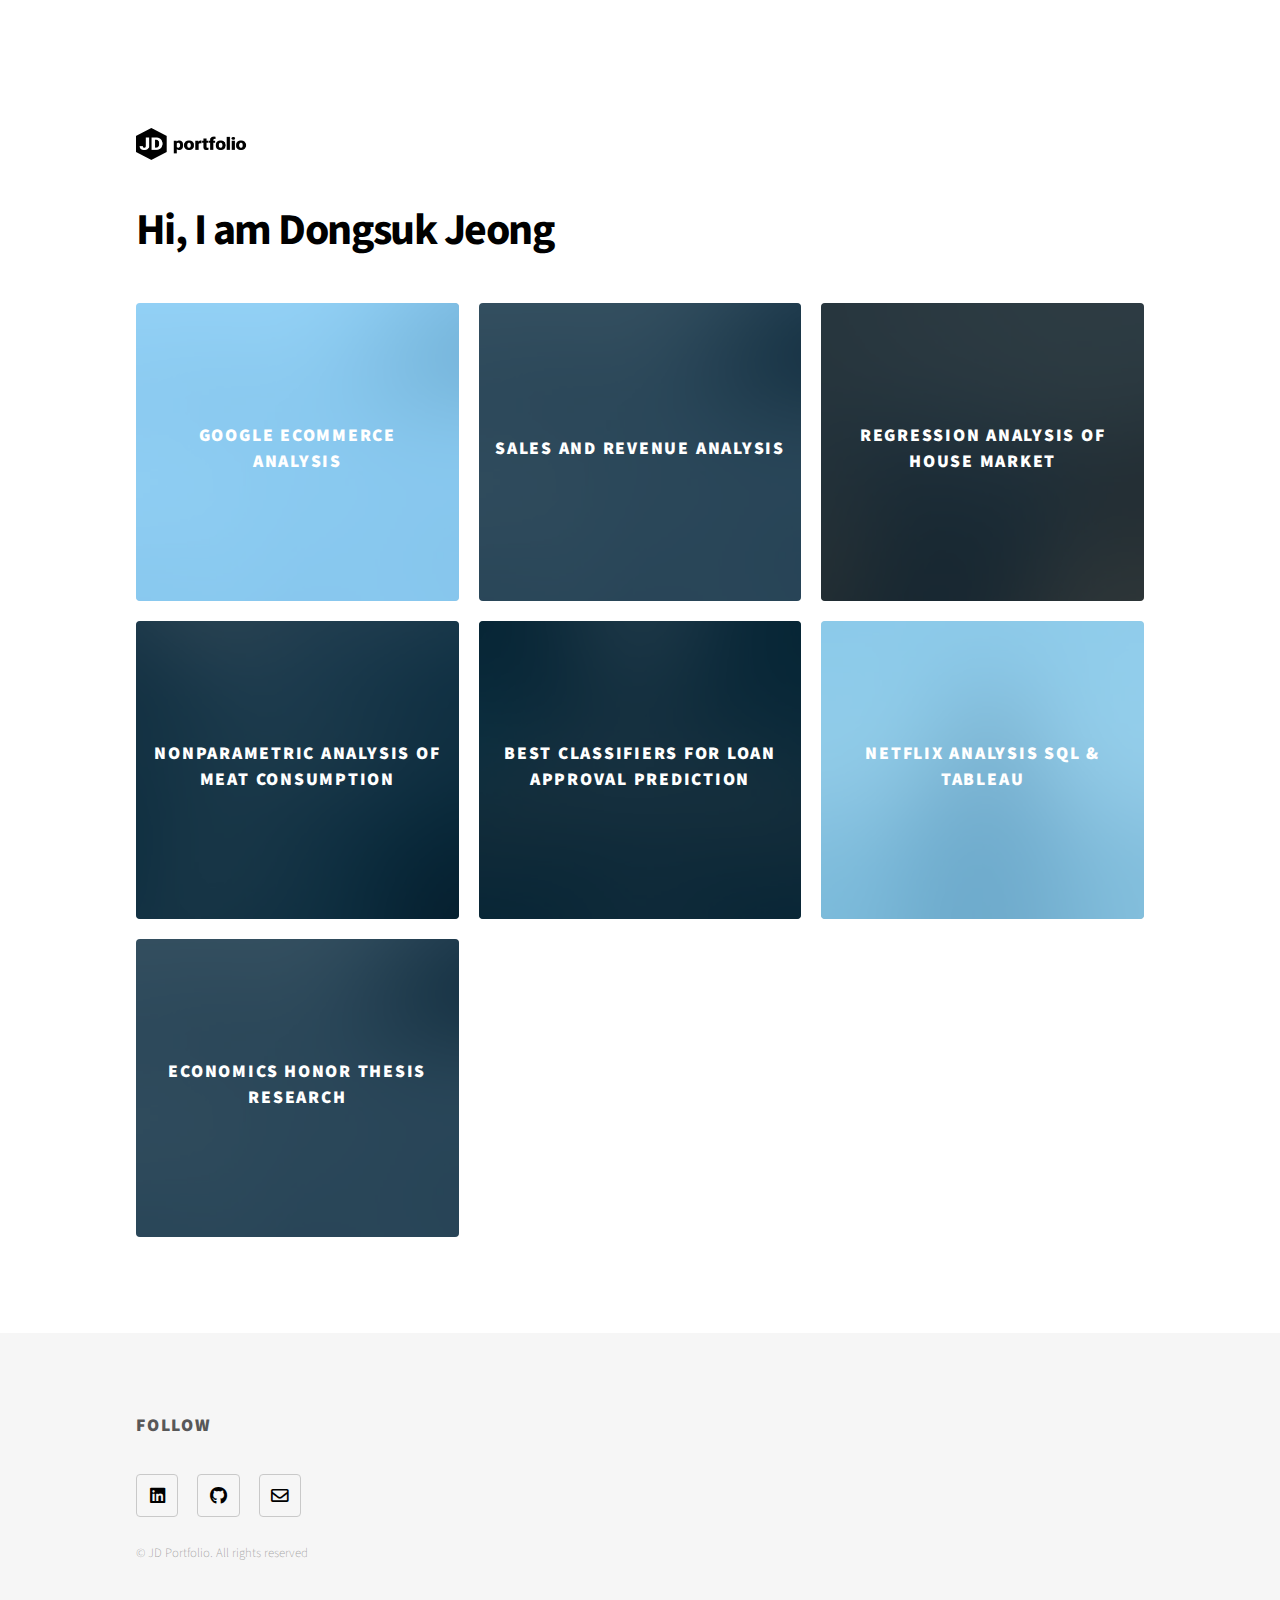
<file: index.html>
<!DOCTYPE HTML>

<html>
	<head>
		<title>JD's Portfolio</title>
		<meta charset="utf-8" />
		<meta name="viewport" content="width=device-width, initial-scale=1, user-scalable=no" />
		<link rel="stylesheet" href="assets/css/main.css" />
		<noscript><link rel="stylesheet" href="assets/css/noscript.css" /></noscript>			
	</head>
	<body class="is-preload">
		<!-- Wrapper -->
			<div id="wrapper">

				<!-- Header -->
					<header id="header">
						<div class="inner">
							<!-- Logo--> 
								<a href="index.html" class="logo">
									<span class="symbol"><img src="images/logo.png" alt="" /></span><span class="title"></span>
								</a>

							<!-- Nav -->
								<nav>
									<ul>
										<li><a href="#menu">Menu</a></li>
									</ul>
								</nav>
						</div>
					</header>

				<!-- Menu 
					<nav id="menu">
						<h2>Menu</h2>
						<ul>
							<li><a href="index.html">Home</a></li>
							<li><a href="generic.html">Ipsum veroeros</a></li>
							<li><a href="generic.html">Tempus etiam</a></li>
							<li><a href="generic.html">Consequat dolor</a></li>
							<li><a href="elements.html">Elements</a></li>
						</ul>
					</nav>-->

				<!-- Main -->
					<div id="main">
						<div class="inner">
							<header>
								<h1>Hi, I am Dongsuk Jeong</h1>															
							</header>
							
							<section class="tiles">
								<article class="style1">
									<span class="image">
										<img src="images/pic05.jpg" alt="" />
									</span>
									<a href="generic7.html">
										<h2>Google Ecommerce Analysis</h2>
										<div class="content">
											<p>September 2016 - May 2017</p>
										</div>
									</a>
								</article>
								<article class="style2">
									<span class="image">
										<img src="images/pic05.jpg" alt="" />
									</span>
									<a href="generic6.html">
										<h2>Sales and Revenue Analysis</h2>
										<div class="content">
											<p>September 2016 - May 2017</p>
										</div>
									</a>
								</article>	
								<article class="style3">
									<span class="image">
										<img src="images/pic01.jpg" alt="" />
									</span>
									<a href="generic5.html">
										<h2>Regression Analysis of House Market</h2>
										<div class="content">
											<p>February 2023 - May 2023</p>
										</div>
									</a>
								</article>
								<article class="style3">
									<span class="image">
										<img src="images/pic02.jpg" alt="" />
									</span>
									<a href="generic4.html">
										<h2>Nonparametric Analysis of Meat Consumption</h2>
										<div class="content">
											<p>March 2022 - May 2023</p>
										</div>
									</a>
								</article>
								<article class="style2">
									<span class="image">
										<img src="images/pic03.jpg" alt="" />
									</span>
									<a href="generic3.html">
										<h2>Best Classifiers for Loan Approval Prediction</h2>
										<div class="content">
											<p>April 2023</p>
										</div>
									</a>
								</article>
								<article class="style1">
									<span class="image">
										<img src="images/pic04.jpg" alt="" />
									</span>
									<a href="generic2.html">
										<h2>Netflix Analysis SQL & Tableau</h2>
										<div class="content">
											<p>November 2022</p>
										</div>
									</a>
								</article>
								<article class="style2">
									<span class="image">
										<img src="images/pic05.jpg" alt="" />
									</span>
									<a href="generic1.html">
										<h2>Economics Honor Thesis Research</h2>
										<div class="content">
											<p>September 2016 - May 2017</p>
										</div>
									</a>
								</article>														
							</section>
						</div>
					</div>

				<!-- Footer -->
					<footer id="footer">
						<div class="inner">
							<!--<section>
								<h2>Get in touch</h2>
								<div class="form">
									<div class="fields">
										<div class="field half">
											<input type="text" name="name" id="name" placeholder="Name" />
										</div>
										<div class="field half">
											<input type="email" name="email" id="email" placeholder="Email" />
										</div>
										<div class="field">
											<textarea name="message" id="message" placeholder="Message"></textarea>
										</div>
									</div>
									<ul class="actions">
										<button onclick="sendMail()" class="primary">send</button>
									</ul>
								</div>
							</section>-->
							<section>
								<h2>Follow</h2>
								<ul class="icons">
									<li><a href="https://www.linkedin.com/in/dj9678/" class="icon brands style2 fa-linkedin"><span class="label">Linkedin</span></a></li>
									<li><a href="https://github.com/dj9678" class="icon brands style2 fa-github"><span class="label">GitHub</span></a></li>
									<li><a href="mailto:dj9678@utexas.edu" class="icon style2 fa-solid fa-envelope"><span class="label">Email</span></a></li>
								</ul>
							</section>
							<ul class="copyright">
								<li>&copy; JD Portfolio. All rights reserved</li>
							</ul>
						</div>
					</footer>

			</div>

		<!-- Scripts -->
			<script src="assets/js/jquery.min.js"></script>
			<script src="assets/js/browser.min.js"></script>
			<script src="assets/js/breakpoints.min.js"></script>
			<script src="assets/js/util.js"></script>
			<script src="assets/js/main.js"></script>
	</body>
</html>
</file>
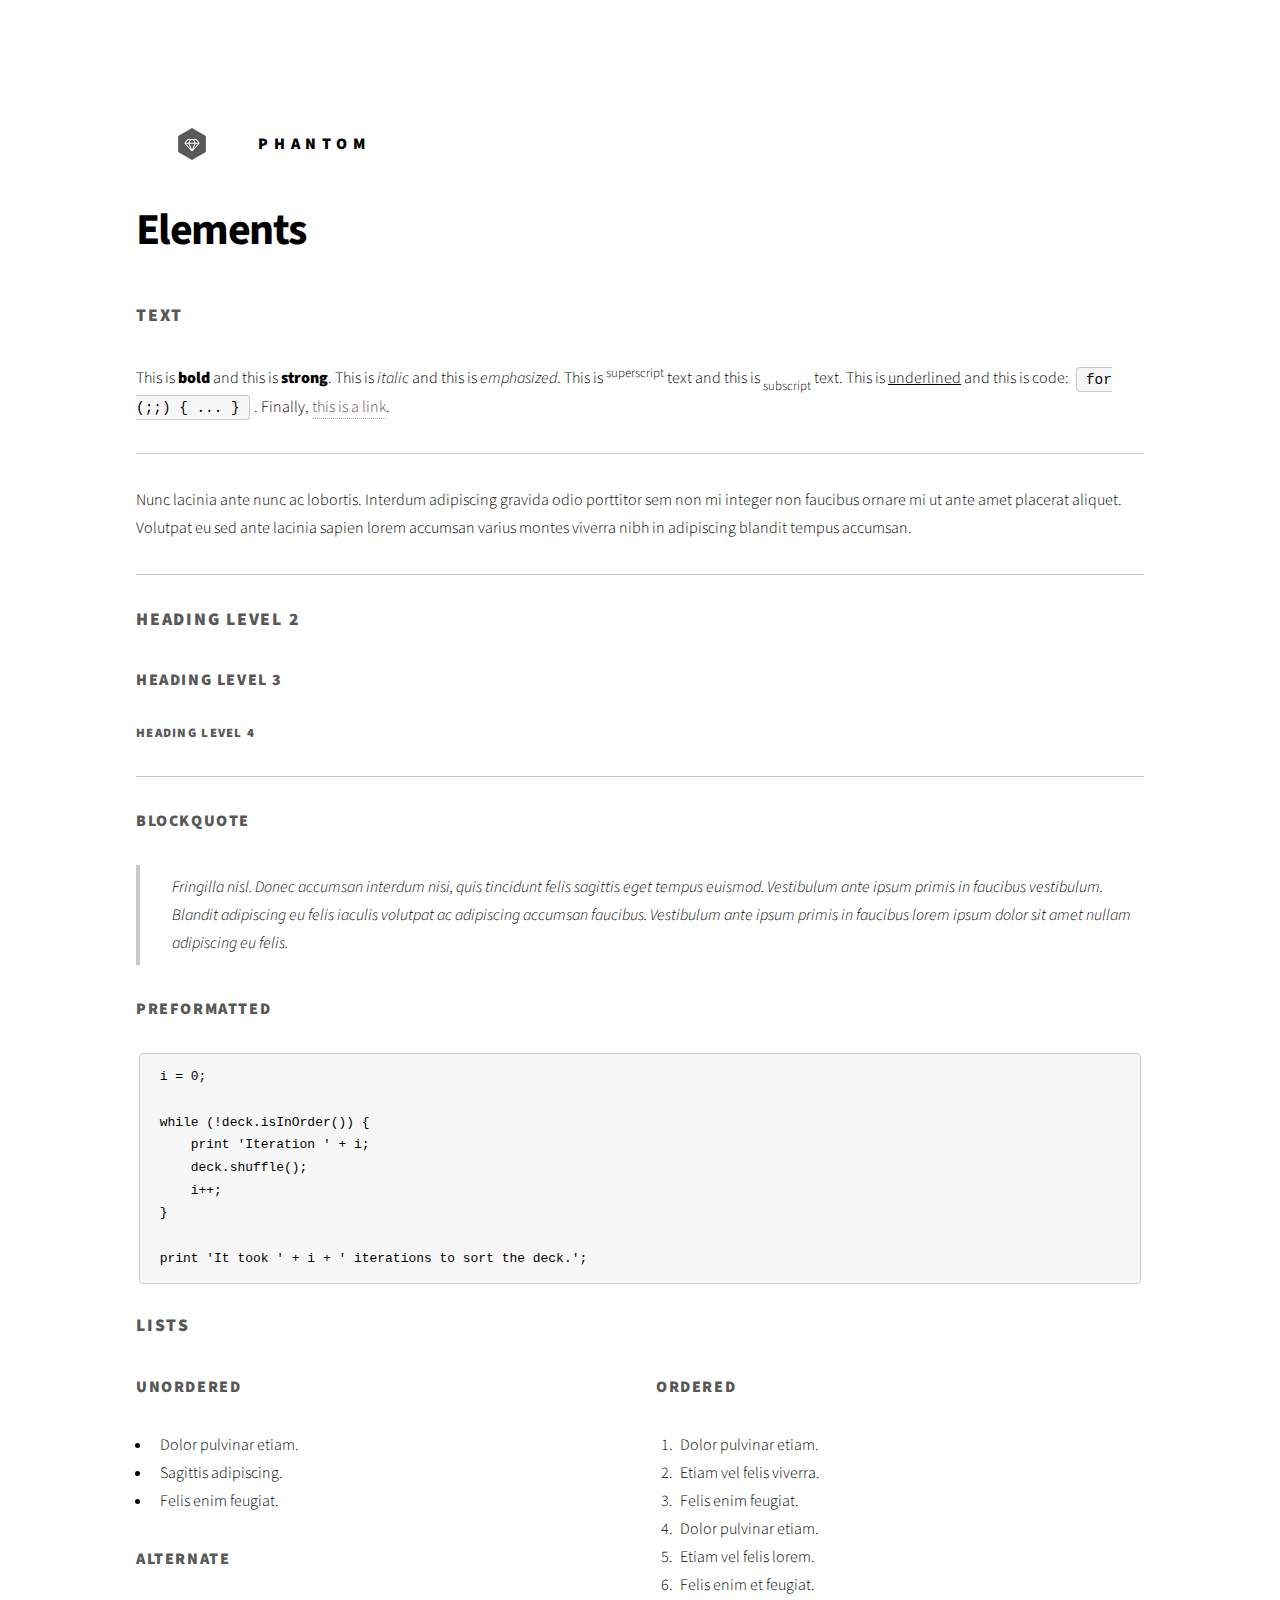
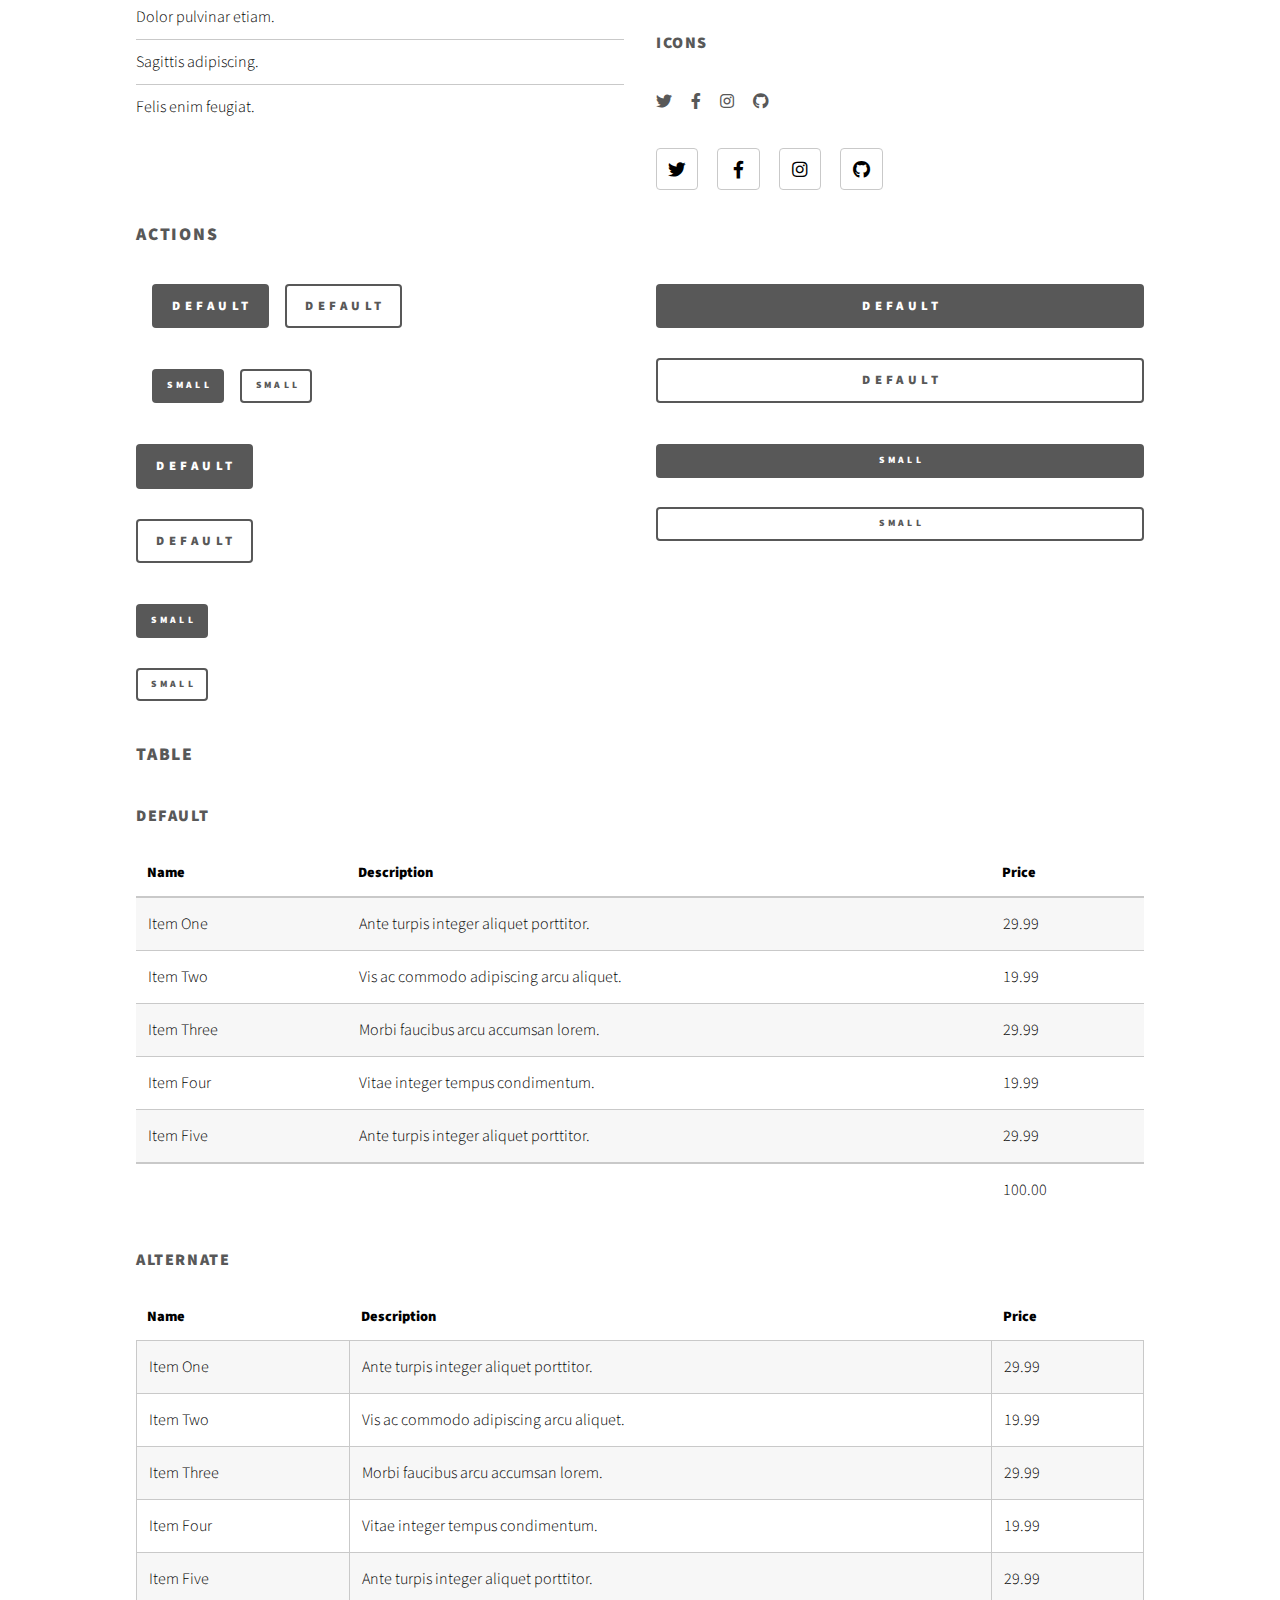
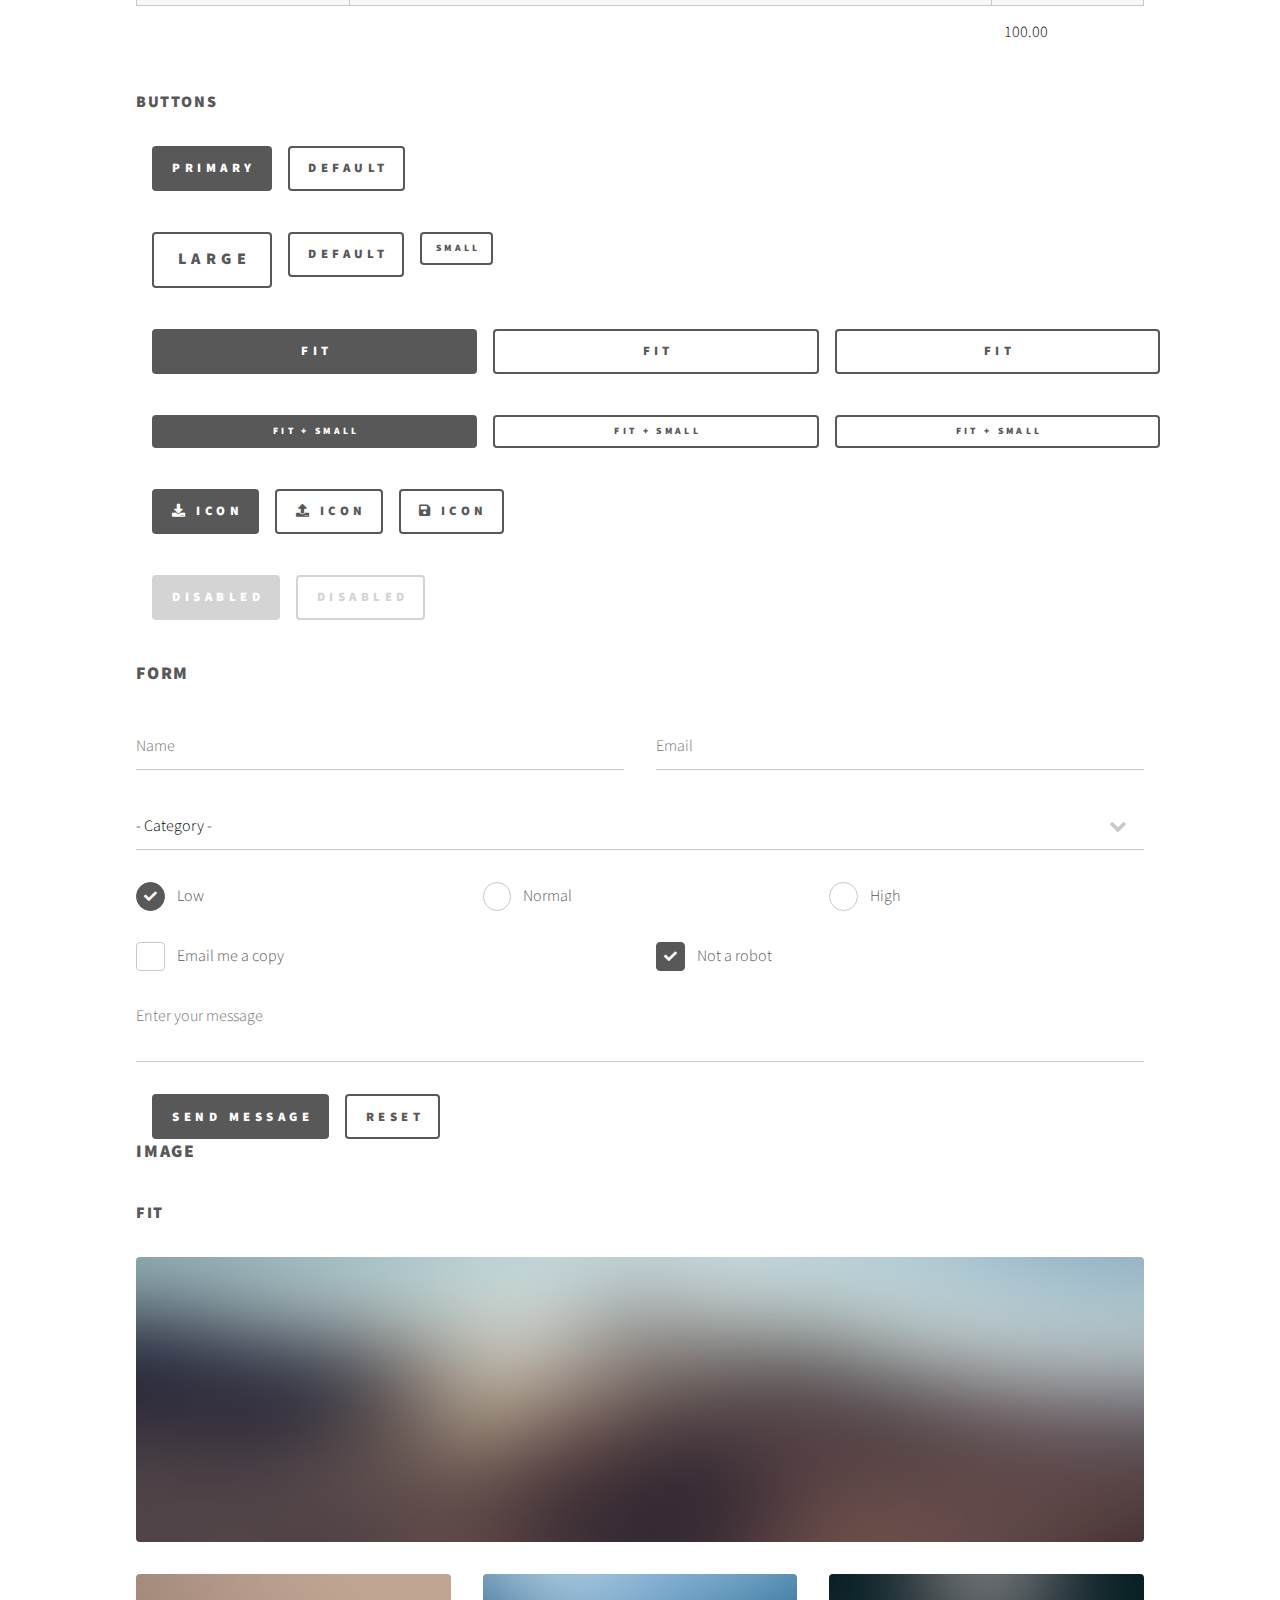
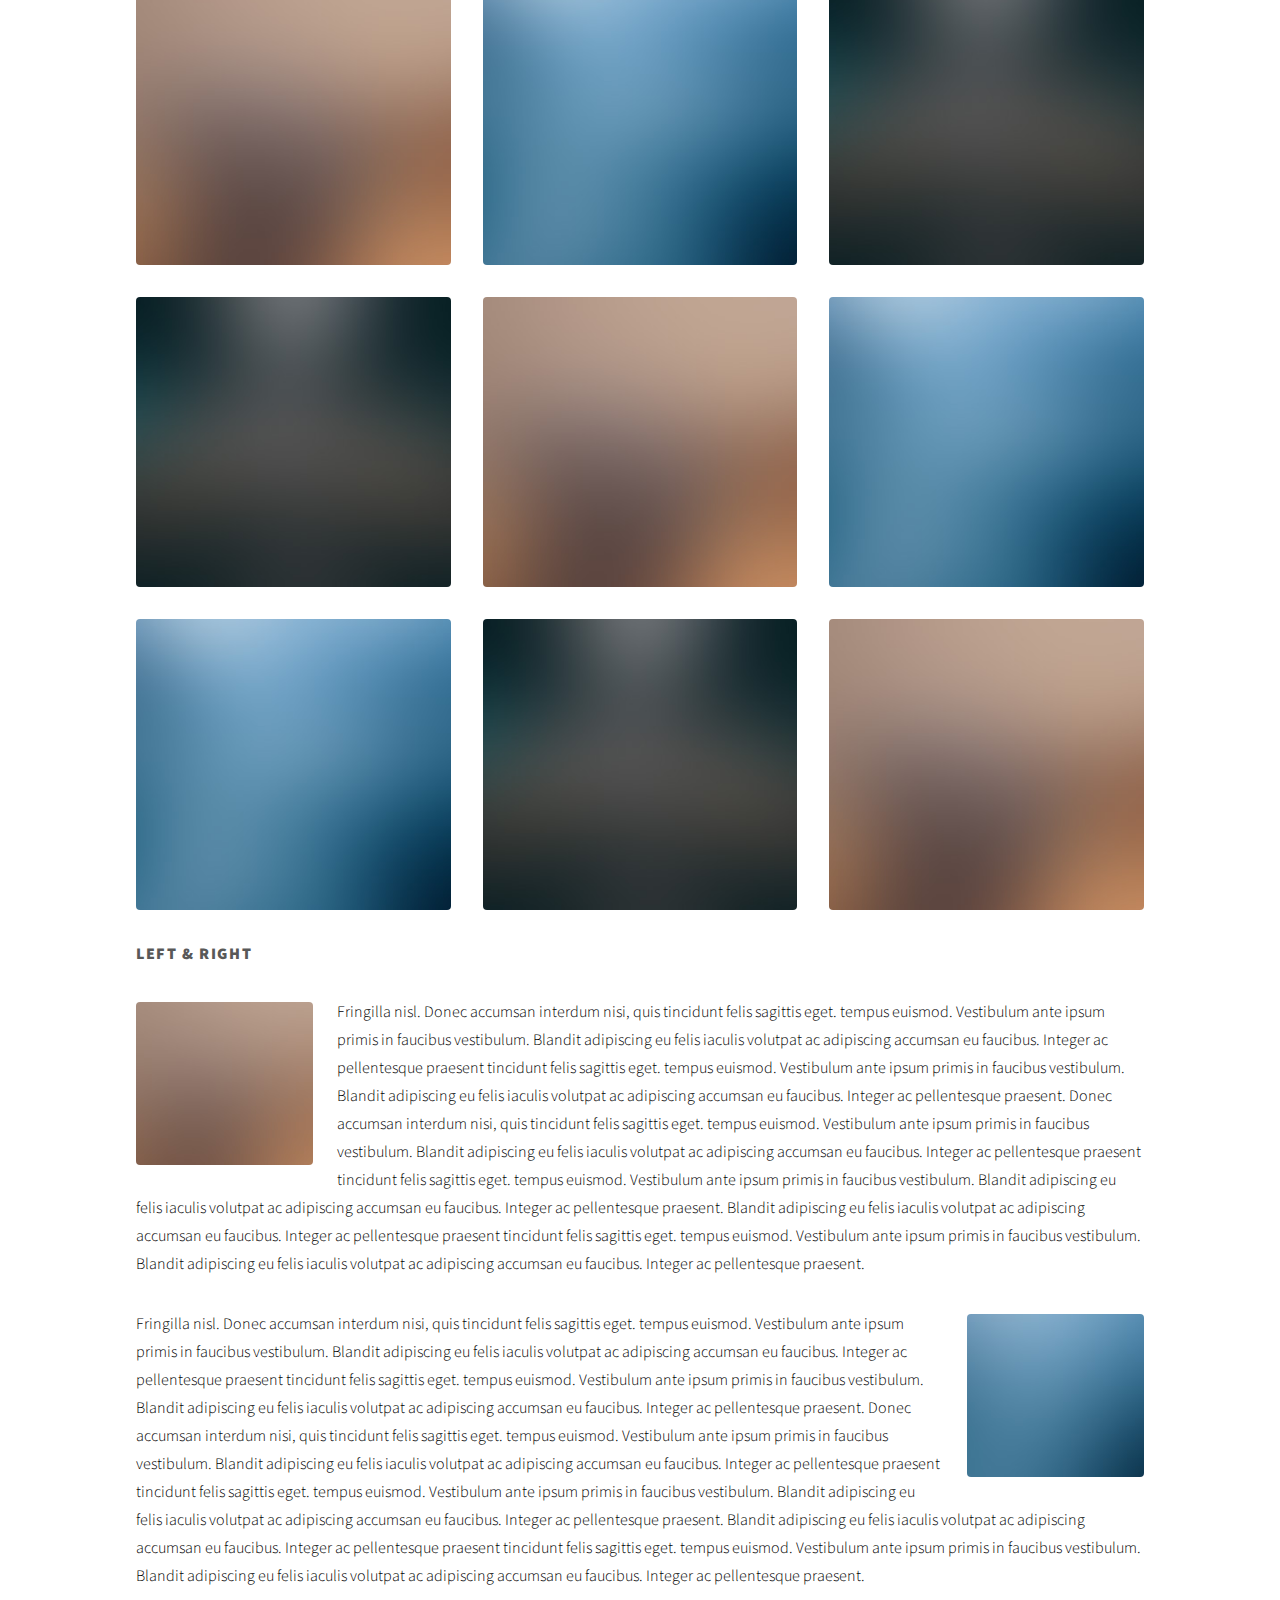
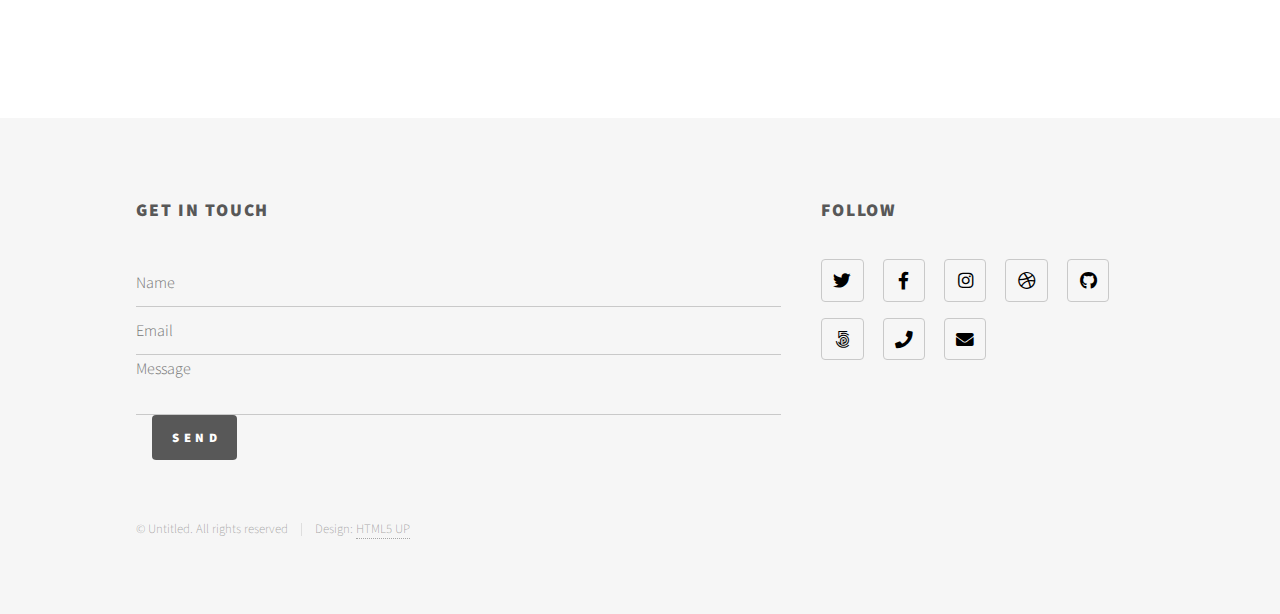
<file: elements.html>
<!DOCTYPE HTML>

<html>
	<head>
		<title>Elements - Phantom by HTML5 UP</title>
		<meta charset="utf-8" />
		<meta name="viewport" content="width=device-width, initial-scale=1, user-scalable=no" />
		<link rel="stylesheet" href="assets/css/main.css" />
		<noscript><link rel="stylesheet" href="assets/css/noscript.css" /></noscript>
	</head>
	<body class="is-preload">
		<!-- Wrapper -->
			<div id="wrapper">

				<!-- Header -->
					<header id="header">
						<div class="inner">

							<!-- Logo -->
								<a href="index.html" class="logo">
									<span class="symbol"><img src="images/logo.svg" alt="" /></span><span class="title">Phantom</span>
								</a>

							<!-- Nav -->
								<nav>
									<ul>
										<li><a href="#menu">Menu</a></li>
									</ul>
								</nav>

						</div>
					</header>

				<!-- Menu -->
					<nav id="menu">
						<h2>Menu</h2>
						<ul>
							<li><a href="index.html">Home</a></li>
							<li><a href="generic.html">Ipsum veroeros</a></li>
							<li><a href="generic.html">Tempus etiam</a></li>
							<li><a href="generic.html">Consequat dolor</a></li>
							<li><a href="elements.html">Elements</a></li>
						</ul>
					</nav>

				<!-- Main -->
					<div id="main">
						<div class="inner">
							<h1>Elements</h1>

							<!-- Text -->
								<section>
									<h2>Text</h2>
									<p>This is <b>bold</b> and this is <strong>strong</strong>. This is <i>italic</i> and this is <em>emphasized</em>.
									This is <sup>superscript</sup> text and this is <sub>subscript</sub> text.
									This is <u>underlined</u> and this is code: <code>for (;;) { ... }</code>. Finally, <a href="#">this is a link</a>.</p>
									<hr />
									<p>Nunc lacinia ante nunc ac lobortis. Interdum adipiscing gravida odio porttitor sem non mi integer non faucibus ornare mi ut ante amet placerat aliquet. Volutpat eu sed ante lacinia sapien lorem accumsan varius montes viverra nibh in adipiscing blandit tempus accumsan.</p>
									<hr />
									<h2>Heading Level 2</h2>
									<h3>Heading Level 3</h3>
									<h4>Heading Level 4</h4>
									<hr />
									<h3>Blockquote</h3>
									<blockquote>Fringilla nisl. Donec accumsan interdum nisi, quis tincidunt felis sagittis eget tempus euismod. Vestibulum ante ipsum primis in faucibus vestibulum. Blandit adipiscing eu felis iaculis volutpat ac adipiscing accumsan faucibus. Vestibulum ante ipsum primis in faucibus lorem ipsum dolor sit amet nullam adipiscing eu felis.</blockquote>
									<h3>Preformatted</h3>
									<pre><code>i = 0;

while (!deck.isInOrder()) {
    print 'Iteration ' + i;
    deck.shuffle();
    i++;
}

print 'It took ' + i + ' iterations to sort the deck.';</code></pre>
								</section>

							<!-- Lists -->
								<section>
									<h2>Lists</h2>
									<div class="row">
										<div class="col-6 col-12-medium">
											<h3>Unordered</h3>
											<ul>
												<li>Dolor pulvinar etiam.</li>
												<li>Sagittis adipiscing.</li>
												<li>Felis enim feugiat.</li>
											</ul>
											<h3>Alternate</h3>
											<ul class="alt">
												<li>Dolor pulvinar etiam.</li>
												<li>Sagittis adipiscing.</li>
												<li>Felis enim feugiat.</li>
											</ul>
										</div>
										<div class="col-6 col-12-medium">
											<h3>Ordered</h3>
											<ol>
												<li>Dolor pulvinar etiam.</li>
												<li>Etiam vel felis viverra.</li>
												<li>Felis enim feugiat.</li>
												<li>Dolor pulvinar etiam.</li>
												<li>Etiam vel felis lorem.</li>
												<li>Felis enim et feugiat.</li>
											</ol>
											<h3>Icons</h3>
											<ul class="icons">
												<li><a href="#" class="icon brands style1 fa-twitter"><span class="label">Twitter</span></a></li>
												<li><a href="#" class="icon brands style1 fa-facebook-f"><span class="label">Facebook</span></a></li>
												<li><a href="#" class="icon brands style1 fa-instagram"><span class="label">Instagram</span></a></li>
												<li><a href="#" class="icon brands style1 fa-github"><span class="label">Github</span></a></li>
											</ul>
											<ul class="icons">
												<li><a href="#" class="icon brands style2 fa-twitter"><span class="label">Twitter</span></a></li>
												<li><a href="#" class="icon brands style2 fa-facebook-f"><span class="label">Facebook</span></a></li>
												<li><a href="#" class="icon brands style2 fa-instagram"><span class="label">Instagram</span></a></li>
												<li><a href="#" class="icon brands style2 fa-github"><span class="label">Github</span></a></li>
											</ul>
										</div>
									</div>
									<h2>Actions</h2>
									<div class="row">
										<div class="col-6 col-12-medium">
											<ul class="actions">
												<li><a href="#" class="button primary">Default</a></li>
												<li><a href="#" class="button">Default</a></li>
											</ul>
											<ul class="actions small">
												<li><a href="#" class="button primary small">Small</a></li>
												<li><a href="#" class="button small">Small</a></li>
											</ul>
											<ul class="actions stacked">
												<li><a href="#" class="button primary">Default</a></li>
												<li><a href="#" class="button">Default</a></li>
											</ul>
											<ul class="actions stacked">
												<li><a href="#" class="button primary small">Small</a></li>
												<li><a href="#" class="button small">Small</a></li>
											</ul>
										</div>
										<div class="col-6 col-12-medium">
											<ul class="actions stacked">
												<li><a href="#" class="button primary fit">Default</a></li>
												<li><a href="#" class="button fit">Default</a></li>
											</ul>
											<ul class="actions stacked">
												<li><a href="#" class="button primary small fit">Small</a></li>
												<li><a href="#" class="button small fit">Small</a></li>
											</ul>
										</div>
									</div>
								</section>

							<!-- Table -->
								<section>
									<h2>Table</h2>
									<h3>Default</h3>
									<div class="table-wrapper">
										<table>
											<thead>
												<tr>
													<th>Name</th>
													<th>Description</th>
													<th>Price</th>
												</tr>
											</thead>
											<tbody>
												<tr>
													<td>Item One</td>
													<td>Ante turpis integer aliquet porttitor.</td>
													<td>29.99</td>
												</tr>
												<tr>
													<td>Item Two</td>
													<td>Vis ac commodo adipiscing arcu aliquet.</td>
													<td>19.99</td>
												</tr>
												<tr>
													<td>Item Three</td>
													<td> Morbi faucibus arcu accumsan lorem.</td>
													<td>29.99</td>
												</tr>
												<tr>
													<td>Item Four</td>
													<td>Vitae integer tempus condimentum.</td>
													<td>19.99</td>
												</tr>
												<tr>
													<td>Item Five</td>
													<td>Ante turpis integer aliquet porttitor.</td>
													<td>29.99</td>
												</tr>
											</tbody>
											<tfoot>
												<tr>
													<td colspan="2"></td>
													<td>100.00</td>
												</tr>
											</tfoot>
										</table>
									</div>

									<h3>Alternate</h3>
									<div class="table-wrapper">
										<table class="alt">
											<thead>
												<tr>
													<th>Name</th>
													<th>Description</th>
													<th>Price</th>
												</tr>
											</thead>
											<tbody>
												<tr>
													<td>Item One</td>
													<td>Ante turpis integer aliquet porttitor.</td>
													<td>29.99</td>
												</tr>
												<tr>
													<td>Item Two</td>
													<td>Vis ac commodo adipiscing arcu aliquet.</td>
													<td>19.99</td>
												</tr>
												<tr>
													<td>Item Three</td>
													<td> Morbi faucibus arcu accumsan lorem.</td>
													<td>29.99</td>
												</tr>
												<tr>
													<td>Item Four</td>
													<td>Vitae integer tempus condimentum.</td>
													<td>19.99</td>
												</tr>
												<tr>
													<td>Item Five</td>
													<td>Ante turpis integer aliquet porttitor.</td>
													<td>29.99</td>
												</tr>
											</tbody>
											<tfoot>
												<tr>
													<td colspan="2"></td>
													<td>100.00</td>
												</tr>
											</tfoot>
										</table>
									</div>
								</section>

							<!-- Buttons -->
								<section>
									<h3>Buttons</h3>
									<ul class="actions">
										<li><a href="#" class="button primary">Primary</a></li>
										<li><a href="#" class="button">Default</a></li>
									</ul>
									<ul class="actions">
										<li><a href="#" class="button large">Large</a></li>
										<li><a href="#" class="button">Default</a></li>
										<li><a href="#" class="button small">Small</a></li>
									</ul>
									<ul class="actions fit">
										<li><a href="#" class="button primary fit">Fit</a></li>
										<li><a href="#" class="button fit">Fit</a></li>
										<li><a href="#" class="button fit">Fit</a></li>
									</ul>
									<ul class="actions fit small">
										<li><a href="#" class="button primary fit small">Fit + Small</a></li>
										<li><a href="#" class="button fit small">Fit + Small</a></li>
										<li><a href="#" class="button fit small">Fit + Small</a></li>
									</ul>
									<ul class="actions">
										<li><a href="#" class="button primary icon solid fa-download">Icon</a></li>
										<li><a href="#" class="button icon solid fa-upload">Icon</a></li>
										<li><a href="#" class="button icon solid fa-save">Icon</a></li>
									</ul>
									<ul class="actions">
										<li><span class="button primary disabled">Disabled</span></li>
										<li><span class="button disabled">Disabled</span></li>
									</ul>
								</section>

							<!-- Form -->
								<section>
									<h2>Form</h2>
									<form method="post" action="#">
										<div class="row gtr-uniform">
											<div class="col-6 col-12-xsmall">
												<input type="text" name="demo-name" id="demo-name" value="" placeholder="Name" />
											</div>
											<div class="col-6 col-12-xsmall">
												<input type="email" name="demo-email" id="demo-email" value="" placeholder="Email" />
											</div>
											<div class="col-12">
												<select name="demo-category" id="demo-category">
													<option value="">- Category -</option>
													<option value="1">Manufacturing</option>
													<option value="1">Shipping</option>
													<option value="1">Administration</option>
													<option value="1">Human Resources</option>
												</select>
											</div>
											<div class="col-4 col-12-small">
												<input type="radio" id="demo-priority-low" name="demo-priority" checked>
												<label for="demo-priority-low">Low</label>
											</div>
											<div class="col-4 col-12-small">
												<input type="radio" id="demo-priority-normal" name="demo-priority">
												<label for="demo-priority-normal">Normal</label>
											</div>
											<div class="col-4 col-12-small">
												<input type="radio" id="demo-priority-high" name="demo-priority">
												<label for="demo-priority-high">High</label>
											</div>
											<div class="col-6 col-12-small">
												<input type="checkbox" id="demo-copy" name="demo-copy">
												<label for="demo-copy">Email me a copy</label>
											</div>
											<div class="col-6 col-12-small">
												<input type="checkbox" id="demo-human" name="demo-human" checked>
												<label for="demo-human">Not a robot</label>
											</div>
											<div class="col-12">
												<textarea name="demo-message" id="demo-message" placeholder="Enter your message" rows="6"></textarea>
											</div>
											<div class="col-12">
												<ul class="actions">
													<li><input type="submit" value="Send Message" class="primary" /></li>
													<li><input type="reset" value="Reset" /></li>
												</ul>
											</div>
										</div>
									</form>
								</section>

							<!-- Image -->
								<section>
									<h2>Image</h2>
									<h3>Fit</h3>
									<div class="box alt">
										<div class="row gtr-uniform">
											<div class="col-12"><span class="image fit"><img src="images/pic13.jpg" alt="" /></span></div>
											<div class="col-4"><span class="image fit"><img src="images/pic01.jpg" alt="" /></span></div>
											<div class="col-4"><span class="image fit"><img src="images/pic02.jpg" alt="" /></span></div>
											<div class="col-4"><span class="image fit"><img src="images/pic03.jpg" alt="" /></span></div>
											<div class="col-4"><span class="image fit"><img src="images/pic03.jpg" alt="" /></span></div>
											<div class="col-4"><span class="image fit"><img src="images/pic01.jpg" alt="" /></span></div>
											<div class="col-4"><span class="image fit"><img src="images/pic02.jpg" alt="" /></span></div>
											<div class="col-4"><span class="image fit"><img src="images/pic02.jpg" alt="" /></span></div>
											<div class="col-4"><span class="image fit"><img src="images/pic03.jpg" alt="" /></span></div>
											<div class="col-4"><span class="image fit"><img src="images/pic01.jpg" alt="" /></span></div>
										</div>
									</div>
									<h3>Left &amp; Right</h3>
									<p><span class="image left"><img src="images/pic14.jpg" alt="" /></span>Fringilla nisl. Donec accumsan interdum nisi, quis tincidunt felis sagittis eget. tempus euismod. Vestibulum ante ipsum primis in faucibus vestibulum. Blandit adipiscing eu felis iaculis volutpat ac adipiscing accumsan eu faucibus. Integer ac pellentesque praesent tincidunt felis sagittis eget. tempus euismod. Vestibulum ante ipsum primis in faucibus vestibulum. Blandit adipiscing eu felis iaculis volutpat ac adipiscing accumsan eu faucibus. Integer ac pellentesque praesent. Donec accumsan interdum nisi, quis tincidunt felis sagittis eget. tempus euismod. Vestibulum ante ipsum primis in faucibus vestibulum. Blandit adipiscing eu felis iaculis volutpat ac adipiscing accumsan eu faucibus. Integer ac pellentesque praesent tincidunt felis sagittis eget. tempus euismod. Vestibulum ante ipsum primis in faucibus vestibulum. Blandit adipiscing eu felis iaculis volutpat ac adipiscing accumsan eu faucibus. Integer ac pellentesque praesent. Blandit adipiscing eu felis iaculis volutpat ac adipiscing accumsan eu faucibus. Integer ac pellentesque praesent tincidunt felis sagittis eget. tempus euismod. Vestibulum ante ipsum primis in faucibus vestibulum. Blandit adipiscing eu felis iaculis volutpat ac adipiscing accumsan eu faucibus. Integer ac pellentesque praesent.</p>
									<p><span class="image right"><img src="images/pic15.jpg" alt="" /></span>Fringilla nisl. Donec accumsan interdum nisi, quis tincidunt felis sagittis eget. tempus euismod. Vestibulum ante ipsum primis in faucibus vestibulum. Blandit adipiscing eu felis iaculis volutpat ac adipiscing accumsan eu faucibus. Integer ac pellentesque praesent tincidunt felis sagittis eget. tempus euismod. Vestibulum ante ipsum primis in faucibus vestibulum. Blandit adipiscing eu felis iaculis volutpat ac adipiscing accumsan eu faucibus. Integer ac pellentesque praesent. Donec accumsan interdum nisi, quis tincidunt felis sagittis eget. tempus euismod. Vestibulum ante ipsum primis in faucibus vestibulum. Blandit adipiscing eu felis iaculis volutpat ac adipiscing accumsan eu faucibus. Integer ac pellentesque praesent tincidunt felis sagittis eget. tempus euismod. Vestibulum ante ipsum primis in faucibus vestibulum. Blandit adipiscing eu felis iaculis volutpat ac adipiscing accumsan eu faucibus. Integer ac pellentesque praesent. Blandit adipiscing eu felis iaculis volutpat ac adipiscing accumsan eu faucibus. Integer ac pellentesque praesent tincidunt felis sagittis eget. tempus euismod. Vestibulum ante ipsum primis in faucibus vestibulum. Blandit adipiscing eu felis iaculis volutpat ac adipiscing accumsan eu faucibus. Integer ac pellentesque praesent.</p>
								</section>

						</div>
					</div>

				<!-- Footer -->
					<footer id="footer">
						<div class="inner">
							<section>
								<h2>Get in touch</h2>
								<form method="post" action="#">
									<div class="fields">
										<div class="field half">
											<input type="text" name="name" id="name" placeholder="Name" />
										</div>
										<div class="field half">
											<input type="email" name="email" id="email" placeholder="Email" />
										</div>
										<div class="field">
											<textarea name="message" id="message" placeholder="Message"></textarea>
										</div>
									</div>
									<ul class="actions">
										<li><input type="submit" value="Send" class="primary" /></li>
									</ul>
								</form>
							</section>
							<section>
								<h2>Follow</h2>
								<ul class="icons">
									<li><a href="#" class="icon brands style2 fa-twitter"><span class="label">Twitter</span></a></li>
									<li><a href="#" class="icon brands style2 fa-facebook-f"><span class="label">Facebook</span></a></li>
									<li><a href="#" class="icon brands style2 fa-instagram"><span class="label">Instagram</span></a></li>
									<li><a href="#" class="icon brands style2 fa-dribbble"><span class="label">Dribbble</span></a></li>
									<li><a href="#" class="icon brands style2 fa-github"><span class="label">GitHub</span></a></li>
									<li><a href="#" class="icon brands style2 fa-500px"><span class="label">500px</span></a></li>
									<li><a href="#" class="icon solid style2 fa-phone"><span class="label">Phone</span></a></li>
									<li><a href="#" class="icon solid style2 fa-envelope"><span class="label">Email</span></a></li>
								</ul>
							</section>
							<ul class="copyright">
								<li>&copy; Untitled. All rights reserved</li><li>Design: <a href="http://html5up.net">HTML5 UP</a></li>
							</ul>
						</div>
					</footer>

			</div>

		<!-- Scripts -->
			<script src="assets/js/jquery.min.js"></script>
			<script src="assets/js/browser.min.js"></script>
			<script src="assets/js/breakpoints.min.js"></script>
			<script src="assets/js/util.js"></script>
			<script src="assets/js/main.js"></script>

	</body>
</html>
</file>
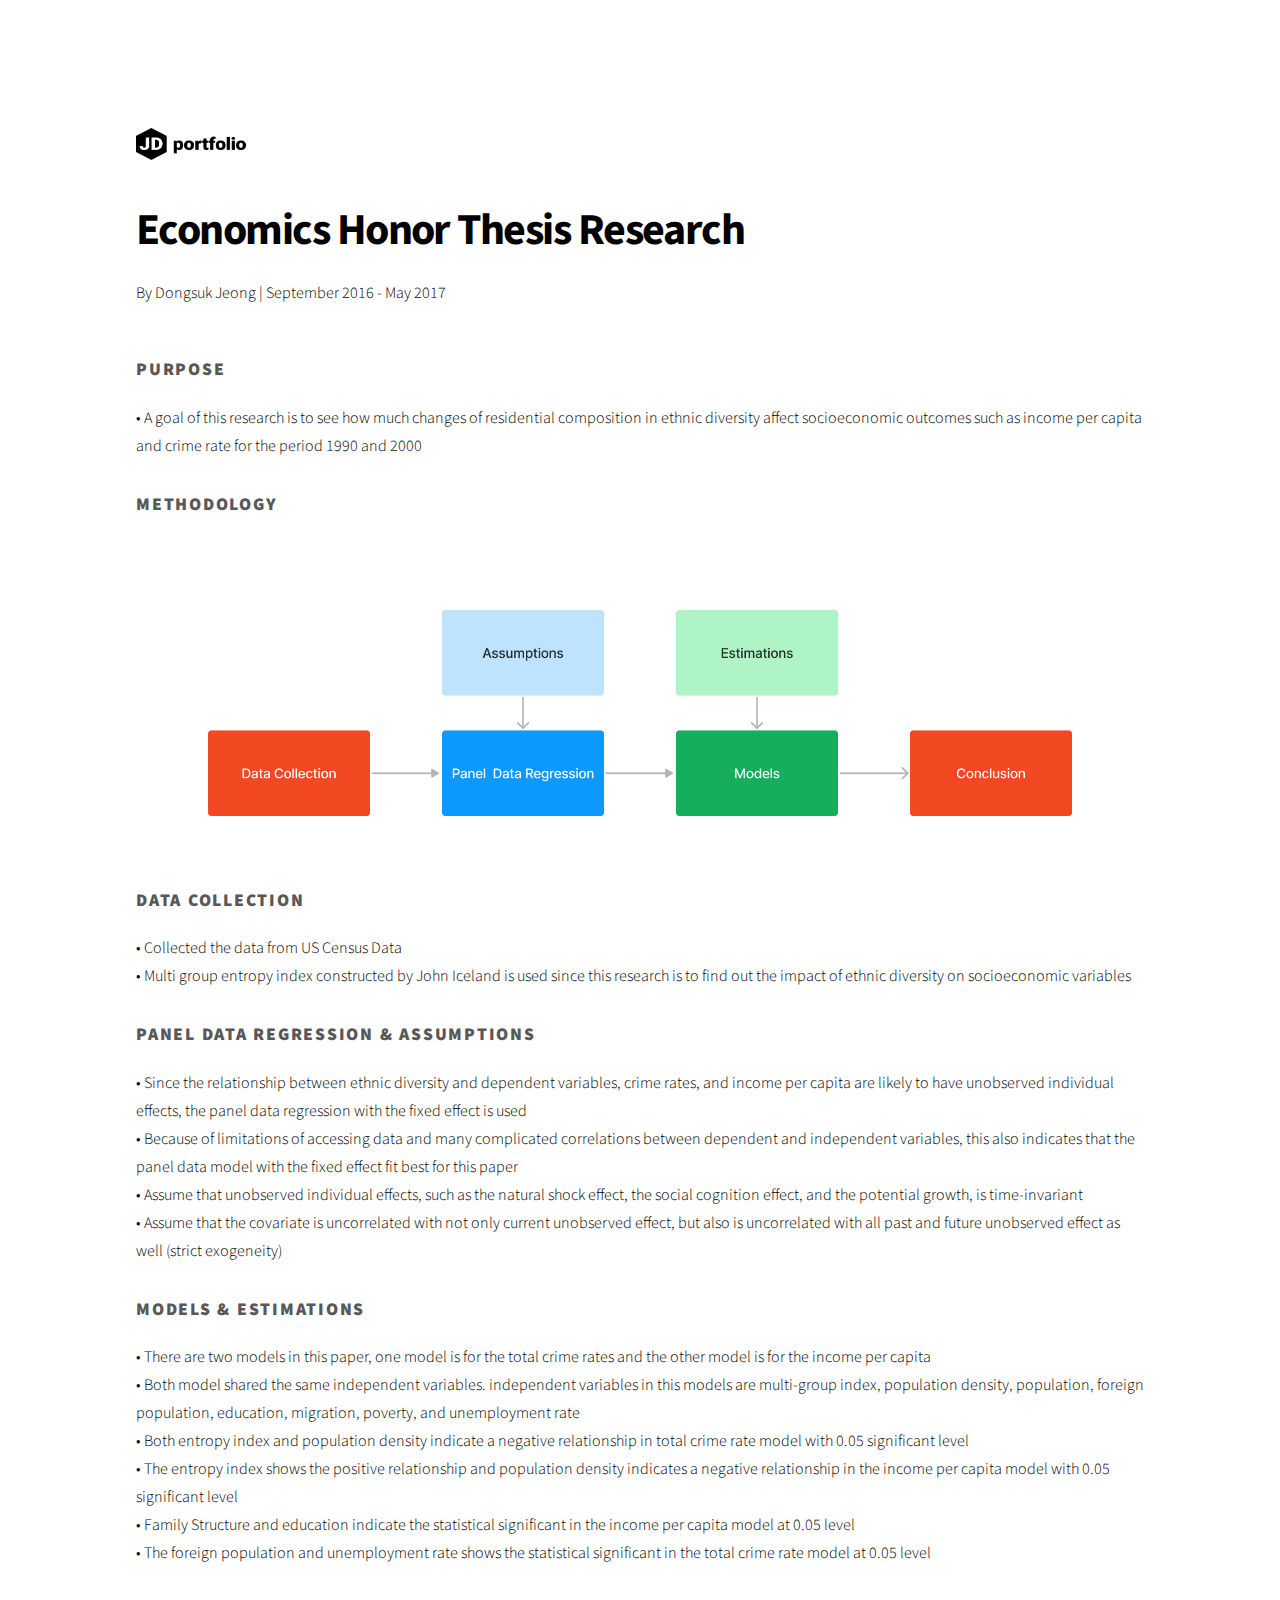
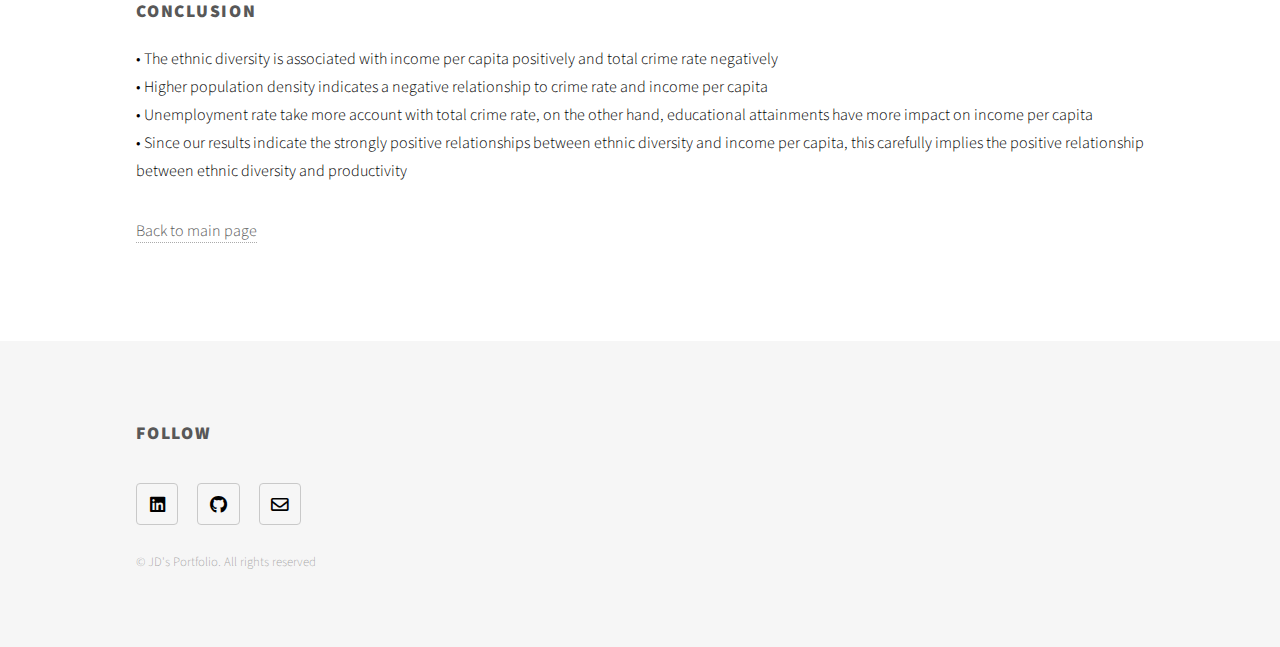
<file: generic1.html>
<!DOCTYPE HTML>

<html>
	<head>
		<title>JD's Portfolio</title>
		<meta charset="utf-8" />
		<meta name="viewport" content="width=device-width, initial-scale=1, user-scalable=no" />
		<link rel="stylesheet" href="assets/css/main.css" />
		<noscript><link rel="stylesheet" href="assets/css/noscript.css" /></noscript>
	</head>
	<body class="is-preload">
		<!-- Wrapper -->
			<div id="wrapper">

				<!-- Header -->
					<header id="header">
						<div class="inner">

							<!-- Logo -->
								<a href="index.html" class="logo">
									<span class="symbol"><img src="images/logo.png" alt="" /></span><span class="title"></span>
								</a>

							<!-- Nav -->
								<nav>
									<ul>
										<li><a href="#menu">Menu</a></li>
									</ul>
								</nav>

						</div>
					</header>

				<!-- Menu 
					<nav id="menu">
						<h2>Menu</h2>
						<ul>
							<li><a href="index.html">Home</a></li>
							<li><a href="generic.html">Ipsum veroeros</a></li>
							<li><a href="generic.html">Tempus etiam</a></li>
							<li><a href="generic.html">Consequat dolor</a></li>
							<li><a href="elements.html">Elements</a></li>
						</ul>
					</nav>-->					

				<!-- Main -->
				<div id="main">
					<div class="inner">
						<div class="project_title">
							<h1>Economics Honor Thesis Research</h1>								
							<p>By Dongsuk Jeong | September 2016 - May 2017</p>							
						</div>
						<div class="project_body">
							<h2>Purpose</h2>
							<p>
								• A goal of this research is to see how much changes of residential composition in ethnic
								diversity affect socioeconomic outcomes such as income per capita and crime rate for the
								period 1990 and 2000
							</p>

							<h2>Methodology</h2>								
							<span class="image main"><img src="images/Portfolio_Methodology5.jpg" alt="" /></span>
							
							<h2>Data Collection</h2>
							<p>
								• Collected the data from US Census Data<br>
								• Multi group entropy index constructed by John Iceland is used since this research is to find out the impact of ethnic diversity on socioeconomic variables<br>								
							</p>

							<h2>Panel Data Regression & Assumptions</h2>
							<p>
								• Since the relationship between ethnic diversity and dependent variables, crime rates, and	income per capita are likely to have unobserved individual effects, 
								the panel data regression with the fixed effect is used<br>
								• Because of limitations of accessing data and many complicated correlations between dependent and independent variables, this also indicates that the panel data model with the fixed effect fit best for this paper<br>
								• Assume that unobserved individual effects, such as the natural shock effect, the social cognition effect, and the potential growth, is time-invariant<br>
								• Assume that the covariate is uncorrelated with not only current unobserved effect, but also is uncorrelated with all past and future unobserved effect as well (strict exogeneity) 
							</p>

							<h2>Models & Estimations</h2>
							<p>
								• There are two models in this paper, one model is for the total crime rates and the other model is for the income per capita<br>
								• Both model shared the same independent variables. independent variables in this models are multi-group index, population density, population, foreign population, education, migration, poverty, and unemployment rate<br>
								• Both entropy index and population density indicate a negative relationship in total crime rate model with 0.05 significant level<br>
								• The entropy index shows the positive relationship and population density indicates a negative relationship in the income per capita model with 0.05 significant level<br>
								• Family Structure and education indicate the statistical significant in the income per capita model at 0.05 level<br>
								• The foreign population and unemployment rate shows the statistical significant in the total crime rate model at 0.05 level								
							</p>

							<h2>Conclusion</h2>
							<p>
								• The ethnic diversity is associated with income per capita positively and total crime rate negatively<br>
								• Higher population density indicates a negative relationship to crime rate and income per capita<br>
								• Unemployment rate take more account with total crime rate, on the other hand, educational attainments have more impact on income per capita<br>
								• Since our results indicate the strongly positive relationships between ethnic diversity and income per capita, this carefully implies the positive relationship between ethnic diversity and productivity
							</p>

							<a href="index.html">Back to main page</a>
						</div>
					</div>
				</div>

				<!-- Footer -->
					<footer id="footer">
						<div class="inner">
							<!--<section>
								<h2>Get in touch</h2>
								<form method="post" action="#">
									<div class="fields">
										<div class="field half">
											<input type="text" name="name" id="name" placeholder="Name" />
										</div>
										<div class="field half">
											<input type="email" name="email" id="email" placeholder="Email" />
										</div>
										<div class="field">
											<textarea name="message" id="message" placeholder="Message"></textarea>
										</div>
									</div>
									<ul class="actions">
										<li><input type="submit" value="Send" class="primary" /></li>
									</ul>
								</form>
							</section>-->
							<section>
								<h2>Follow</h2>
								<ul class="icons">
									<li><a href="https://www.linkedin.com/in/dj9678/" class="icon brands style2 fa-linkedin"><span class="label">Linkedin</span></a></li>
									<li><a href="https://github.com/dj9678" class="icon brands style2 fa-github"><span class="label">GitHub</span></a></li>
									<li><a href="mailto:dj9678@utexas.edu" class="icon style2 fa-solid fa-envelope"><span class="label">Email</span></a></li>
								</ul>
							</section>
							<ul class="copyright">
								<li>&copy; JD's Portfolio. All rights reserved</li>
							</ul>
						</div>
					</footer>

			</div>

		<!-- Scripts -->
			<script src="assets/js/jquery.min.js"></script>
			<script src="assets/js/browser.min.js"></script>
			<script src="assets/js/breakpoints.min.js"></script>
			<script src="assets/js/util.js"></script>
			<script src="assets/js/main.js"></script>

	</body>
</html>
</file>
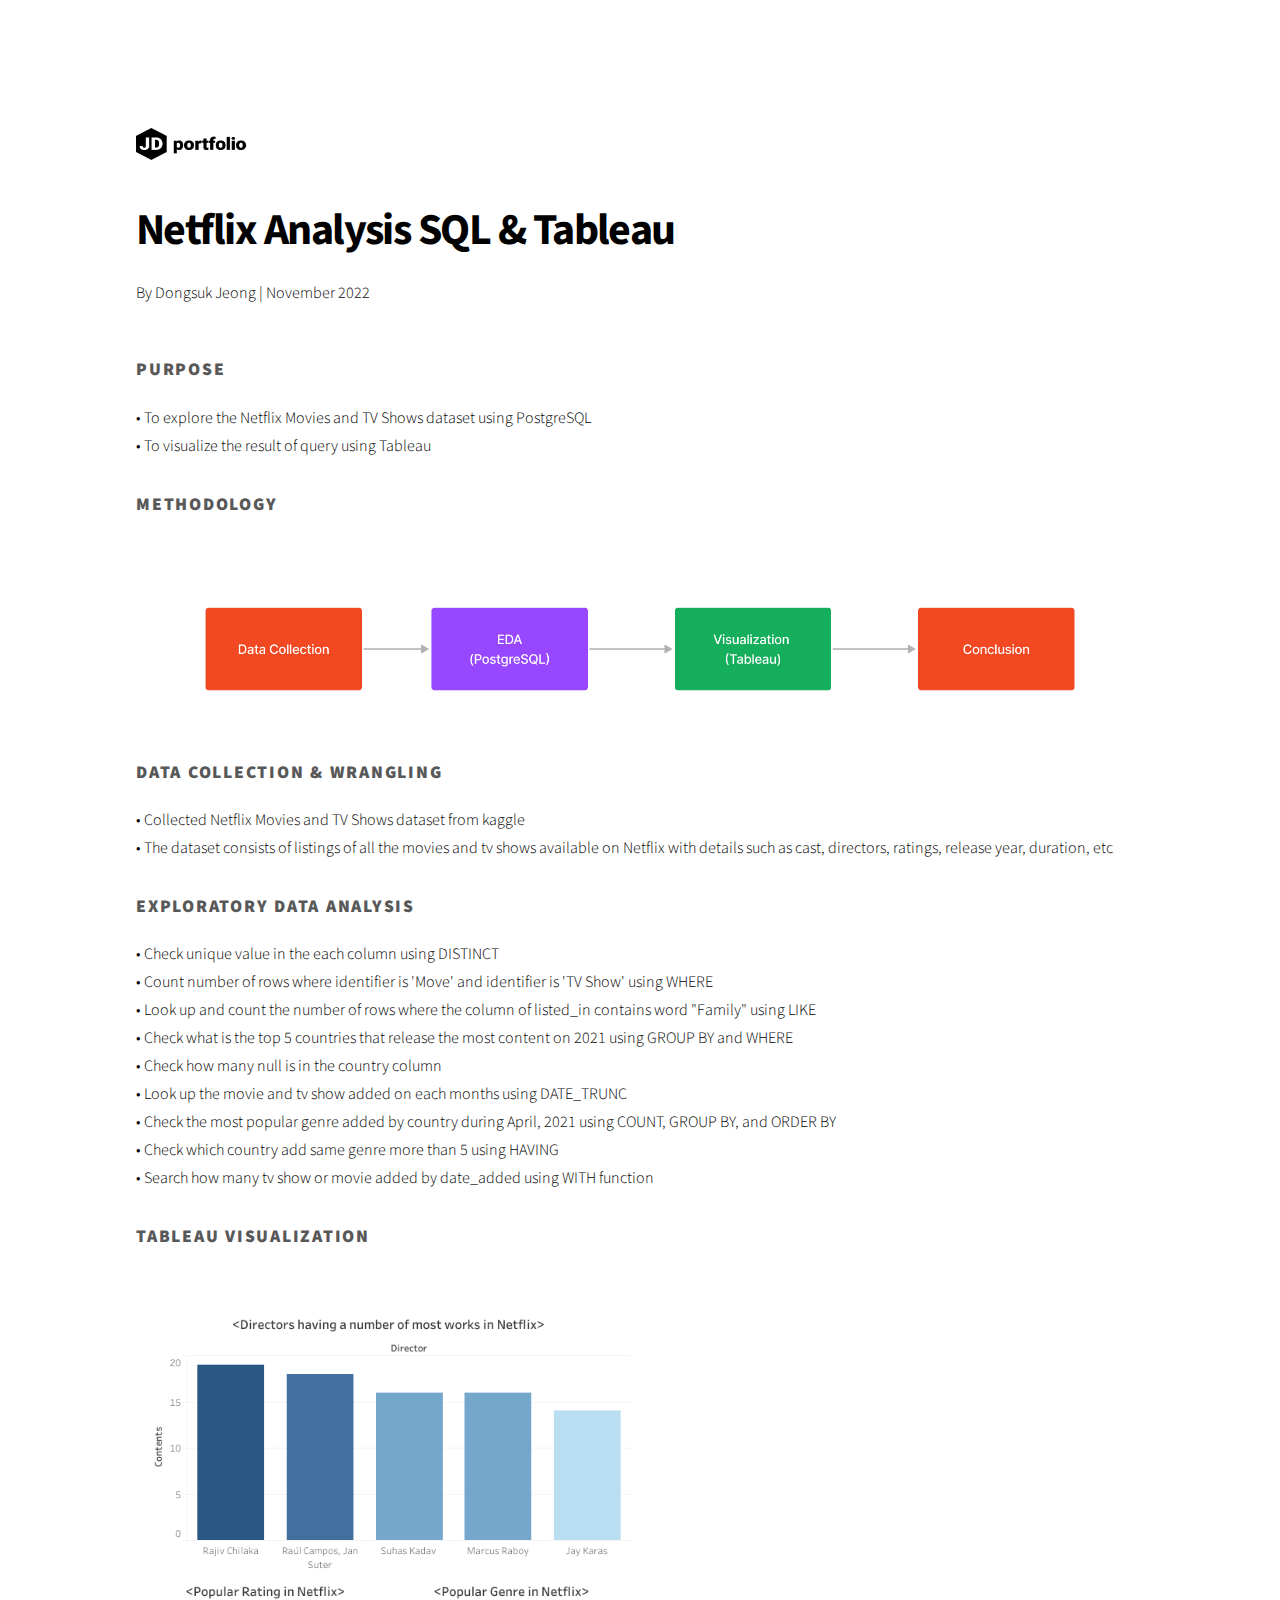
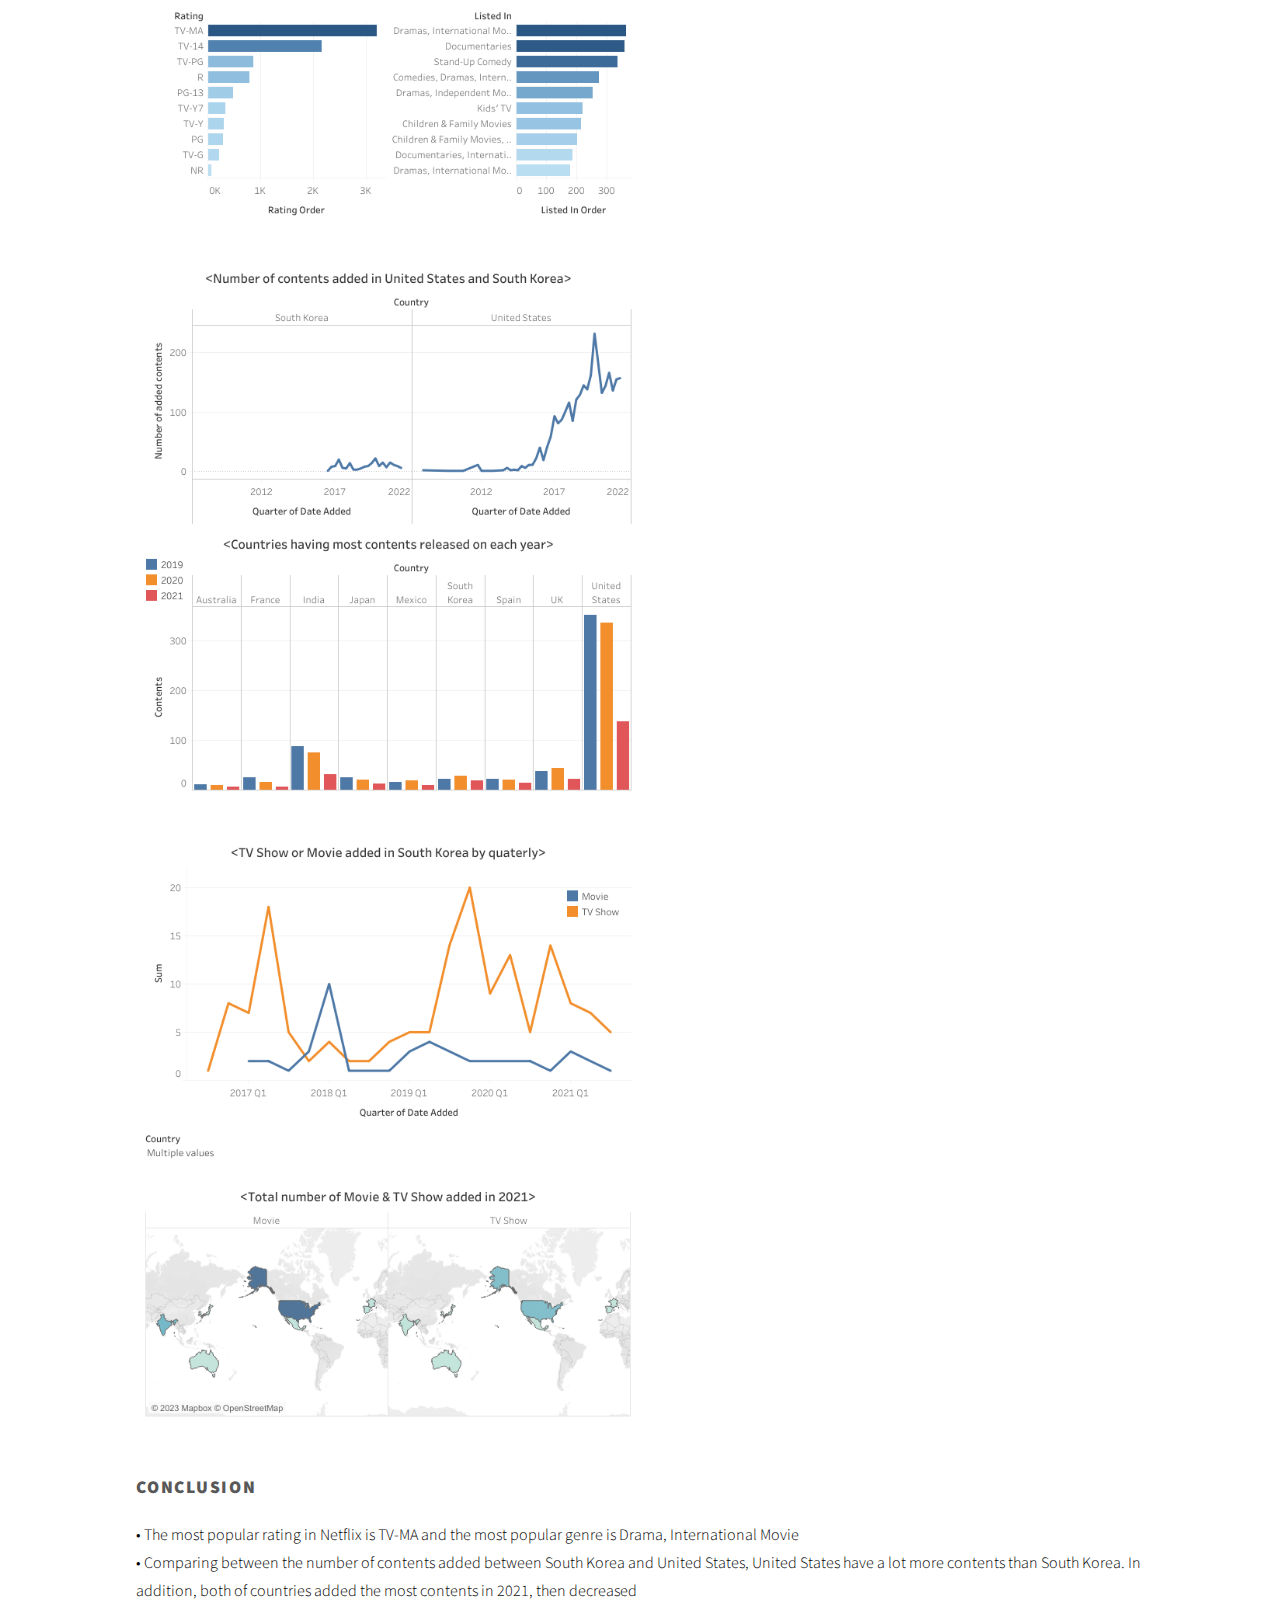
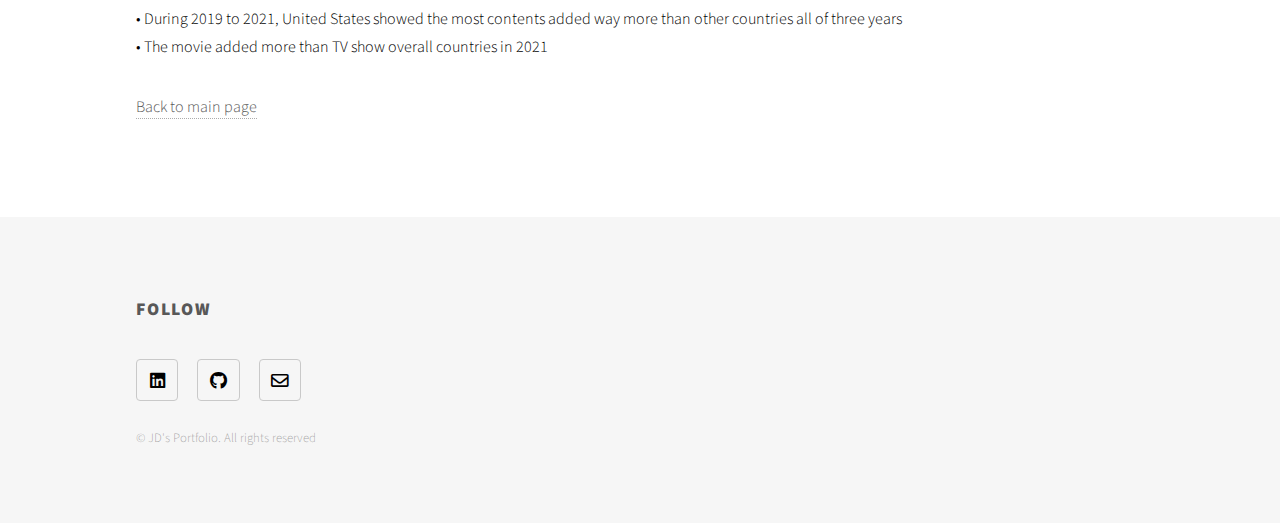
<file: generic2.html>
<!DOCTYPE HTML>

<html>
	<head>
		<title>JD's Portfolio</title>
		<meta charset="utf-8" />
		<meta name="viewport" content="width=device-width, initial-scale=1, user-scalable=no" />
		<link rel="stylesheet" href="assets/css/main.css" />
		<noscript><link rel="stylesheet" href="assets/css/noscript.css" /></noscript>
	</head>
	<body class="is-preload">
		<!-- Wrapper -->
			<div id="wrapper">

				<!-- Header -->
					<header id="header">
						<div class="inner">

							<!-- Logo -->
								<a href="index.html" class="logo">
									<span class="symbol"><img src="images/logo.png" alt="" /></span><span class="title"></span>
								</a>

							<!-- Nav -->
								<nav>
									<ul>
										<li><a href="#menu">Menu</a></li>
									</ul>
								</nav>

						</div>
					</header>

				<!-- Menu 
					<nav id="menu">
						<h2>Menu</h2>
						<ul>
							<li><a href="index.html">Home</a></li>
							<li><a href="generic.html">Ipsum veroeros</a></li>
							<li><a href="generic.html">Tempus etiam</a></li>
							<li><a href="generic.html">Consequat dolor</a></li>
							<li><a href="elements.html">Elements</a></li>
						</ul>
					</nav>-->					

				<!-- Main -->
				<div id="main">
					<div class="inner">
						<div class="project_title">
							<h1>Netflix Analysis SQL & Tableau</h1>								
							<p>By Dongsuk Jeong | November 2022</p>							
						</div>
						<div class="project_body">
							<h2>Purpose</h2>
							<p>
								• To explore the Netflix Movies and TV Shows dataset using PostgreSQL<br>
								• To visualize the result of query using Tableau
							</p>

							<h2>Methodology</h2>								
							<span class="image main"><img src="images/Portfolio_Methodology4.jpg" alt="" /></span>
							
							<h2>Data Collection & Wrangling</h2>
							<p>
								• Collected Netflix Movies and TV Shows dataset from kaggle<br>
								• The dataset consists of listings of all the movies and tv shows available on Netflix with details such as cast, directors, ratings, release year, duration, etc
							</p>

							<h2>Exploratory Data Analysis</h2>
							<p>
								• Check unique value in the each column using DISTINCT<br>
								• Count number of rows where identifier is 'Move' and identifier is 'TV Show' using WHERE<br>
								• Look up and count the number of rows where the column of listed_in contains word "Family" using LIKE<br>
								• Check what is the top 5 countries that release the most content on 2021 using GROUP BY and WHERE<br>
								• Check how many null is in the country column<br>
								• Look up the movie and tv show added on each months using DATE_TRUNC<br>
								• Check the most popular genre added by country during April, 2021 using COUNT, GROUP BY, and ORDER BY<br>
								• Check which country add same genre more than 5 using HAVING<br>
								• Search how many tv show or movie added by date_added using WITH function
							</p>

							<h2>Tableau Visualization</h2>
							<span class="image main"><img src="images/Portfolio_Methodology4_1.png" style="width: 50%; margin: 5% 0px 30px 0px;" /></span>
							<span class="image main"><img src="images/Portfolio_Methodology4_2.png" style="width: 50%; margin: 30px 0px 30px 0px;" /></span>
							<span class="image main"><img src="images/Portfolio_Methodology4_3.png" style="width: 50%; margin: 30px 0px 5% 0px;" /></span>

							<h2>Conclusion</h2>
							<p>
								• The most popular rating in Netflix is TV-MA and the most popular genre is Drama, International Movie<br>
								• Comparing between the number of contents added between South Korea and United States, United States have a lot more contents than South Korea. In addition, both of countries added the most contents in 2021, then decreased<br>
								• During 2019 to 2021, United States showed the most contents added way more than other countries all of three years<br>
								• The movie added more than TV show overall countries in 2021
							</p>

							<a href="index.html">Back to main page</a>
						</div>
					</div>
				</div>

				<!-- Footer -->
					<footer id="footer">
						<div class="inner">
							<!--<section>
								<h2>Get in touch</h2>
								<form method="post" action="#">
									<div class="fields">
										<div class="field half">
											<input type="text" name="name" id="name" placeholder="Name" />
										</div>
										<div class="field half">
											<input type="email" name="email" id="email" placeholder="Email" />
										</div>
										<div class="field">
											<textarea name="message" id="message" placeholder="Message"></textarea>
										</div>
									</div>
									<ul class="actions">
										<li><input type="submit" value="Send" class="primary" /></li>
									</ul>
								</form>
							</section>-->
							<section>
								<h2>Follow</h2>
								<ul class="icons">
									<li><a href="https://www.linkedin.com/in/dj9678/" class="icon brands style2 fa-linkedin"><span class="label">Linkedin</span></a></li>
									<li><a href="https://github.com/dj9678" class="icon brands style2 fa-github"><span class="label">GitHub</span></a></li>
									<li><a href="mailto:dj9678@utexas.edu" class="icon style2 fa-solid fa-envelope"><span class="label">Email</span></a></li>
								</ul>
							</section>
							<ul class="copyright">
								<li>&copy; JD's Portfolio. All rights reserved</li>
							</ul>
						</div>
					</footer>

			</div>

		<!-- Scripts -->
			<script src="assets/js/jquery.min.js"></script>
			<script src="assets/js/browser.min.js"></script>
			<script src="assets/js/breakpoints.min.js"></script>
			<script src="assets/js/util.js"></script>
			<script src="assets/js/main.js"></script>

	</body>
</html>
</file>
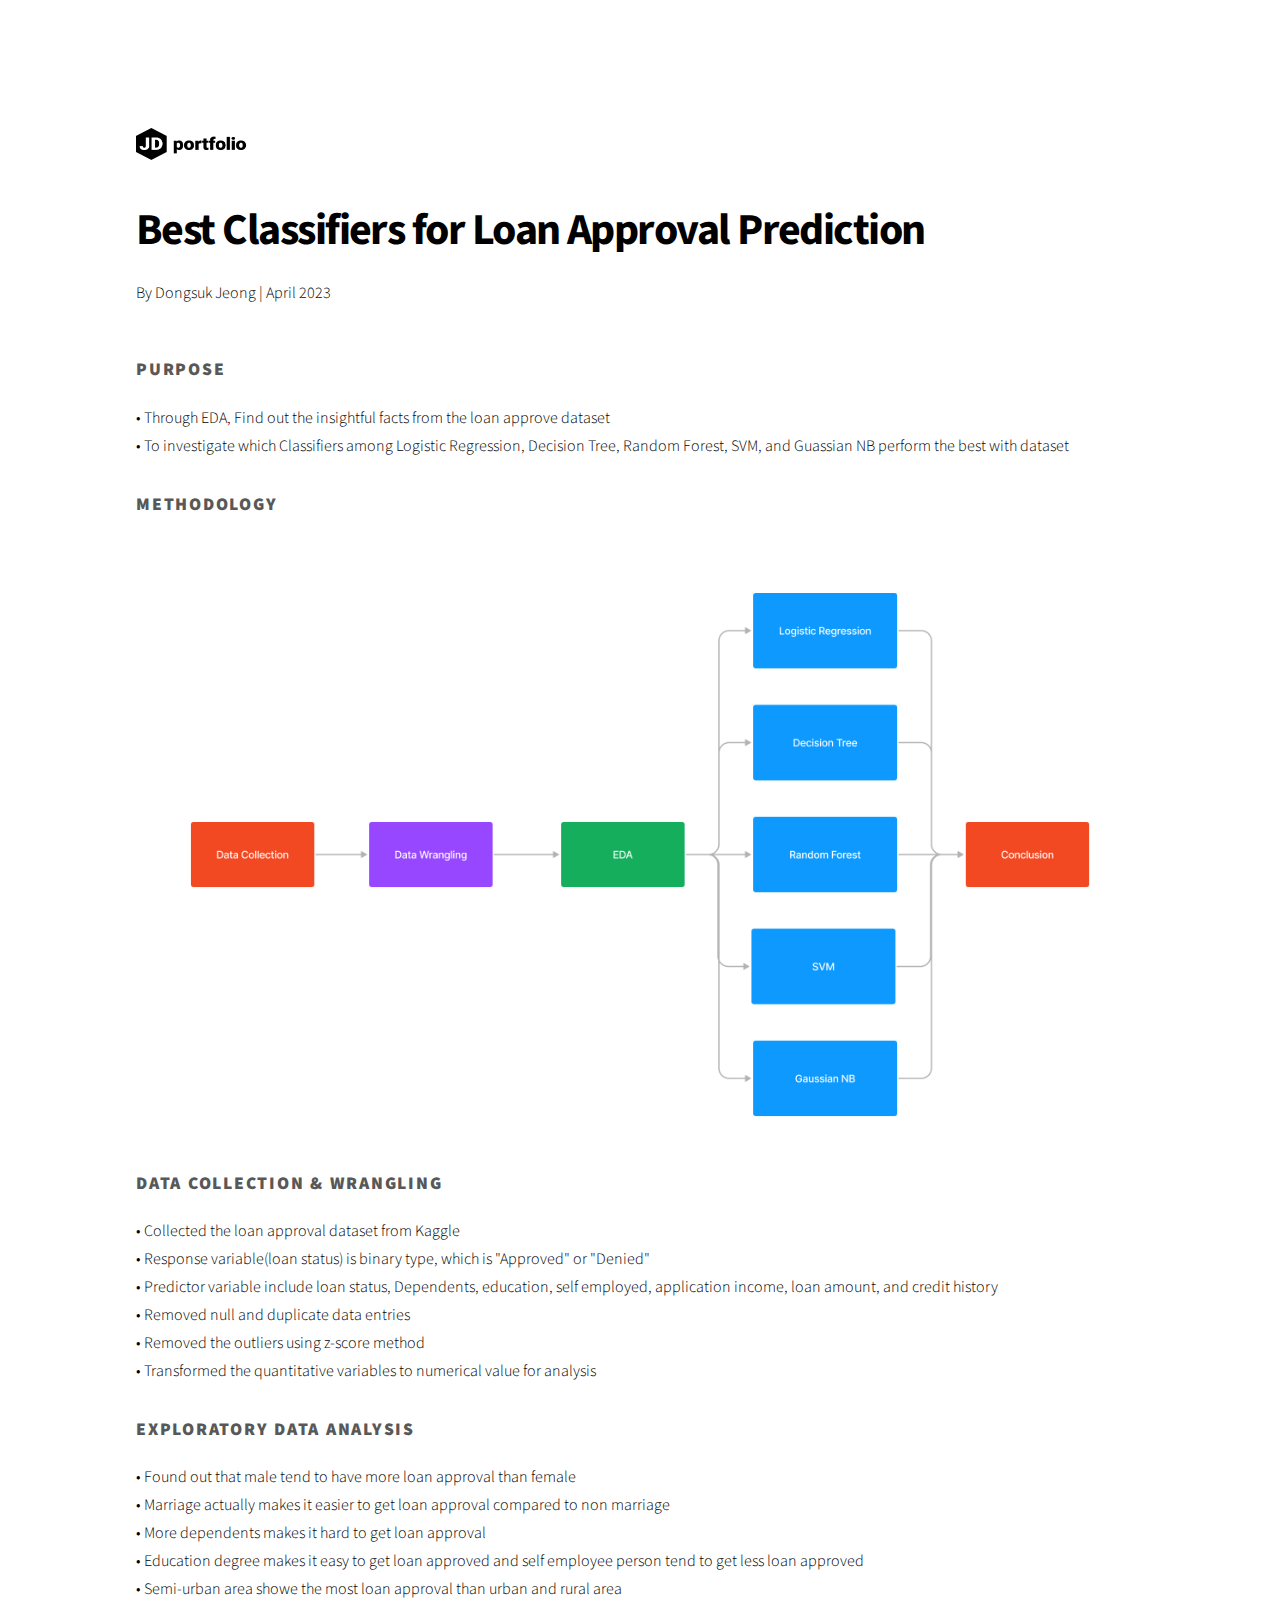
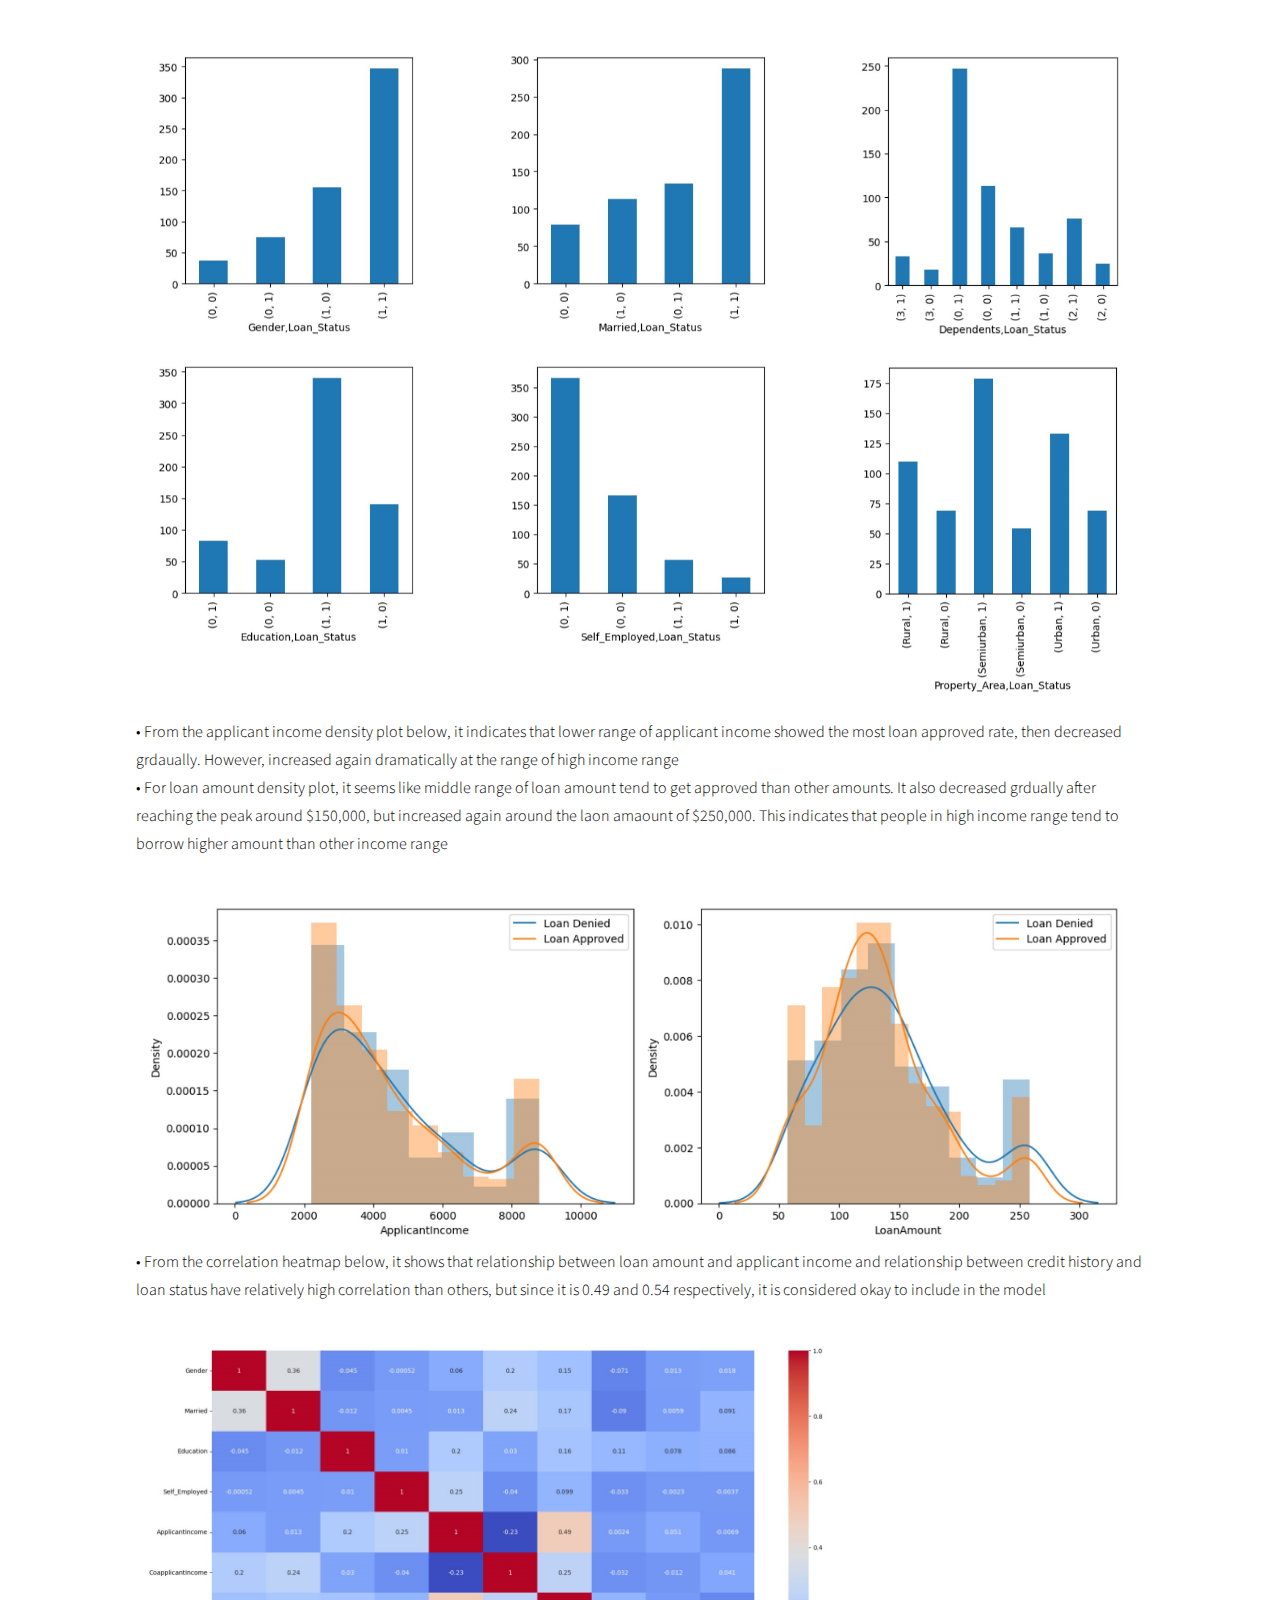
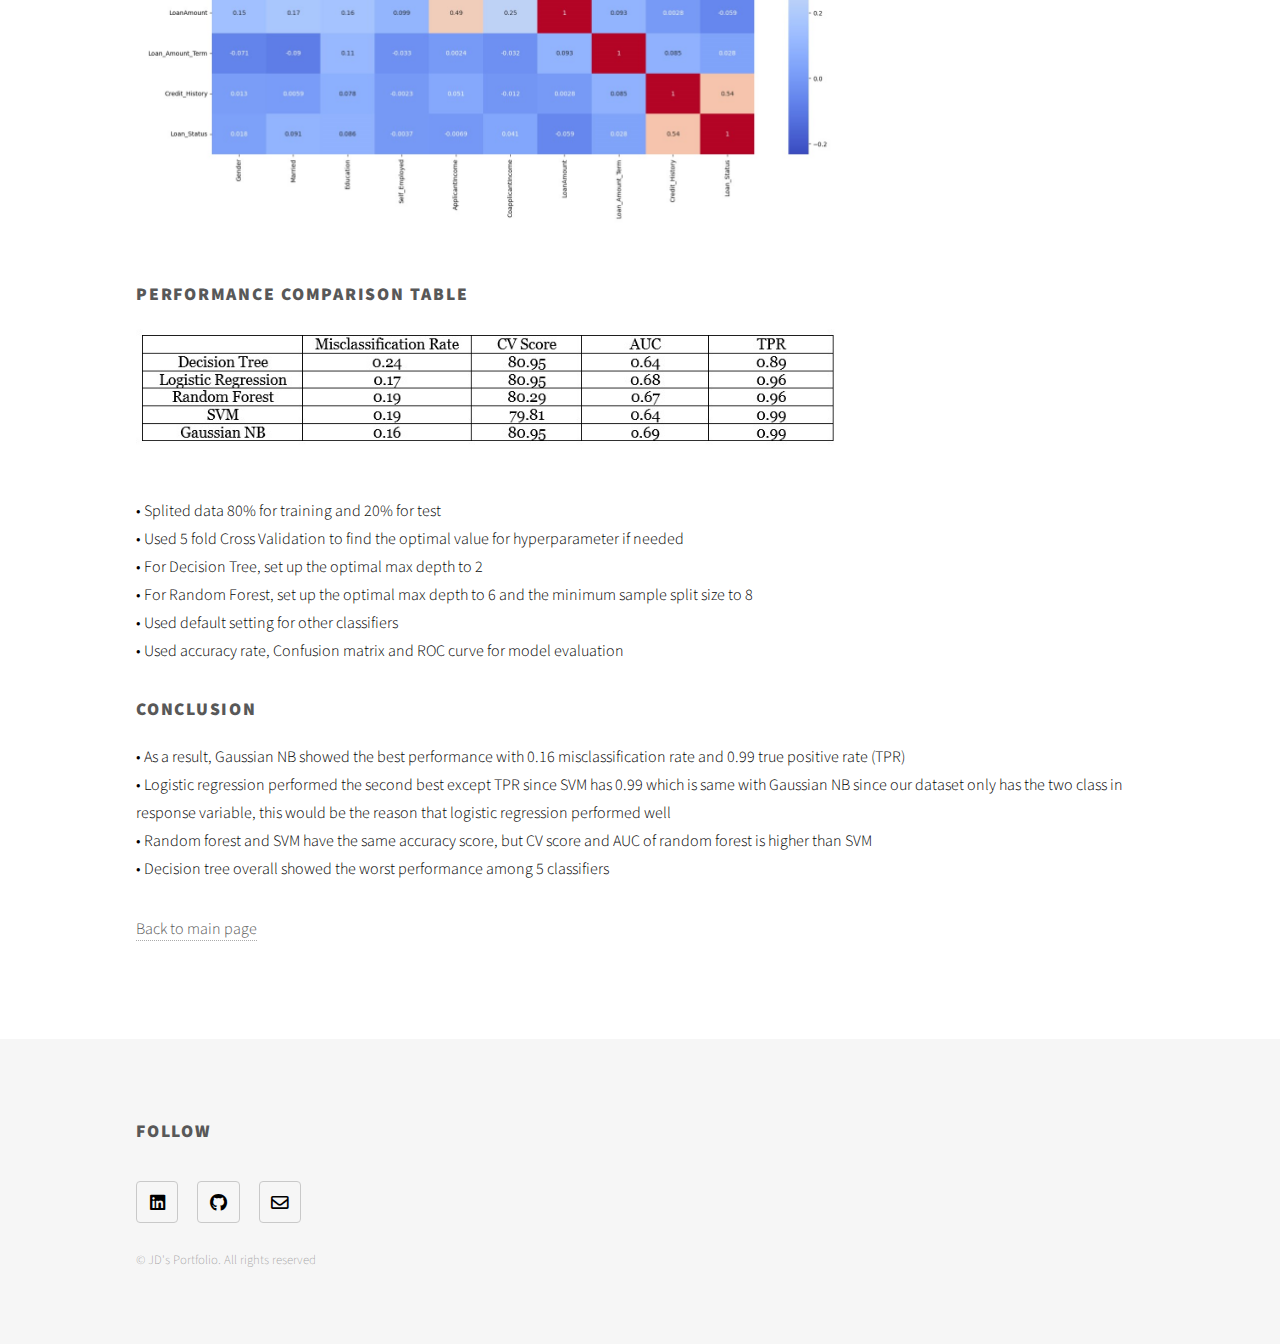
<file: generic3.html>
<!DOCTYPE HTML>

<html>
	<head>
		<title>JD's Portfolio</title>
		<meta charset="utf-8" />
		<meta name="viewport" content="width=device-width, initial-scale=1, user-scalable=no" />
		<link rel="stylesheet" href="assets/css/main.css" />
		<noscript><link rel="stylesheet" href="assets/css/noscript.css" /></noscript>
	</head>
	<body class="is-preload">
		<!-- Wrapper -->
			<div id="wrapper">

				<!-- Header -->
					<header id="header">
						<div class="inner">

							<!-- Logo -->
								<a href="index.html" class="logo">
									<span class="symbol"><img src="images/logo.png" alt="" /></span><span class="title"></span>
								</a>

							<!-- Nav -->
								<nav>
									<ul>
										<li><a href="#menu">Menu</a></li>
									</ul>
								</nav>

						</div>
					</header>

				<!-- Menu 
					<nav id="menu">
						<h2>Menu</h2>
						<ul>
							<li><a href="index.html">Home</a></li>
							<li><a href="generic.html">Ipsum veroeros</a></li>
							<li><a href="generic.html">Tempus etiam</a></li>
							<li><a href="generic.html">Consequat dolor</a></li>
							<li><a href="elements.html">Elements</a></li>
						</ul>
					</nav> -->

				<!-- Main -->
					<div id="main">
						<div class="inner">
							<div class="project_title">
								<h1>Best Classifiers for Loan Approval Prediction</h1>								
								<p>By Dongsuk Jeong | April 2023</p>							
							</div>
							<div class="project_body">
								<h2>Purpose</h2>
								<p>
									• Through EDA, Find out the insightful facts from the loan approve dataset<br>
									• To investigate which Classifiers among Logistic Regression, Decision Tree, Random Forest, SVM, and Guassian NB perform the best with dataset
								</p>

								<h2>Methodology</h2>								
								<span class="image main"><img src="images/Portfolio_Methodology3.jpg" alt="" /></span>
								<h2>Data Collection & Wrangling</h2>
								<p>
									• Collected the loan approval dataset from Kaggle<br>
									• Response variable(loan status) is binary type, which is "Approved" or "Denied"<br>
									• Predictor variable include loan status, Dependents, education, self employed, application income, loan amount, and credit history<br>
									• Removed null and duplicate data entries<br>
									• Removed the outliers using z-score method<br>
									• Transformed the quantitative variables to numerical value for analysis
								</p>

								<h2>Exploratory Data Analysis</h2>
								<p>
									• Found out that male tend to have more loan approval than female<br>
									• Marriage actually makes it easier to get loan approval compared to non marriage<br>
									• More dependents makes it hard to get loan approval<br>
									• Education degree makes it easy to get loan approved and self employee person tend to get less loan approved<br>
									• Semi-urban area showe the most loan approval than urban and rural area
								</p>
								<span class="image main"><img src="images/Portfolio_Methodology3_1.jpg" alt="" /></span>
								<p>
									• From the applicant income density plot below, it indicates that lower range of applicant income showed the most loan approved rate, then decreased grdaually. However, increased again dramatically at the range of high income range<br>
									• For loan amount density plot, it seems like middle range of loan amount tend to get approved than other amounts. It also decreased grdually after reaching the peak around $150,000, but increased again around the laon amaount of $250,000. 
									  This indicates that people in high income range tend to borrow higher amount than other income range
								</p>
								<span class="image main"><img src="images/Portfolio_Methodology3_2.jpg" alt="" /></span>
								<p>
									• From the correlation heatmap below, it shows that relationship between loan amount and applicant income and relationship between credit history and loan status 
									have relatively high correlation than others, but since it is 0.49 and 0.54 respectively, it is considered okay to include in the model
								</p>
								<span class="image main"><img src="images/Portfolio_Methodology3_3.jpg" style="	width:70%; margin-bottom: 50px;" /></span>
								
								<h2>Performance Comparison Table</h2>
								<span class="image main"><img src="images/Portfolio_Methodology3_4.jpg" style="	width:70%; margin-bottom: 50px;" /></span>
								<p>
									• Splited data 80% for training and 20% for test<br>
									• Used 5 fold Cross Validation to find the optimal value for hyperparameter if needed<br>
									• For Decision Tree, set up the optimal max depth to 2<br>
									• For Random Forest, set up the optimal max depth to 6 and the minimum sample split size to 8<br>
									• Used default setting for other classifiers<br>
									• Used accuracy rate, Confusion matrix and ROC curve for model evaluation									
								</p>
									
								<h2>Conclusion</h2>
								<p>
									• As a result, Gaussian NB showed the best performance with 0.16 misclassification rate and 0.99 true positive rate (TPR)<br>
									• Logistic regression performed the second best	except TPR since SVM has 0.99 which is same with Gaussian NB
									  since our dataset only has the two class in response variable, this would be the reason that logistic regression performed well<br>
									• Random forest and SVM have the same accuracy score, but CV score and AUC of random forest is higher than SVM<br>
									• Decision tree overall showed the worst performance among 5 classifiers 
								</p>

								<a href="index.html">Back to main page</a>
							</div>
						</div>
					</div>

				<!-- Footer -->
					<footer id="footer">
						<div class="inner">
							<!--<section>
								<h2>Get in touch</h2>
								<form method="post" action="#">
									<div class="fields">
										<div class="field half">
											<input type="text" name="name" id="name" placeholder="Name" />
										</div>
										<div class="field half">
											<input type="email" name="email" id="email" placeholder="Email" />
										</div>
										<div class="field">
											<textarea name="message" id="message" placeholder="Message"></textarea>
										</div>
									</div>
									<ul class="actions">
										<li><input type="submit" value="Send" class="primary" /></li>
									</ul>
								</form>
							</section>-->
							<section>
								<h2>Follow</h2>
								<ul class="icons">
									<li><a href="https://www.linkedin.com/in/dj9678/" class="icon brands style2 fa-linkedin"><span class="label">Linkedin</span></a></li>
									<li><a href="https://github.com/dj9678" class="icon brands style2 fa-github"><span class="label">GitHub</span></a></li>
									<li><a href="mailto:dj9678@utexas.edu" class="icon style2 fa-solid fa-envelope"><span class="label">Email</span></a></li>
								</ul>
							</section>
							<ul class="copyright">
								<li>&copy; JD's Portfolio. All rights reserved</li>
							</ul>
						</div>
					</footer>

			</div>

		<!-- Scripts -->
			<script src="assets/js/jquery.min.js"></script>
			<script src="assets/js/browser.min.js"></script>
			<script src="assets/js/breakpoints.min.js"></script>
			<script src="assets/js/util.js"></script>
			<script src="assets/js/main.js"></script>

	</body>
</html>
</file>
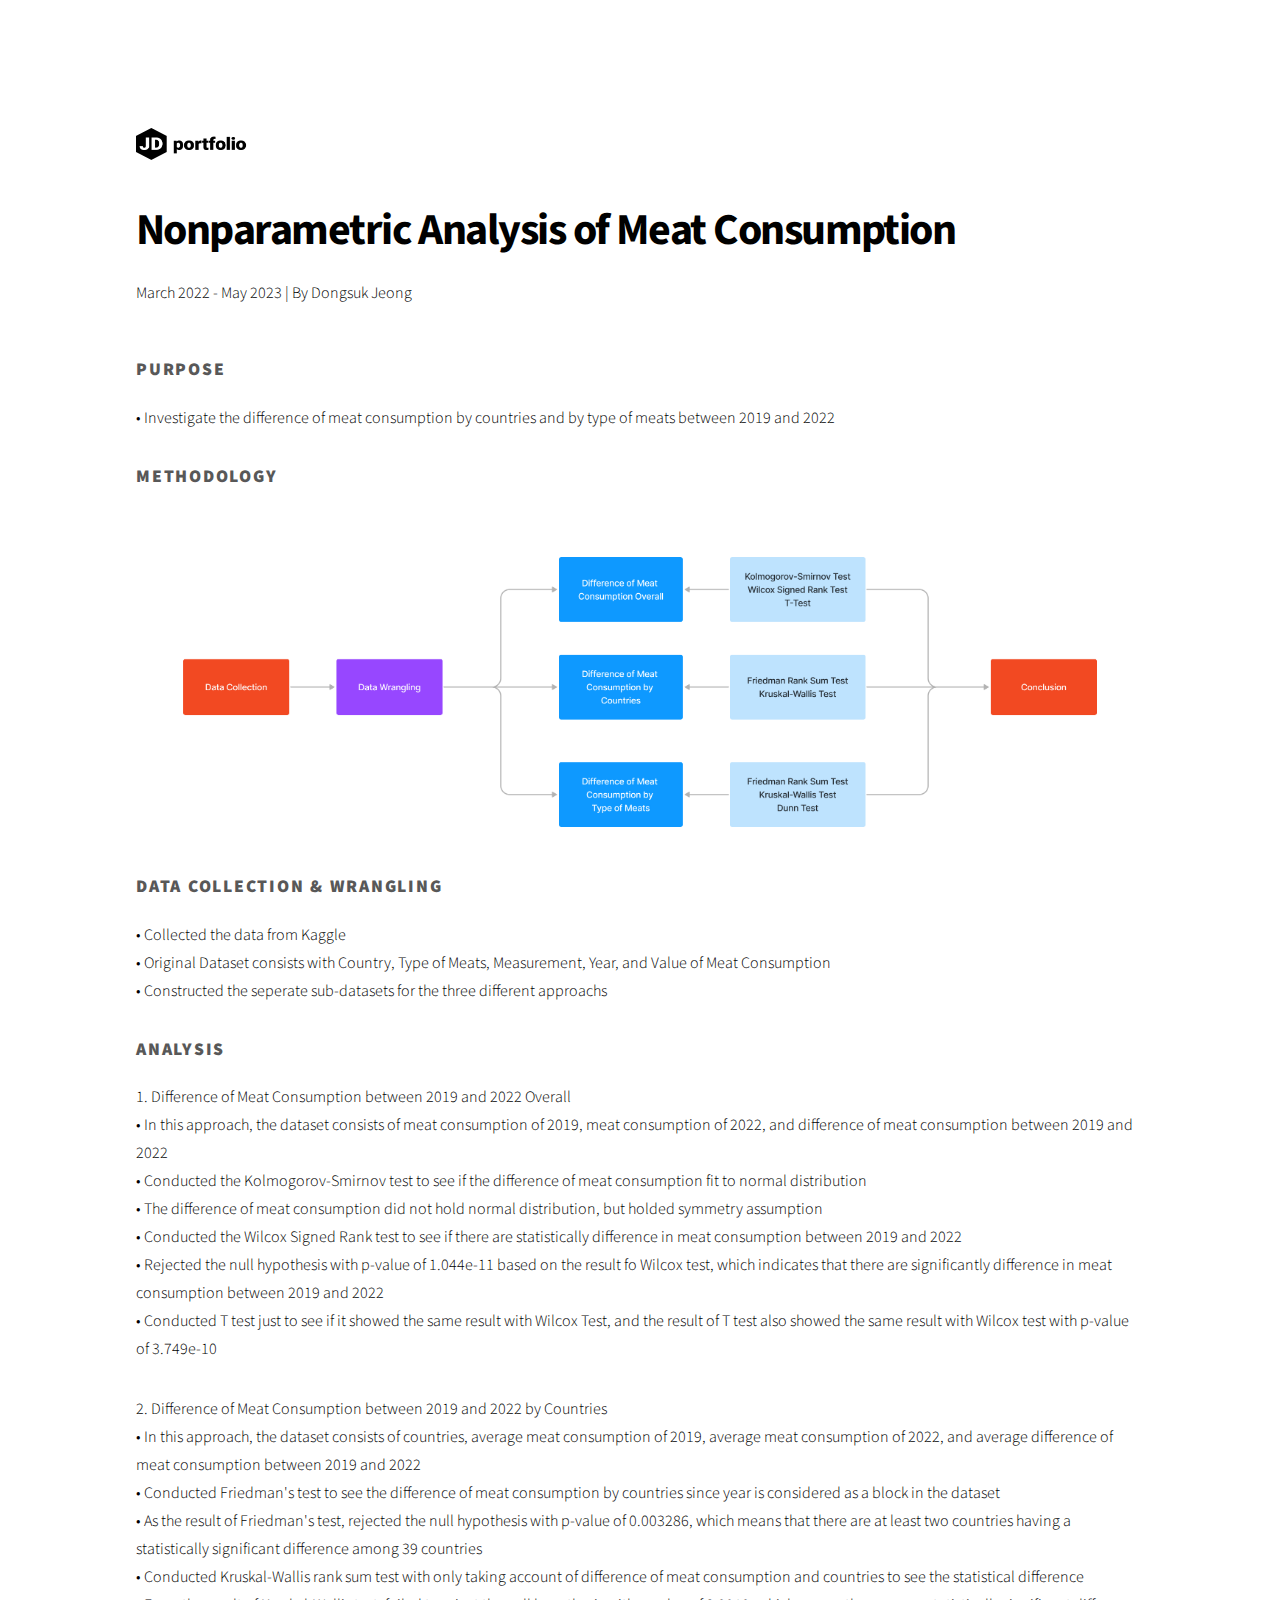
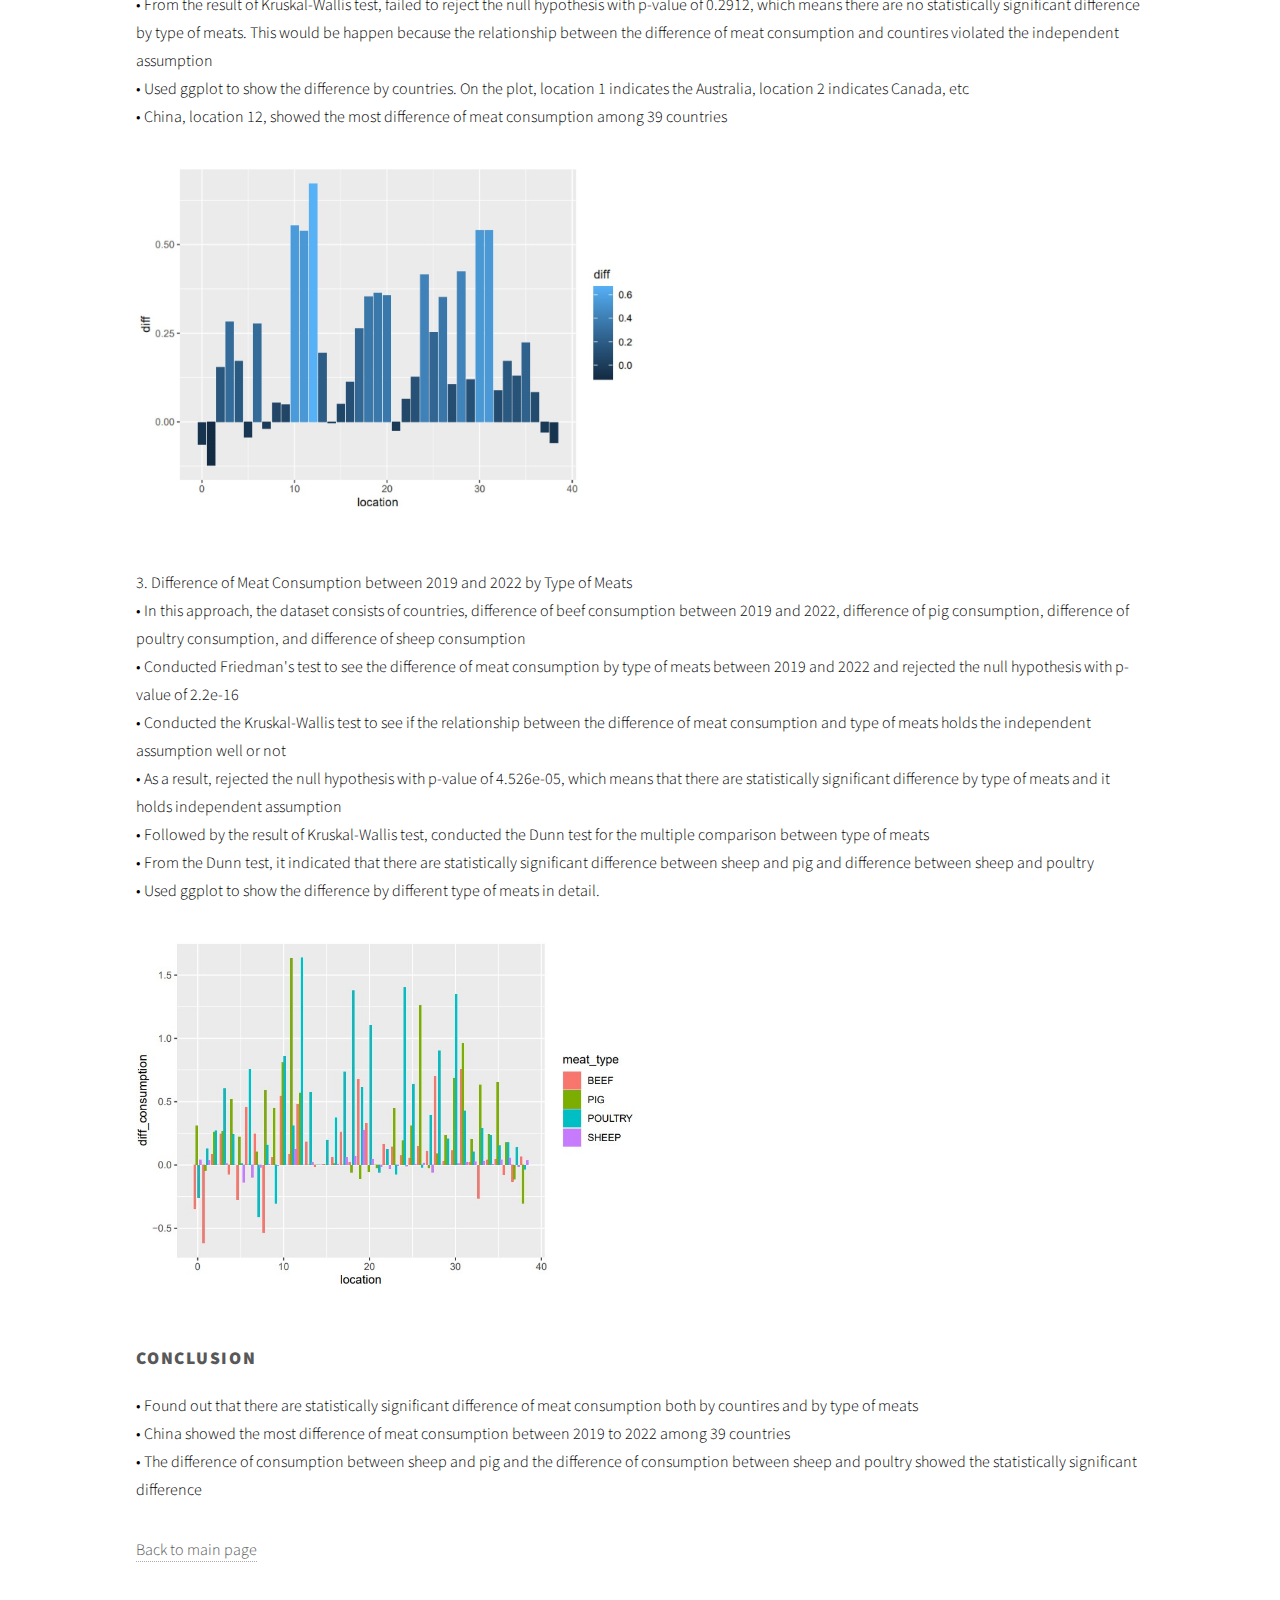
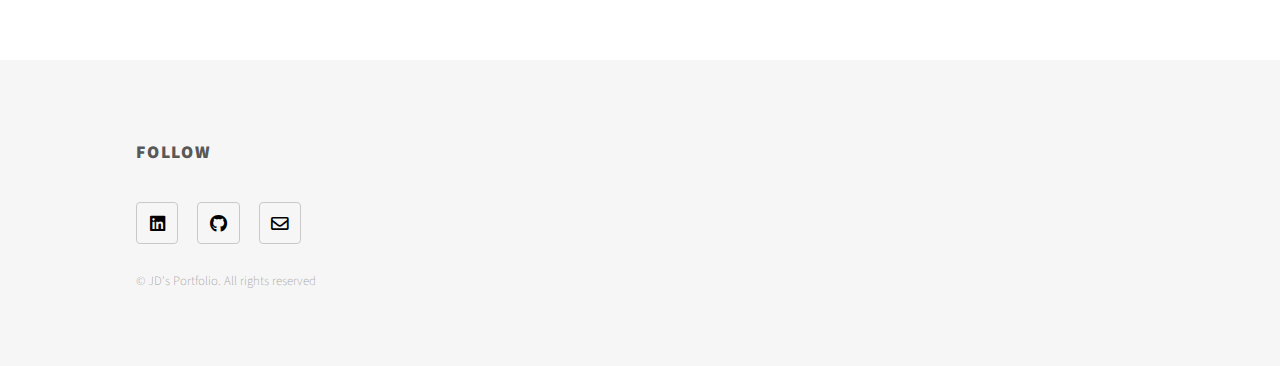
<file: generic4.html>
<!DOCTYPE HTML>

<html>
	<head>
		<title>JD's Portfolio</title>
		<meta charset="utf-8" />
		<meta name="viewport" content="width=device-width, initial-scale=1, user-scalable=no" />
		<link rel="stylesheet" href="assets/css/main.css" />
		<noscript><link rel="stylesheet" href="assets/css/noscript.css" /></noscript>
	</head>
	<body class="is-preload">
		<!-- Wrapper -->
			<div id="wrapper">

				<!-- Header -->
					<header id="header">
						<div class="inner">

							<!-- Logo -->
								<a href="index.html" class="logo">
									<span class="symbol"><img src="images/logo.png" alt="" /></span><span class="title"></span>
								</a>

							<!-- Nav -->
								<nav>
									<ul>
										<li><a href="#menu">Menu</a></li>
									</ul>
								</nav>

						</div>
					</header>

				<!-- Menu 
					<nav id="menu">
						<h2>Menu</h2>
						<ul>
							<li><a href="index.html">Home</a></li>
							<li><a href="generic.html">Ipsum veroeros</a></li>
							<li><a href="generic.html">Tempus etiam</a></li>
							<li><a href="generic.html">Consequat dolor</a></li>
							<li><a href="elements.html">Elements</a></li>
						</ul>
					</nav> -->

				<!-- Main -->
					<div id="main">
						<div class="inner">
							<div class="project_title">
								<h1>Nonparametric Analysis of Meat Consumption</h1>
								<!--<span class="image main"><img src="images/pic13.jpg" alt="" /></span>-->
								<p>March 2022 - May 2023 | By Dongsuk Jeong</p>							
							</div>
							<div class="project_body">
								<h2>Purpose</h2>
								<p>
									• Investigate the difference of meat consumption by countries and by type of meats between 2019 and 2022									
								</p>
								<h2>Methodology</h2>
								<span class="image main"><img src="images/Portfolio_Methodology2.jpg" alt="" /></span>
								<h2>Data Collection & Wrangling</h2>
								<p>
									• Collected the data from Kaggle<br>
									• Original Dataset consists with Country, Type of Meats, Measurement, Year, and Value of Meat Consumption<br>
									• Constructed the seperate sub-datasets for the three different approachs								
								</p>

								<h2>Analysis</h2>
								<p>
									1. Difference of Meat Consumption between 2019 and 2022 Overall<br>
									• In this approach, the dataset consists of meat consumption of 2019, meat consumption of 2022, and difference of meat consumption between 2019 and 2022<br>
									• Conducted the Kolmogorov-Smirnov test to see if the difference of meat consumption fit to normal distribution<br>
									• The difference of meat consumption did not hold normal distribution, but holded symmetry assumption<br>
									• Conducted the Wilcox Signed Rank test to see if there are statistically difference in meat consumption between 2019 and 2022<br>
									• Rejected the null hypothesis with p-value of 1.044e-11 based on the result fo Wilcox test, which indicates that there are significantly  difference in meat consumption between 2019 and 2022<br>
									• Conducted T test just to see if it showed the same result with Wilcox Test, and the result of T test also showed the same result with Wilcox test  with p-value of 3.749e-10
								</p>
								<p>
									2. Difference of Meat Consumption between 2019 and 2022 by Countries<br>
									• In this approach, the dataset consists of countries, average meat consumption of 2019, average meat consumption of 2022, and average difference of meat consumption between 2019 and 2022<br>
									• Conducted Friedman's test to see the difference of meat consumption by countries since year is considered as a block in the dataset<br>
									• As the result of Friedman's test, rejected the null hypothesis with p-value of 0.003286, which means that there are at least two countries having a statistically  significant difference among 39 countries<br>
									• Conducted Kruskal-Wallis rank sum test with only taking account of difference of meat consumption and countries to see the statistical difference<br>
									• From the result of Kruskal-Wallis test, failed to reject the null hypothesis with p-value of 0.2912, which means there are no statistically significant difference by type of meats. 
									  This would be happen because the relationship between the difference of meat consumption and countires violated the independent assumption<br>
									• Used ggplot to show the difference by countries. On the plot, location 1 indicates the Australia, location 2 indicates Canada, etc<br>
									• China, location 12, showed the most difference of meat consumption among 39 countries
								</p>
								<span class="image main"><img src="images/Portfolio_Methodology2_1.jpg" style="	width:50%; margin-bottom: 50px;"/></span>
								<p>
									3. Difference of Meat Consumption between 2019 and 2022 by Type of Meats<br>
									• In this approach, the dataset consists of countries, difference of beef consumption between 2019 and 2022, difference of pig consumption, difference of poultry consumption, and difference of sheep consumption<br>
									• Conducted Friedman's test to see the difference of meat consumption by type of meats between 2019 and 2022 and rejected the null hypothesis with p-value of 2.2e-16<br>
									• Conducted the Kruskal-Wallis test to see if the relationship between the difference of meat consumption and type of meats holds the independent assumption well or not<br>
									• As a result, rejected the null hypothesis with p-value of  4.526e-05, which means that there are statistically significant difference by type of meats and it holds independent assumption<br>
									• Followed by the result of Kruskal-Wallis test, conducted the Dunn test for the multiple comparison between type of meats<br>
									• From the Dunn test, it indicated that there are statistically significant difference between sheep and pig and difference between sheep and poultry<br>
									• Used ggplot to show the difference by different type of meats in detail. 
								</p>
								<span class="image main"><img src="images/Portfolio_Methodology2_2.jpg" style="	width:50%; margin-bottom: 50px;"/></span>							
									
								<h2>Conclusion</h2>
								<p>
									• Found out that there are statistically significant difference of meat consumption both by countires and by type of meats<br>
									• China showed the most difference of meat consumption between 2019 to 2022 among 39 countries<br>
									• The difference of consumption between sheep and pig and the difference of consumption between sheep and poultry showed the statistically significant difference
								</p>

								<a href="index.html">Back to main page</a>
							</div>
						</div>
					</div>

				<!-- Footer -->
					<footer id="footer">
						<div class="inner">
							<!--<section>
								<h2>Get in touch</h2>
								<form method="post" action="#">
									<div class="fields">
										<div class="field half">
											<input type="text" name="name" id="name" placeholder="Name" />
										</div>
										<div class="field half">
											<input type="email" name="email" id="email" placeholder="Email" />
										</div>
										<div class="field">
											<textarea name="message" id="message" placeholder="Message"></textarea>
										</div>
									</div>
									<ul class="actions">
										<li><input type="submit" value="Send" class="primary" /></li>
									</ul>
								</form>
							</section>-->
							<section>
								<h2>Follow</h2>
								<ul class="icons">
									<li><a href="https://www.linkedin.com/in/dj9678/" class="icon brands style2 fa-linkedin"><span class="label">Linkedin</span></a></li>
									<li><a href="https://github.com/dj9678" class="icon brands style2 fa-github"><span class="label">GitHub</span></a></li>
									<li><a href="mailto:dj9678@utexas.edu" class="icon style2 fa-solid fa-envelope"><span class="label">Email</span></a></li>
								</ul>
							</section>
							<ul class="copyright">
								<li>&copy; JD's Portfolio. All rights reserved</li>
							</ul>
						</div>
					</footer>

			</div>

		<!-- Scripts -->
			<script src="assets/js/jquery.min.js"></script>
			<script src="assets/js/browser.min.js"></script>
			<script src="assets/js/breakpoints.min.js"></script>
			<script src="assets/js/util.js"></script>
			<script src="assets/js/main.js"></script>

	</body>
</html>
</file>
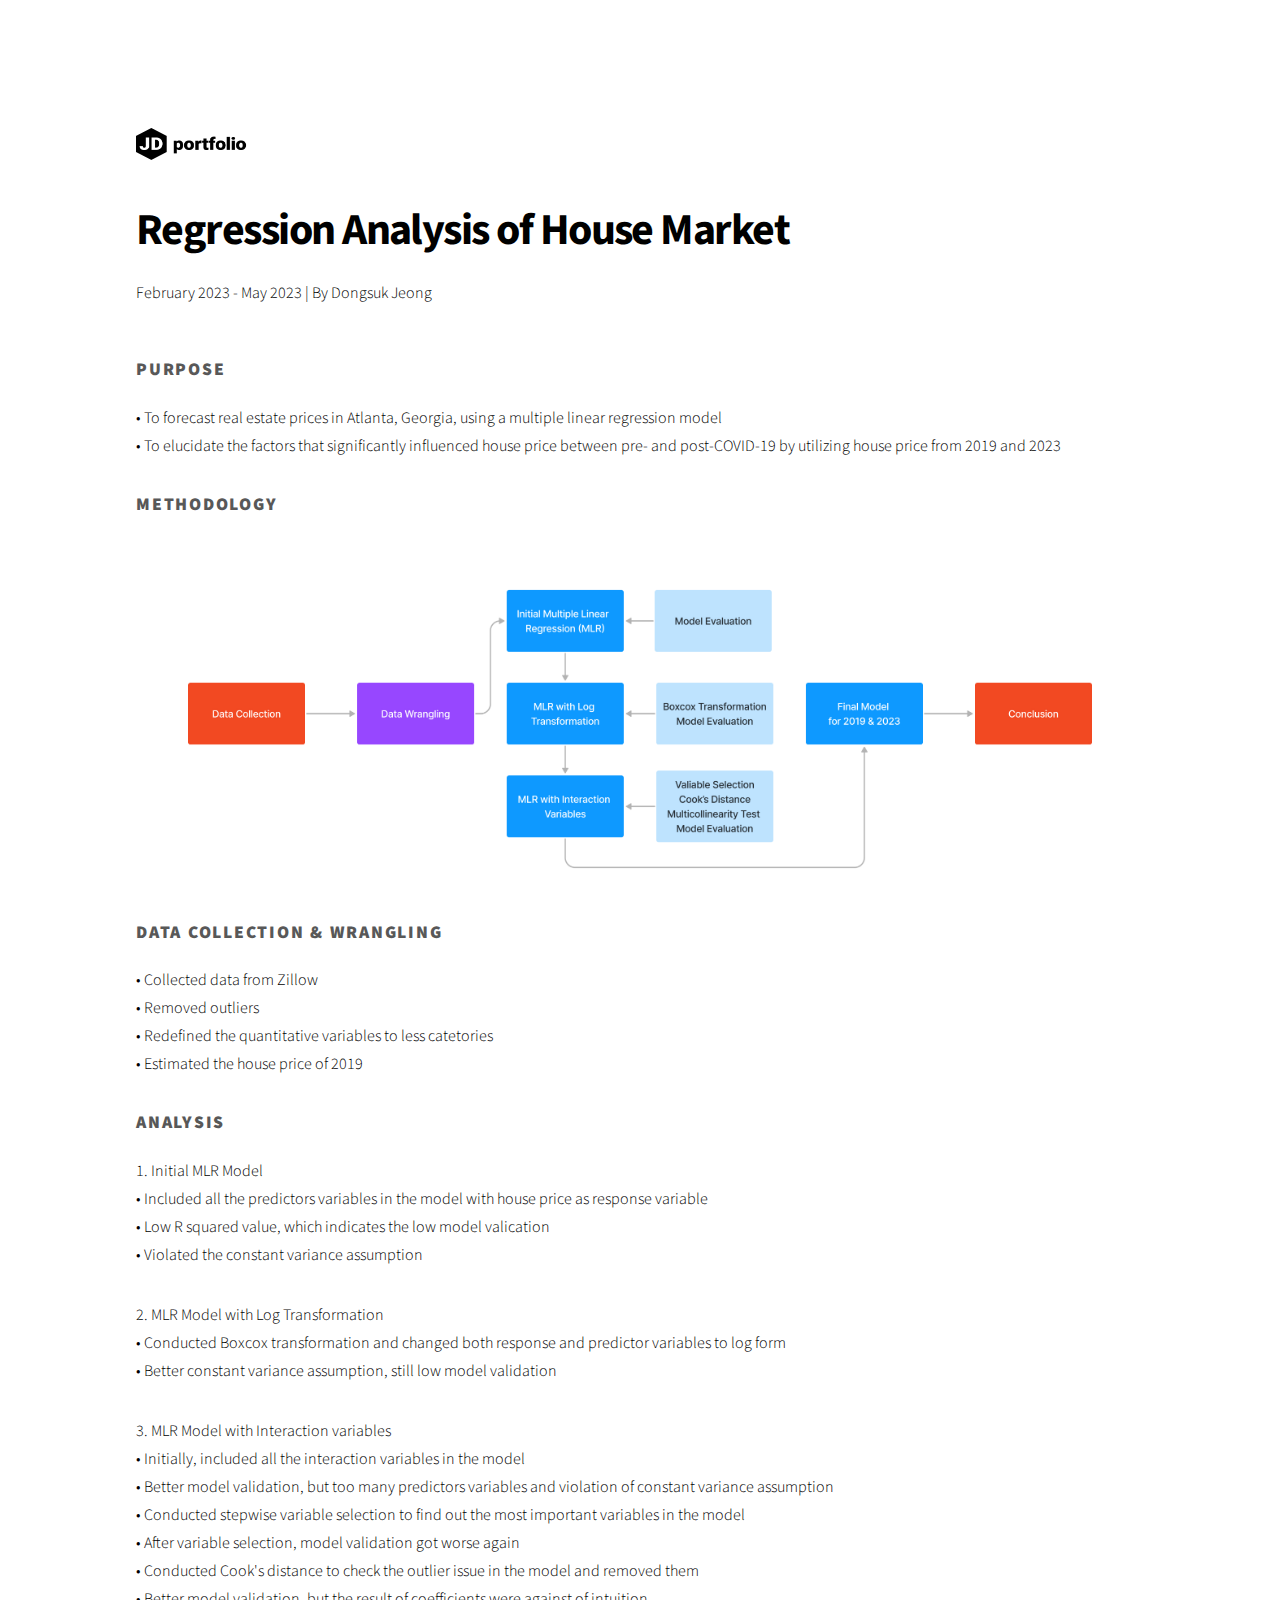
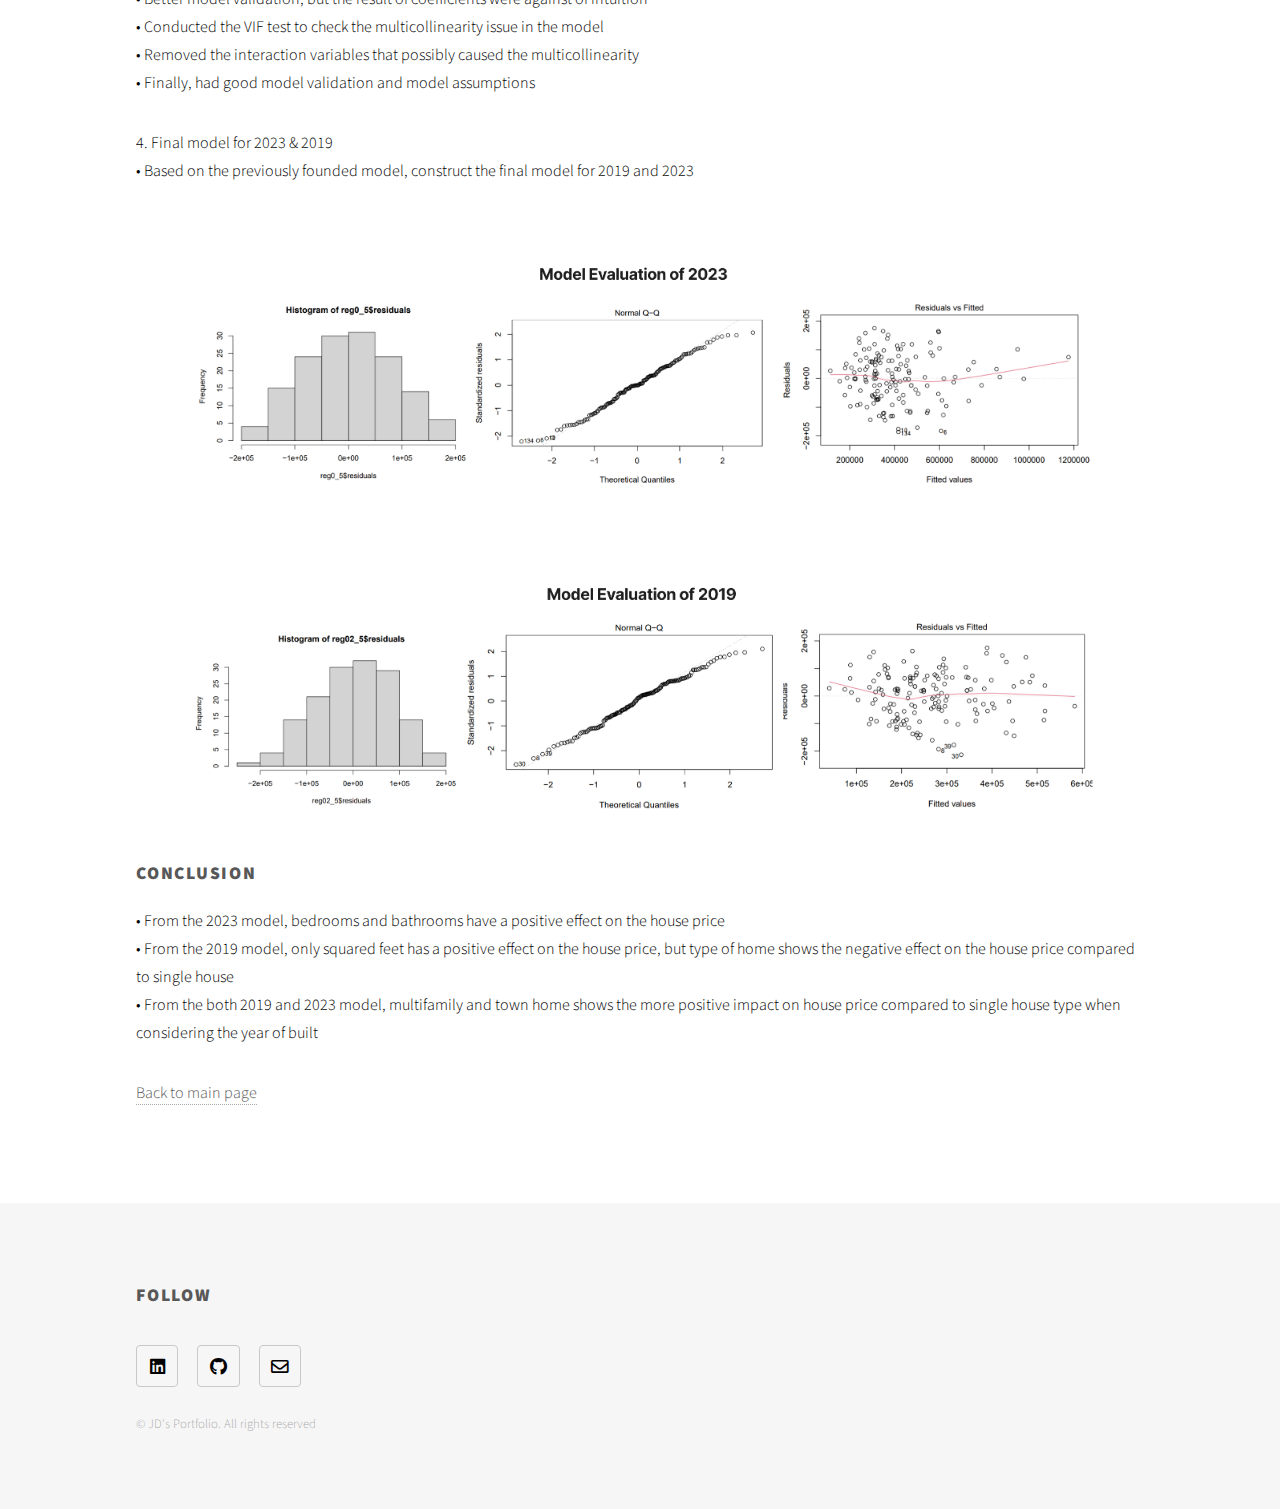
<file: generic5.html>
<!DOCTYPE HTML>

<html>
	<head>
		<title>JD's Portfolio</title>
		<meta charset="utf-8" />
		<meta name="viewport" content="width=device-width, initial-scale=1, user-scalable=no" />
		<link rel="stylesheet" href="assets/css/main.css" />
		<noscript><link rel="stylesheet" href="assets/css/noscript.css" /></noscript>
	</head>
	<body class="is-preload">
		<!-- Wrapper -->
			<div id="wrapper">

				<!-- Header -->
					<header id="header">
						<div class="inner">

							<!-- Logo -->
								<a href="index.html" class="logo">
									<span class="symbol"><img src="images/logo.png" alt="" /></span><span class="title"></span>
								</a>

							<!-- Nav -->
								<nav>
									<ul>
										<li><a href="#menu">Menu</a></li>
									</ul>
								</nav>

						</div>
					</header>

				<!-- Menu 
					<nav id="menu">
						<h2>Menu</h2>
						<ul>
							<li><a href="index.html">Home</a></li>
							<li><a href="generic.html">Ipsum veroeros</a></li>
							<li><a href="generic.html">Tempus etiam</a></li>
							<li><a href="generic.html">Consequat dolor</a></li>
							<li><a href="elements.html">Elements</a></li>
						</ul>
					</nav>-->

				<!-- Main -->
					<div id="main">
						<div class="inner">
							<div class="project_title">
								<h1>Regression Analysis of House Market</h1>
								<!--<span class="image main"><img src="images/pic13.jpg" alt="" /></span>-->
								<p>February 2023 - May 2023 | By Dongsuk Jeong</p>							
							</div>
							<div class="project_body">
								<h2>Purpose</h2>
								<p>
									• To forecast real estate prices in Atlanta, Georgia, using a multiple linear regression model<br>
									• To elucidate the factors that significantly influenced house price between pre- and post-COVID-19 by utilizing house price from 2019 and 2023 
								</p>
								
								<h2>Methodology</h2>
								<span class="image main"><img src="images/Portfolio_Methodology1.jpg" alt="" /></span>								
								<h2>Data Collection & Wrangling</h2>
								<p>	
									• Collected data from Zillow<br>	
									• Removed outliers<br>
									• Redefined the quantitative variables to less catetories<br>
									• Estimated the house price of 2019<br>
								</p>
								
								<h2>Analysis</h2>
								<p>
									1. Initial MLR Model<br>
									• Included all the predictors variables in the model with house price as response variable<br>
									• Low R squared value, which indicates the low model valication<br>
									• Violated the constant variance assumption<br>
										
								</p>
								<p>
									2. MLR Model with Log Transformation<br>
									• Conducted Boxcox transformation and changed both response and predictor variables to log form<br>
									• Better constant variance assumption, still low model validation<br>																
								</p>
								<p>
									3. MLR Model with Interaction variables<br>
									• Initially, included all the interaction variables in the model<br>
									• Better model validation, but too many predictors variables and violation of constant variance assumption<br>
									• Conducted stepwise variable selection to find out the most important variables in the model<br>
									• After variable selection, model validation got worse again<br>
									• Conducted Cook's distance to check the outlier issue in the model and removed them<br>
									• Better model validation, but the result of coefficients were against of intuition<br>		
									• Conducted the VIF test to check the multicollinearity issue in the model<br>
									• Removed the interaction variables that possibly caused the multicollinearity<br>
									• Finally, had good model validation and model assumptions
								</p>
								<p>
									4. Final model for 2023 & 2019<br>
									• Based on the previously founded model, construct the final model for 2019 and 2023<br>										
								</p>
								<span class="image main"><img src="images/Portfolio_Methodology1_1.jpg" /></span>
								<span class="image main"><img src="images/Portfolio_Methodology1_2.jpg" /></span>
								
								<h2>Conclusion</h2>
								<p>
									• From the 2023 model, bedrooms and bathrooms have a positive effect on the house price<br>									
									• From the 2019 model, only squared feet has a positive effect on the house price, but type of home shows the negative effect on the house price  compared to single house<br>
									• From the both 2019 and 2023 model, multifamily and town home shows the more positive impact on house price compared to single house type when  considering the year of built<br>
								</p>

								<a href="index.html">Back to main page</a>
							</div>
						</div>						
					</div>

				<!-- Footer -->
					<footer id="footer">
						<div class="inner">
							<!--<section>
								<h2>Get in touch</h2>
								<form method="post" action="#">
									<div class="fields">
										<div class="field half">
											<input type="text" name="name" id="name" placeholder="Name" />
										</div>
										<div class="field half">
											<input type="email" name="email" id="email" placeholder="Email" />
										</div>
										<div class="field">
											<textarea name="message" id="message" placeholder="Message"></textarea>
										</div>
									</div>
									<ul class="actions">
										<li><input type="submit" value="Send" class="primary" /></li>
									</ul>
								</form>
							</section>-->
							<section>
								<h2>Follow</h2>
								<ul class="icons">
									<li><a href="https://www.linkedin.com/in/dj9678/" class="icon brands style2 fa-linkedin"><span class="label">Linkedin</span></a></li>
									<li><a href="https://github.com/dj9678" class="icon brands style2 fa-github"><span class="label">GitHub</span></a></li>
									<li><a href="mailto:dj9678@utexas.edu" class="icon style2 fa-solid fa-envelope"><span class="label">Email</span></a></li>
								</ul>
							</section>
							<ul class="copyright">
								<li>&copy; JD's Portfolio. All rights reserved</li>
							</ul>
						</div>
					</footer>

			</div>

		<!-- Scripts -->
			<script src="assets/js/jquery.min.js"></script>
			<script src="assets/js/browser.min.js"></script>
			<script src="assets/js/breakpoints.min.js"></script>
			<script src="assets/js/util.js"></script>
			<script src="assets/js/main.js"></script>

	</body>
</html>
</file>
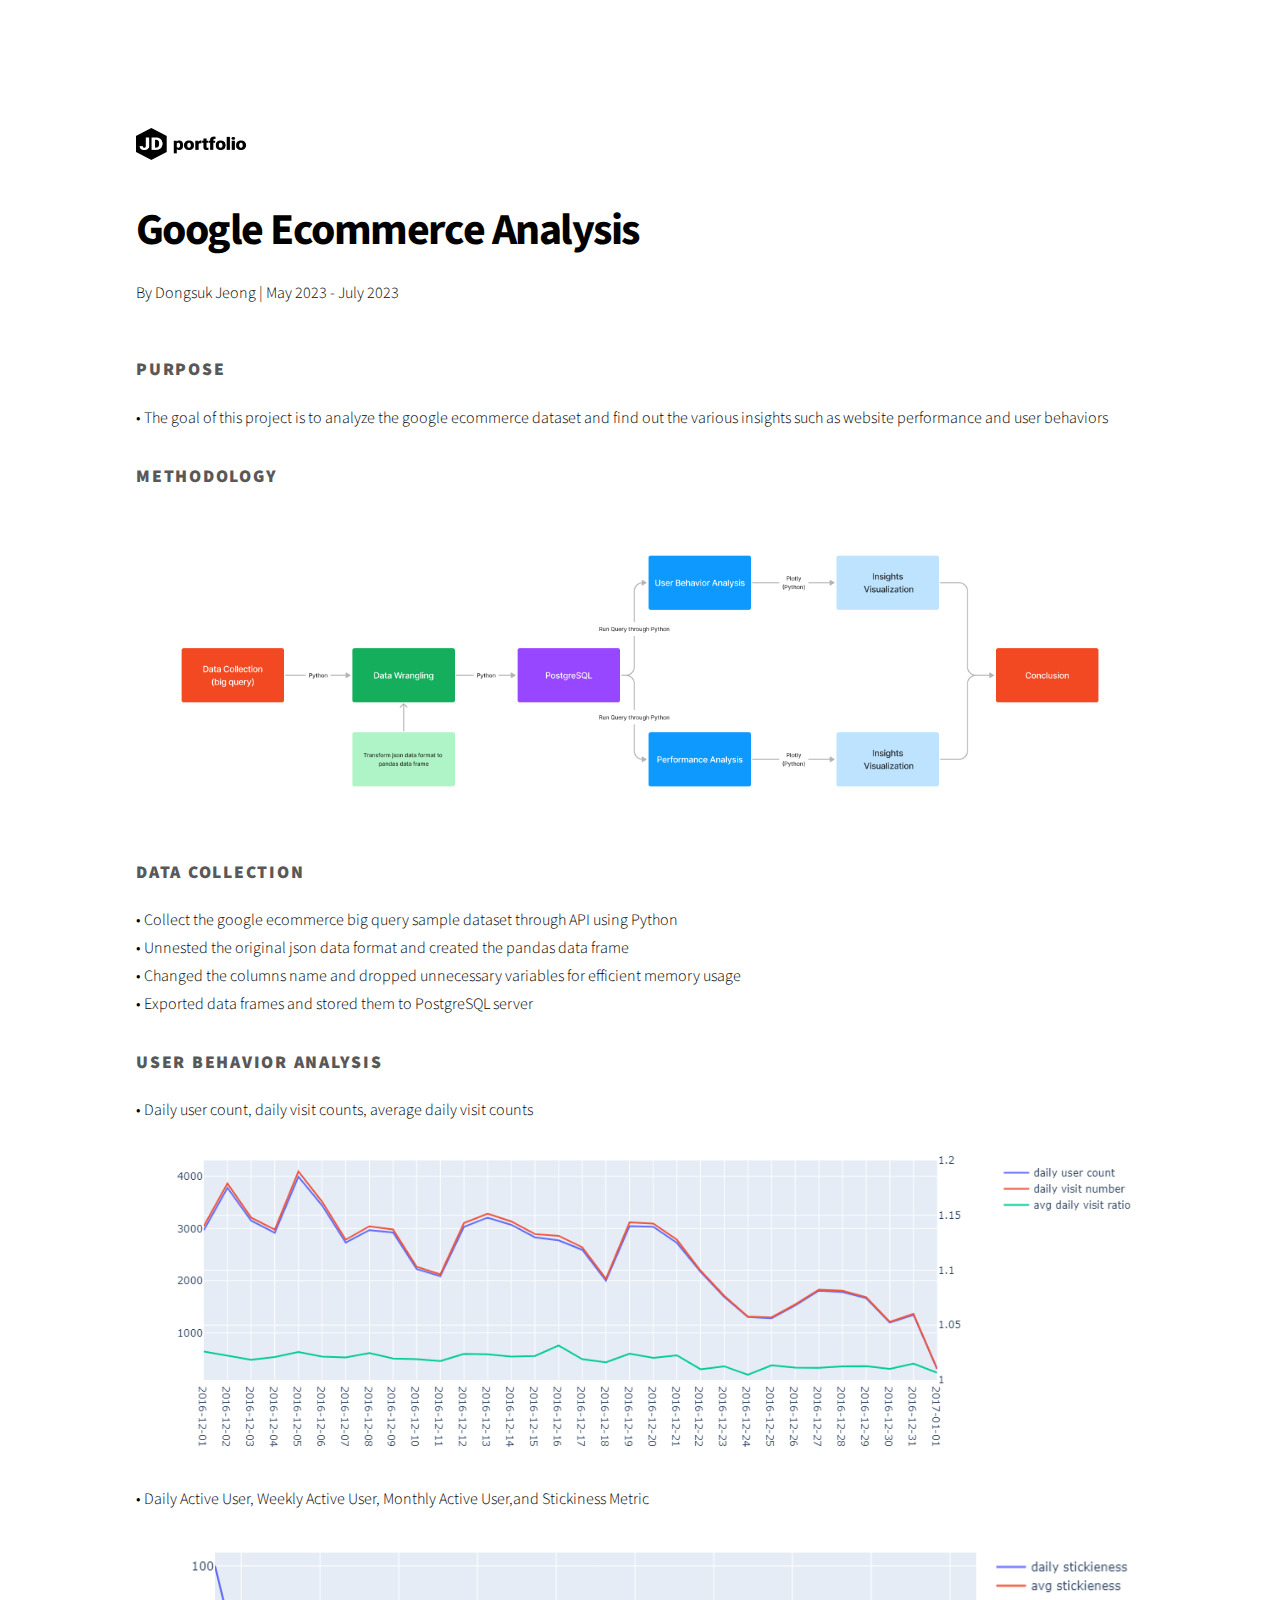
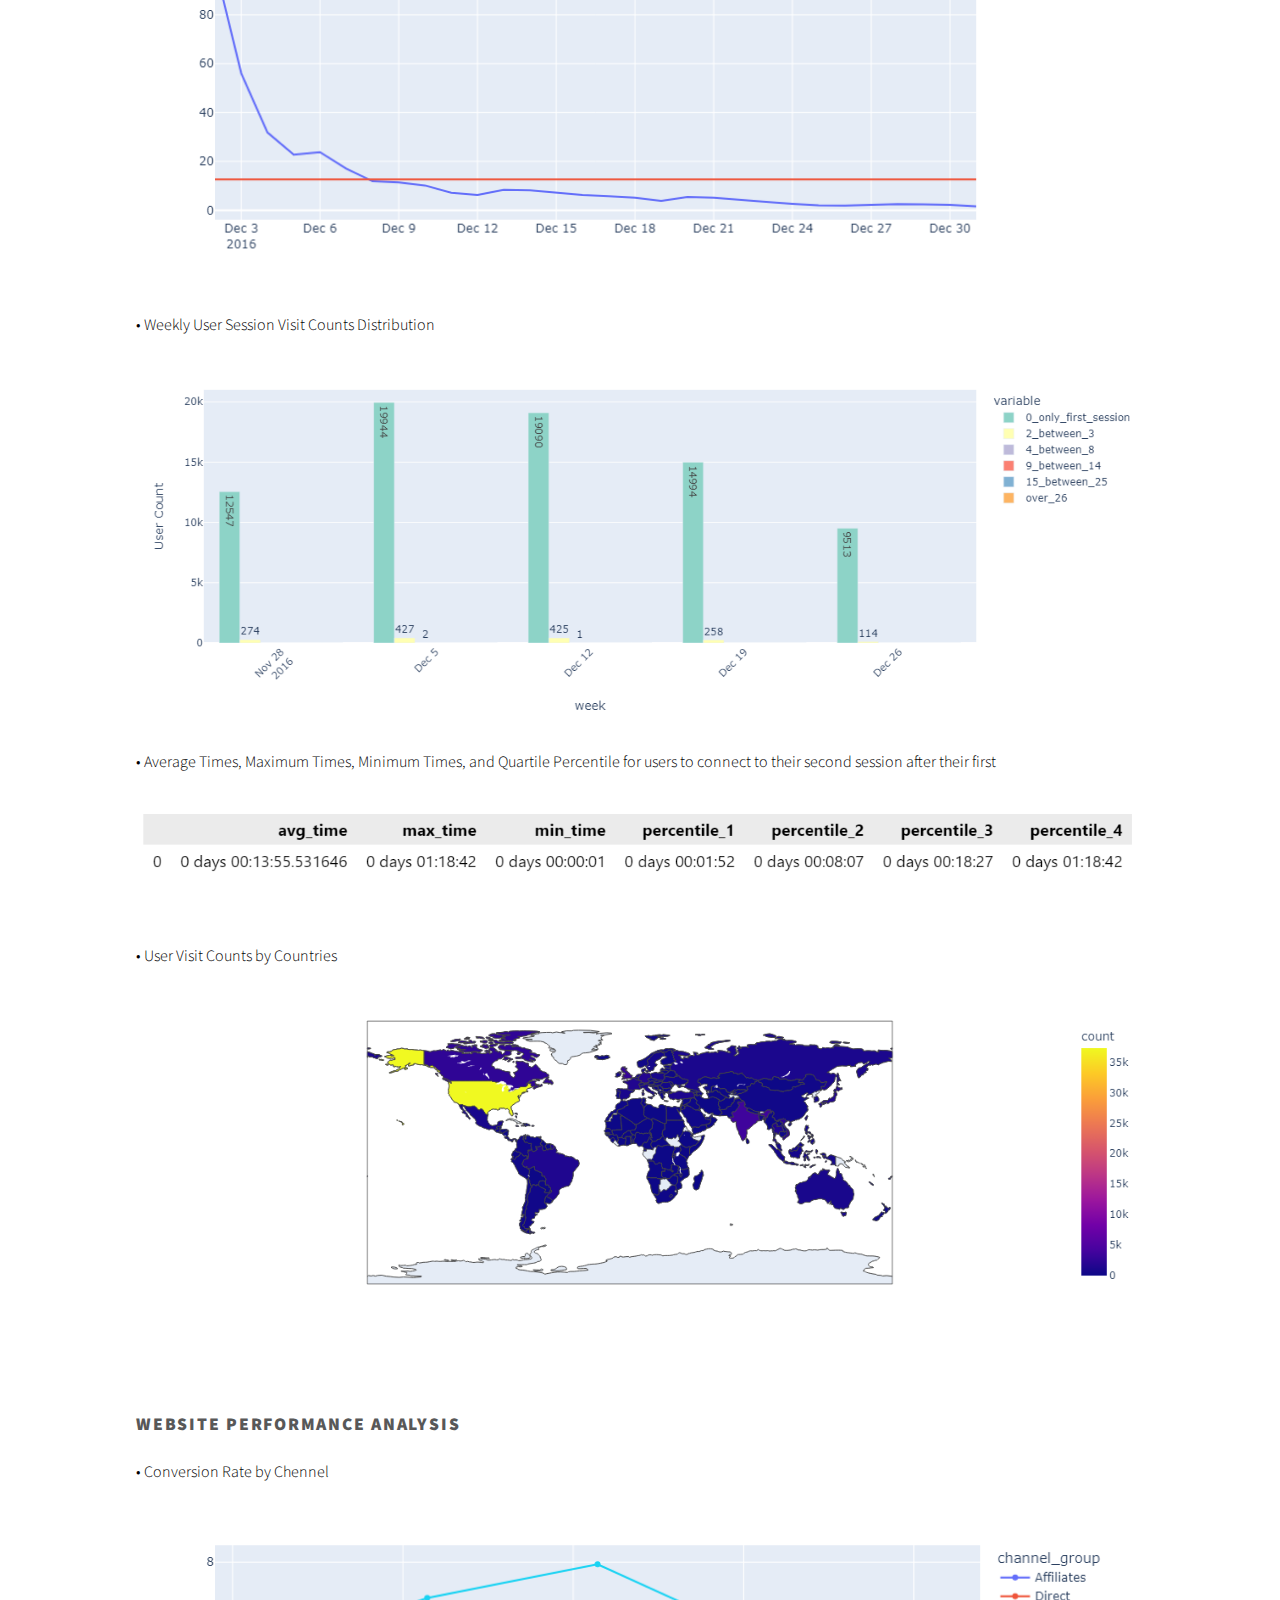
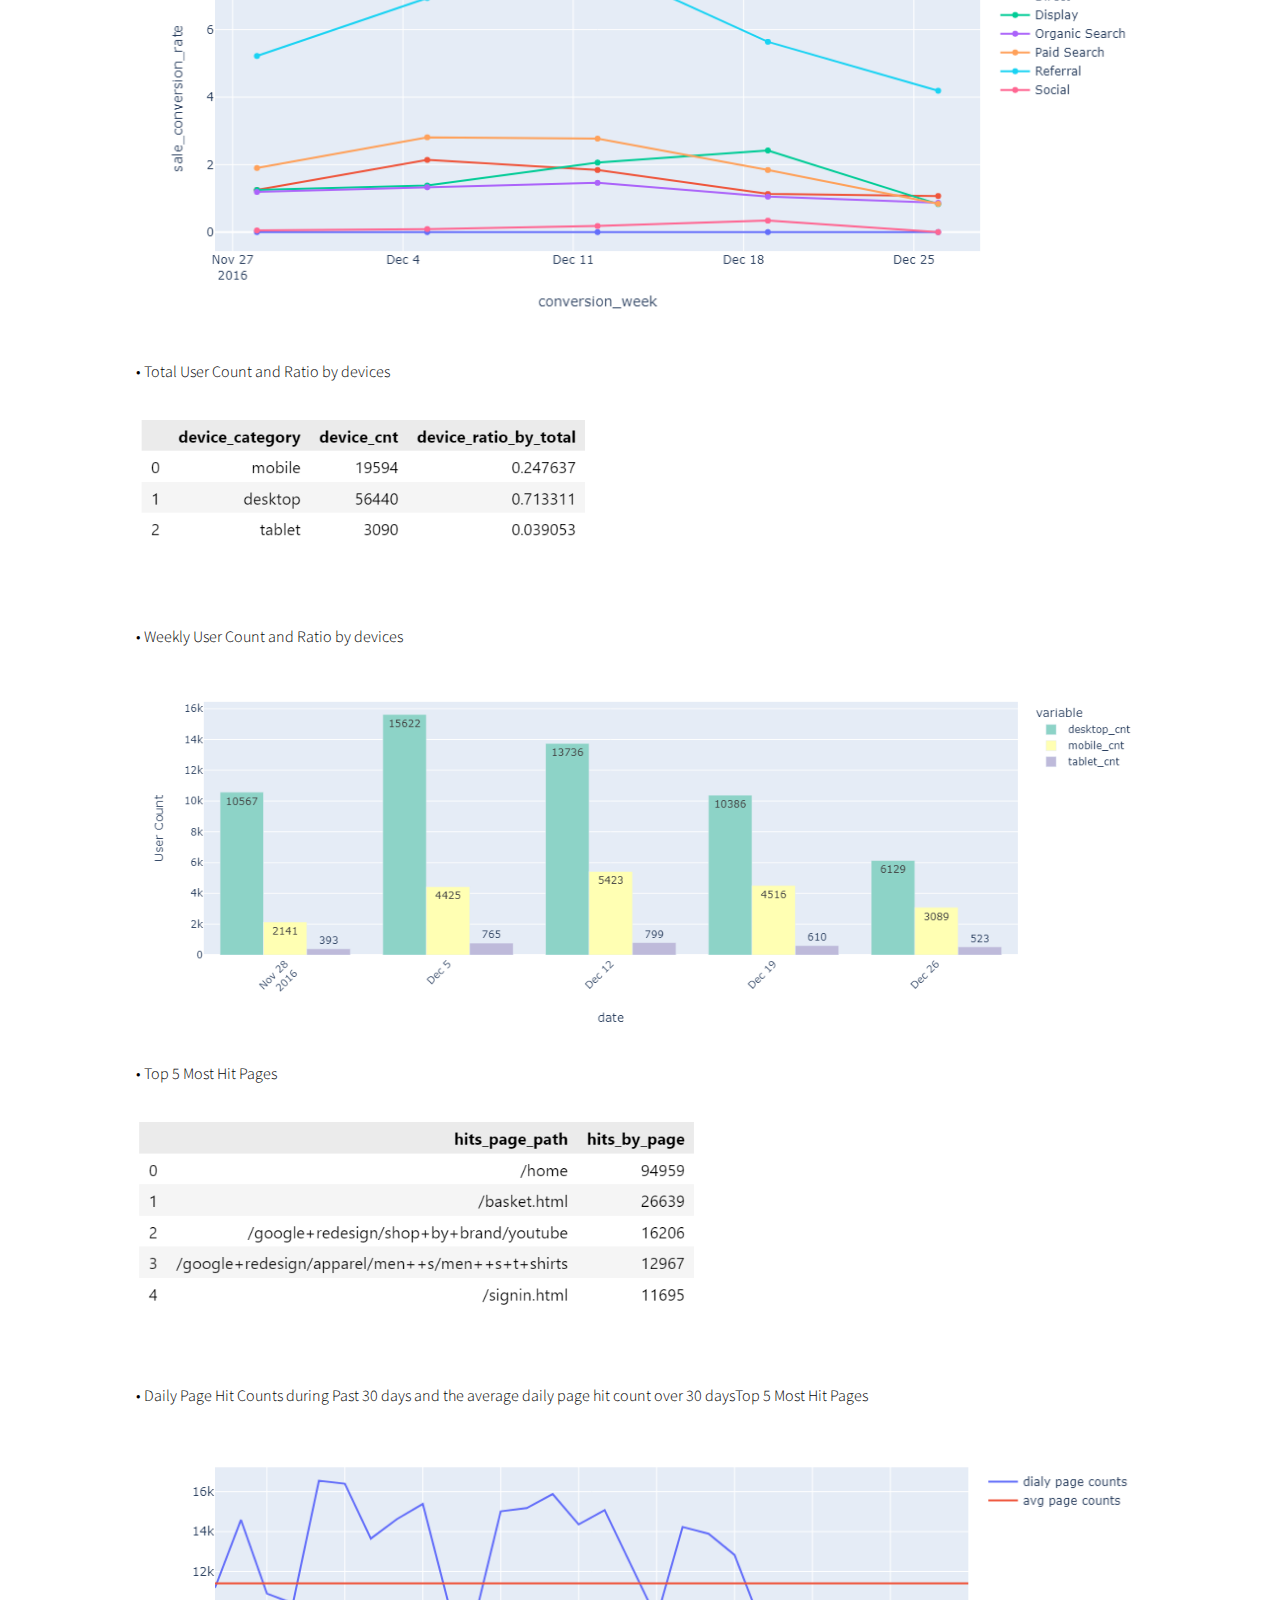
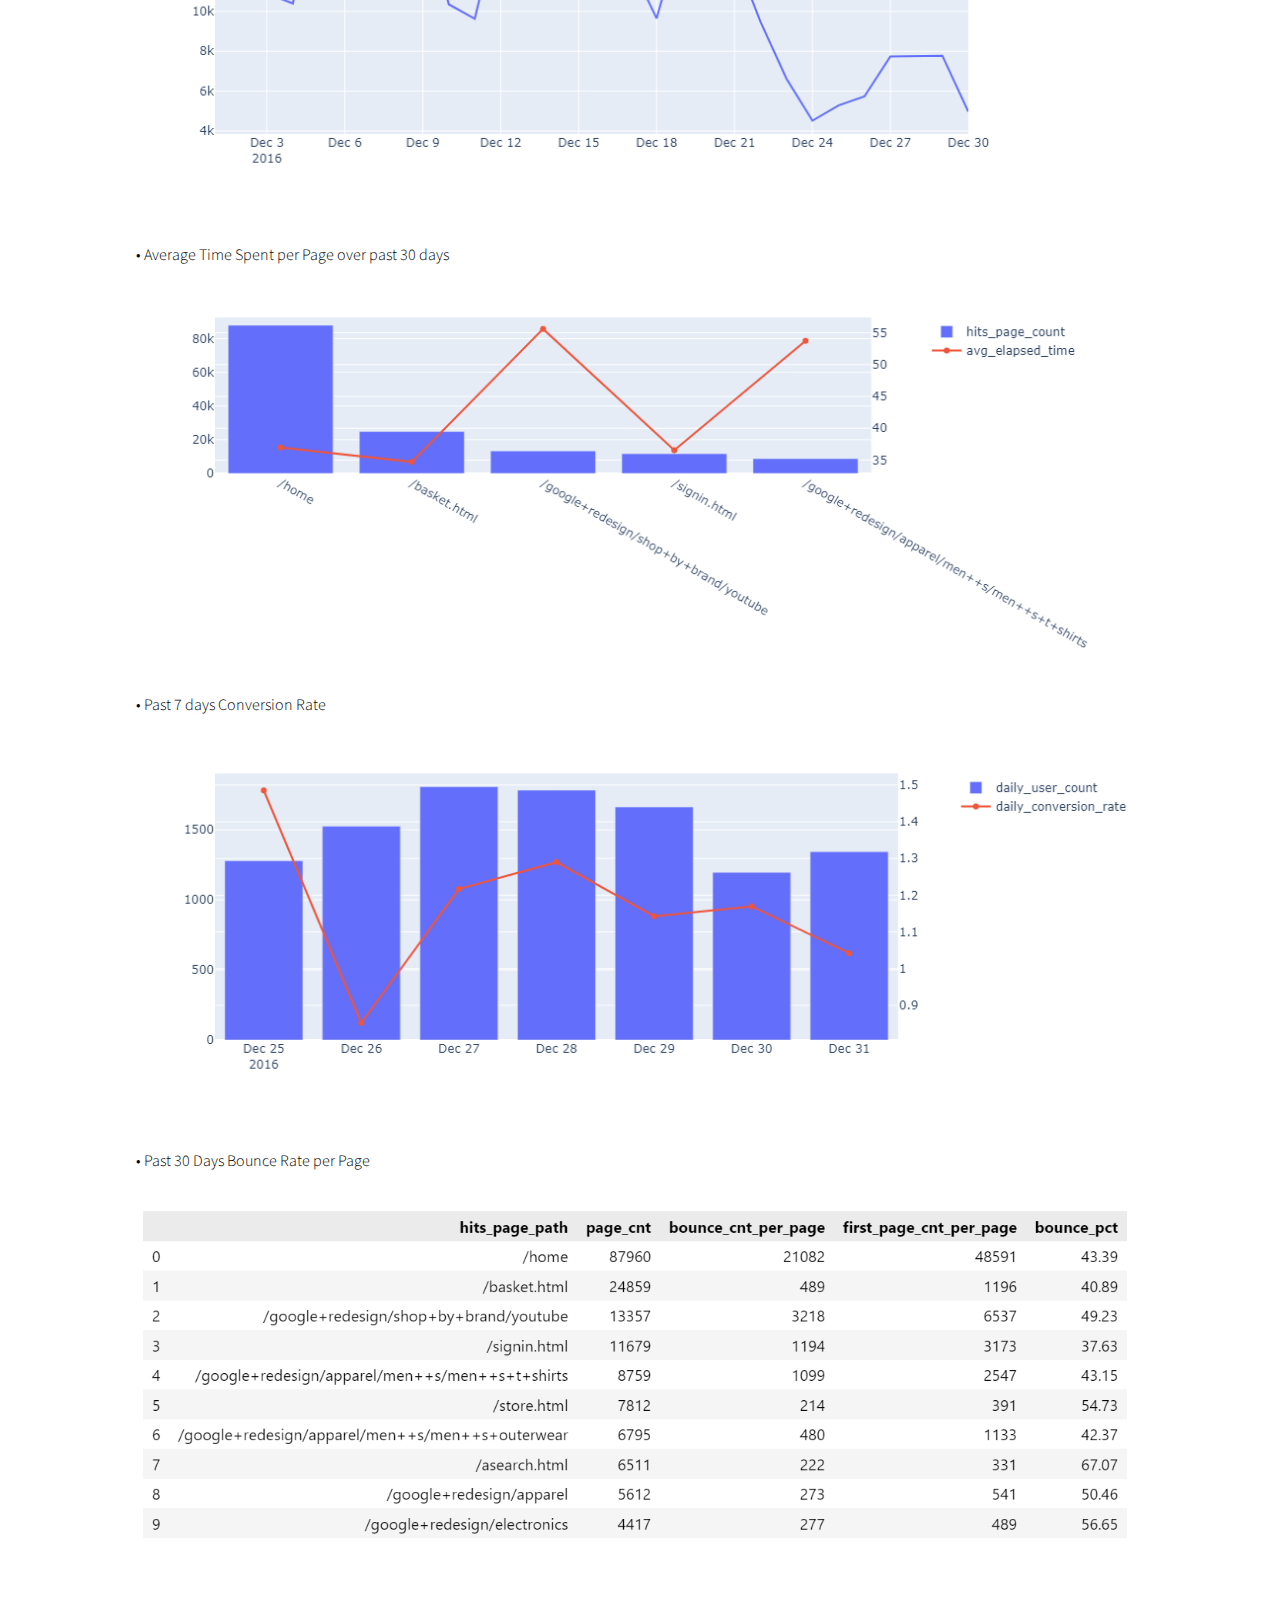
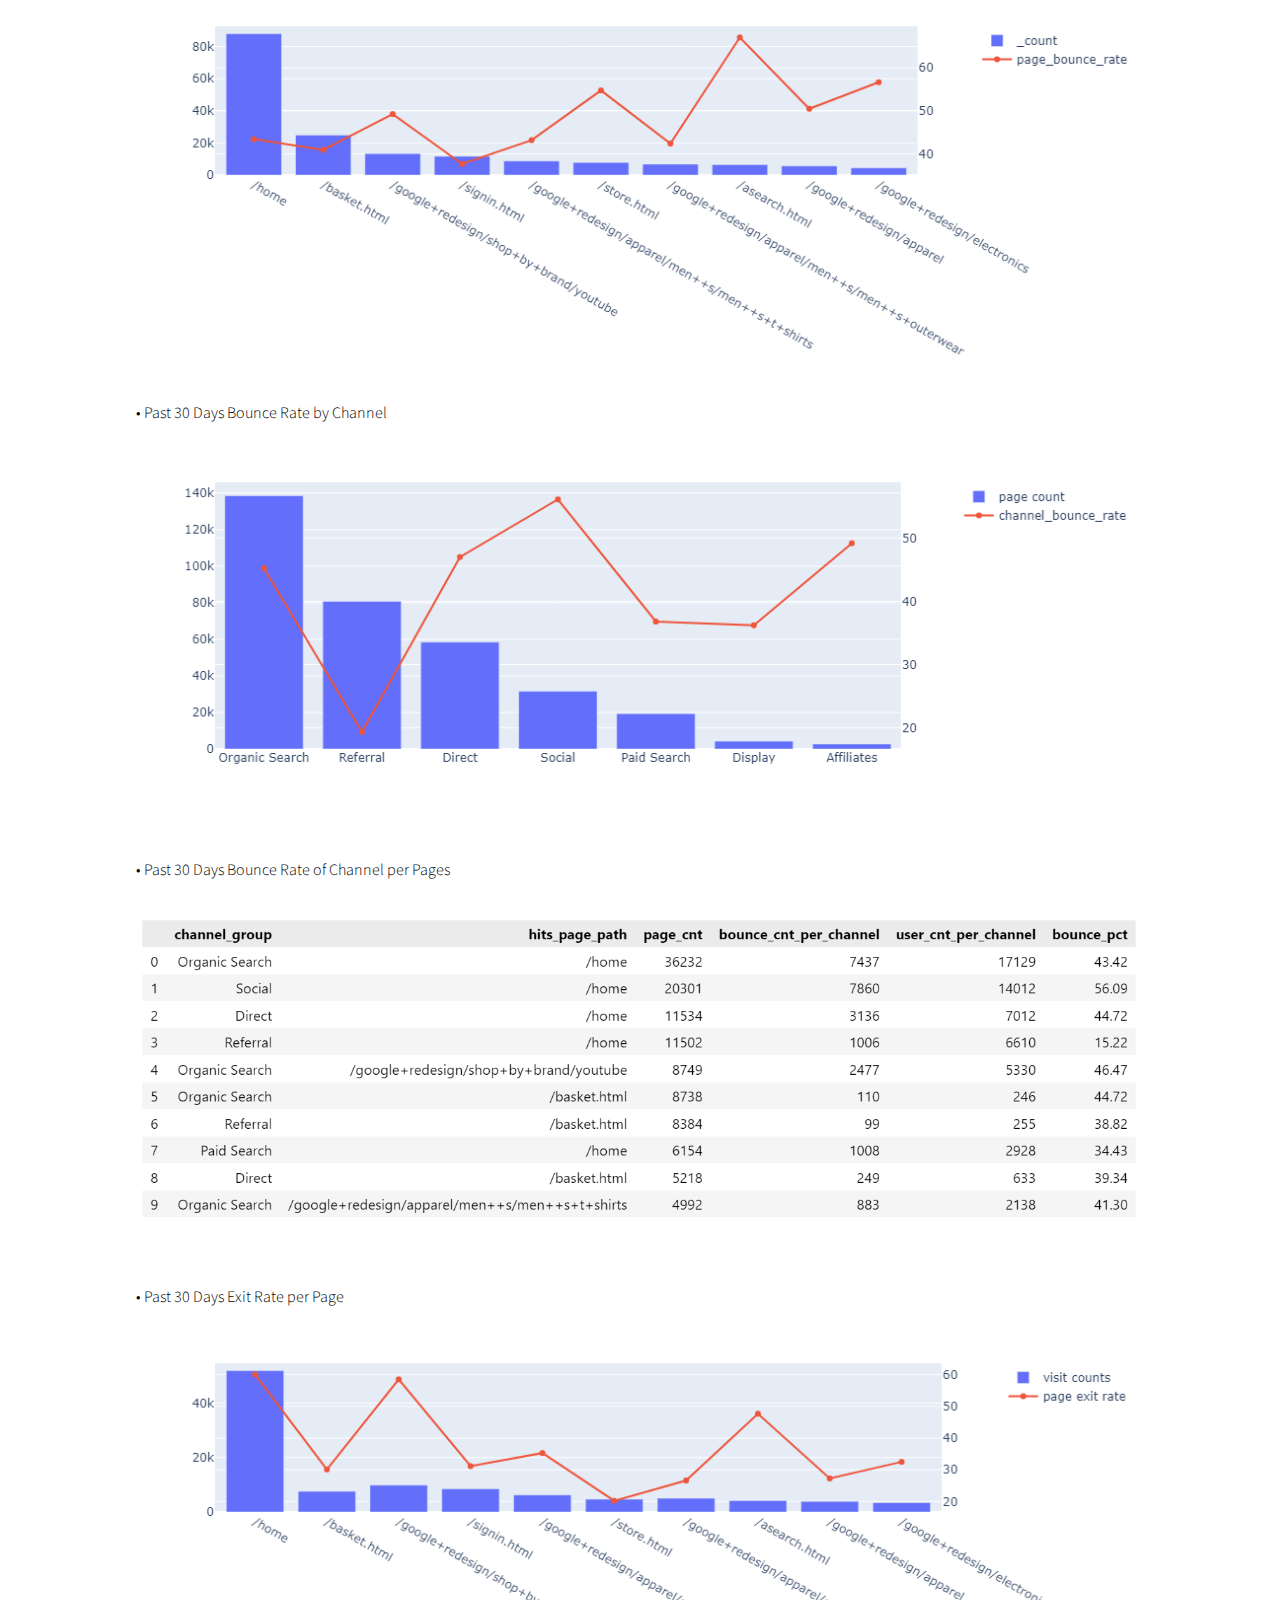
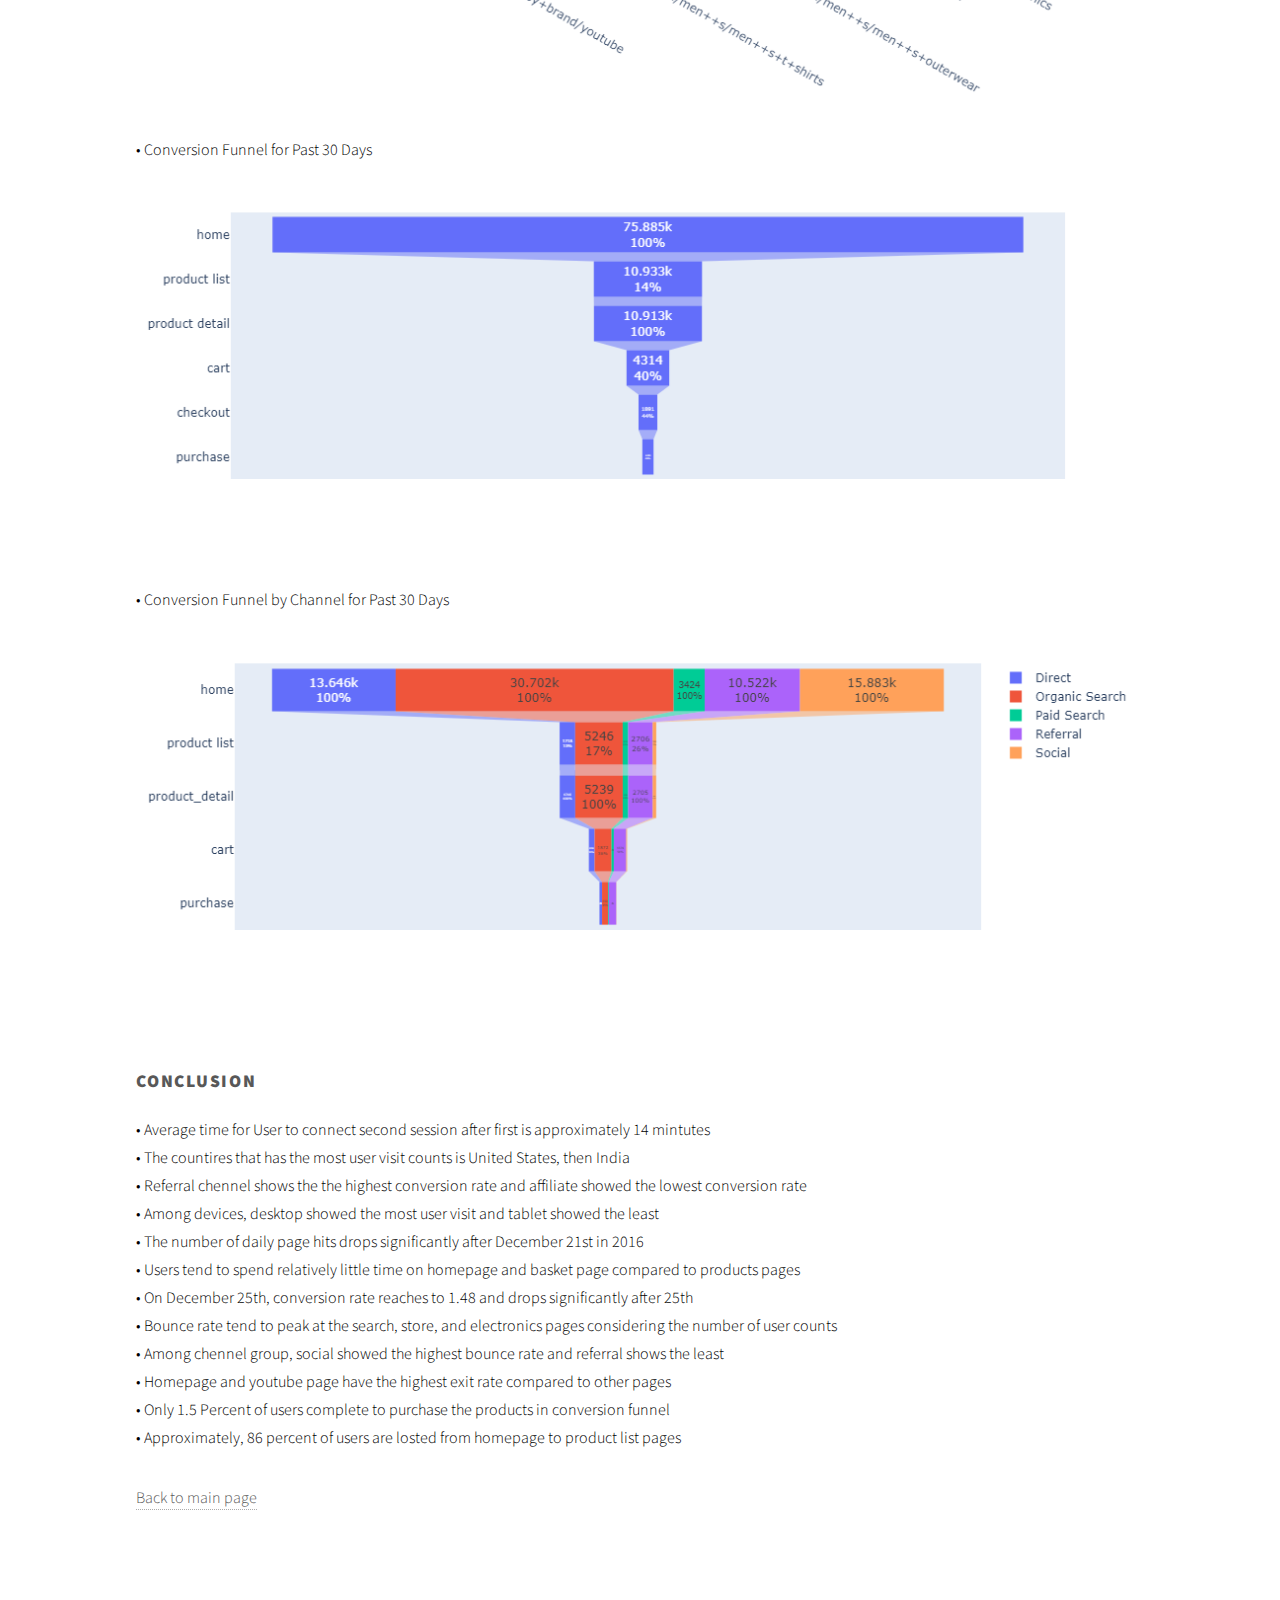
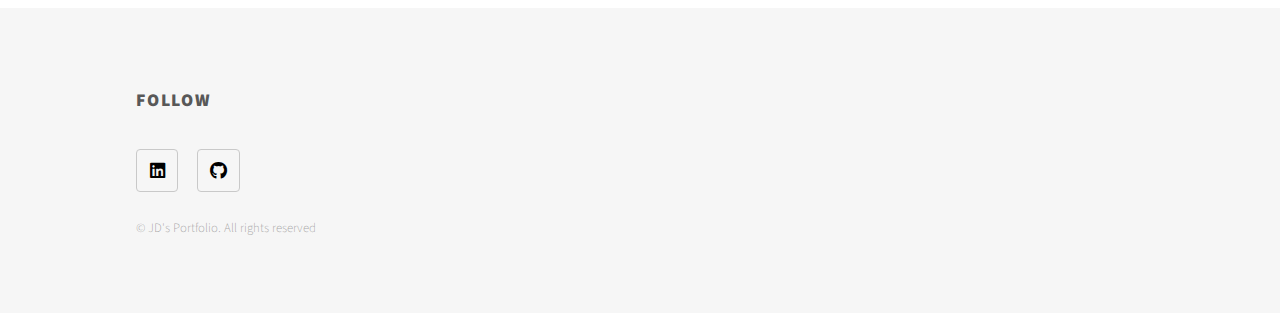
<file: generic7.html>
﻿<!DOCTYPE HTML>

<html>
	<head>
		<title>JD's Portfolio</title>
		<meta charset="utf-8" />
		<meta name="viewport" content="width=device-width, initial-scale=1, user-scalable=no" />
		<link rel="stylesheet" href="assets/css/main.css" />
		<noscript><link rel="stylesheet" href="assets/css/noscript.css" /></noscript>
	</head>
	<body class="is-preload">
		<!-- Wrapper -->
			<div id="wrapper">

				<!-- Header -->
					<header id="header">
						<div class="inner">

							<!-- Logo -->
								<a href="index.html" class="logo">
									<span class="symbol"><img src="images/logo.png" alt="" /></span><span class="title"></span>
								</a>

							<!-- Nav -->
								<nav>
									<ul>
										<li><a href="#menu">Menu</a></li>
									</ul>
								</nav>

						</div>
					</header>

				<!-- Menu 
					<nav id="menu">
						<h2>Menu</h2>
						<ul>
							<li><a href="index.html">Home</a></li>
							<li><a href="generic.html">Ipsum veroeros</a></li>
							<li><a href="generic.html">Tempus etiam</a></li>
							<li><a href="generic.html">Consequat dolor</a></li>
							<li><a href="elements.html">Elements</a></li>
						</ul>
					</nav>-->					

				<!-- Main -->
				<div id="main">
					<div class="inner">
						<div class="project_title">
							<h1>Google Ecommerce Analysis</h1>								
							<p>By Dongsuk Jeong | May 2023 - July 2023</p>							
						</div>
						<div class="project_body">
							<h2>Purpose</h2>
							<p>
								• The goal of this project is to analyze the google ecommerce dataset and find out the various insights such as website performance and user behaviors
							</p>

							<h2>Methodology</h2>								
							<span class="image main"><img src="images/Portfolio_Methodology7.jpg" alt="" /></span></br>
							
							<h2>Data Collection</h2>
							<p>
								• Collect the google ecommerce big query sample dataset through API using Python</br>
								• Unnested the original json data format and created the pandas data frame</br>
								• Changed the columns name and dropped unnecessary variables for efficient memory usage</br>
								• Exported data frames and stored them to PostgreSQL server
							</p>

							<h2>User Behavior Analysis</h2>
							<p>
								• Daily user count, daily visit counts, average daily visit counts
								<span class="image main"><img src="images/sql1.png" alt="" /></span></br>

								• Daily Active User, Weekly Active User, Monthly Active User,and Stickiness Metric								
								<span class="image main"><img src="images/sql2.png" alt="" /></span></br>

								• Weekly User Session Visit Counts Distribution
								<span class="image main"><img src="images/sql3.png" alt=""/></span></br>

								• Average Times, Maximum Times, Minimum Times, and Quartile Percentile for users to connect to their second session after their first
								<span class="image main"><img src="images/sql4.png" style="margin-top: 30px; margin-bottom:30px;" alt=""/></span></br>

								• User Visit Counts by Countries
								<span class="image main"><img src="images/sql8.png" alt="" /></span></br>
							</p>

							<h2>Website Performance Analysis</h2>
							<p>
								• Conversion Rate by Chennel
								<span class="image main"><img src="images/sql5.png" alt="" /></span></br>
								
								• Total User Count and Ratio by devices
								<span class="image main"><img src="images/sql6.png" style="margin-top: 30px; margin-bottom:30px;" alt="" /></span></br>

								• Weekly User Count and Ratio by devices
								<span class="image main"><img src="images/sql7.png" alt="" /></span></br>
								
								• Top 5 Most Hit Pages
								<span class="image main"><img src="images/sql9.png" style="margin-top: 30px; margin-bottom:30px;" alt="" /></span></br>
								
								• Daily Page Hit Counts during Past 30 days and the average daily page hit count over 30 daysTop 5 Most Hit Pages
								<span class="image main"><img src="images/sql10.png" alt="" /></span></br>

								• Average Time Spent per Page over past 30 days
								<span class="image main"><img src="images/sql11.png" alt="" /></span></br>
								
								• Past 7 days Conversion Rate
								<span class="image main"><img src="images/sql12.png" alt="" /></span></br>
								
								• Past 30 Days Bounce Rate per Page 								
								<span class="image main"><img src="images/sql13-1.png" style="margin-top: 30px;" alt="" /></span></br>
								<span class="image main"><img src="images/sql13-2.png" alt="" /></span></br>								
								
								• Past 30 Days Bounce Rate by Channel
								<span class="image main"><img src="images/sql14.png" alt="" /></span></br>

								• Past 30 Days Bounce Rate of Channel per Pages						
								<span class="image main"><img src="images/sql15.png" style="margin-top: 30px; margin-bottom:30px;" alt="" /></span></br>
								
								• Past 30 Days Exit Rate per Page
								<span class="image main"><img src="images/sql16.png" alt="" /></span></br>
								
								• Conversion Funnel for Past 30 Days
								<span class="image main"><img src="images/sql17.png" alt="" /></span></br>

								• Conversion Funnel by Channel for Past 30 Days
								<span class="image main"><img src="images/sql18.png" alt="" /></span></br>
							</p>

							<h2>Conclusion</h2>
							<p>
								• Average time for User to connect second session after first is approximately 14 mintutes</br>
								• The countires that has the most user visit counts is United States, then India</br>
								• Referral chennel shows the the highest conversion rate and affiliate showed the lowest conversion rate</br>
								• Among devices, desktop showed the most user visit and tablet showed the least</br>
								• The number of daily page hits drops significantly after December 21st in 2016</br>
								• Users tend to spend relatively little time on homepage and basket page compared to products pages</br>
								• On December 25th, conversion rate reaches to 1.48 and drops significantly after 25th</br>
								• Bounce rate tend to peak at the search, store, and electronics pages considering the number of user counts</br>
								• Among chennel group, social showed the highest bounce rate and referral shows the least</br>
								• Homepage and youtube page have the highest exit rate compared to other pages</br>
								• Only 1.5 Percent of users complete to purchase the products in conversion funnel</br>
								• Approximately, 86 percent of users are losted from homepage to product list pages</br>
							</p>

							<a href="index.html">Back to main page</a>
						</div>
					</div>
				</div>

				<!-- Footer -->
					<footer id="footer">
						<div class="inner">
							<!--<section>
								<h2>Get in touch</h2>
								<form method="post" action="#">
									<div class="fields">
										<div class="field half">
											<input type="text" name="name" id="name" placeholder="Name" />
										</div>
										<div class="field half">
											<input type="email" name="email" id="email" placeholder="Email" />
										</div>
										<div class="field">
											<textarea name="message" id="message" placeholder="Message"></textarea>
										</div>
									</div>
									<ul class="actions">
										<li><input type="submit" value="Send" class="primary" /></li>
									</ul>
								</form>
							</section>-->
							<section>
								<h2>Follow</h2>
								<ul class="icons">
									<li><a href="https://www.linkedin.com/in/dj9678/" class="icon brands style2 fa-linkedin"><span class="label">Linkedin</span></a></li>
									<li><a href="https://github.com/dj9678" class="icon brands style2 fa-github"><span class="label">GitHub</span></a></li>									
								</ul>
							</section>
							<ul class="copyright">
								<li>&copy; JD's Portfolio. All rights reserved</li>
							</ul>
						</div>
					</footer>

			</div>

		<!-- Scripts -->
			<script src="assets/js/jquery.min.js"></script>
			<script src="assets/js/browser.min.js"></script>
			<script src="assets/js/breakpoints.min.js"></script>
			<script src="assets/js/util.js"></script>
			<script src="assets/js/main.js"></script>

	</body>
</html>
</file>
<file: assets/css/noscript.css>
/*
	Phantom by HTML5 UP
	html5up.net | @ajlkn
	Free for personal and commercial use under the CCA 3.0 license (html5up.net/license)
*/

/* Tiles */

	body.is-preload .tiles article {
		-moz-transform: none;
		-webkit-transform: none;
		-ms-transform: none;
		transform: none;
		opacity: 1;
	}
</file>
<file: assets/css/main.css>
@import url(fontawesome-all.min.css);
@import url("https://fonts.googleapis.com/css?family=Source+Sans+Pro:300,700,900");

/*
	Phantom by HTML5 UP
	html5up.net | @ajlkn
	Free for personal and commercial use under the CCA 3.0 license (html5up.net/license)
*/

html, body, div, span, applet, object,
iframe, h1, h2, h3, h4, h5, h6, p, blockquote,
pre, a, abbr, acronym, address, big, cite,
code, del, dfn, em, img, ins, kbd, q, s, samp,
small, strike, strong, sub, sup, tt, var, b,
u, i, center, dl, dt, dd, ol, ul, li, fieldset,
form, label, legend, table, caption, tbody,
tfoot, thead, tr, th, td, article, aside,
canvas, details, embed, figure, figcaption,
footer, header, hgroup, menu, nav, output, ruby,
section, summary, time, mark, audio, video {
	margin: 0;
	padding: 0;
	border: 0;
	font-size: 100%;
	font: inherit;
	vertical-align: baseline;}

article, aside, details, figcaption, figure,
footer, header, hgroup, menu, nav, section {
	display: block;}

body {
	line-height: 1;
}

ol, ul {
	list-style: none;
}

blockquote, q {
	quotes: none;
}

	blockquote:before, blockquote:after, q:before, q:after {
		content: '';
		content: none;
	}

table {
	border-collapse: collapse;
	border-spacing: 0;
}

body {
	-webkit-text-size-adjust: none;
}

mark {
	background-color: transparent;
	color: inherit;
}

input::-moz-focus-inner {
	border: 0;
	padding: 0;
}

input, select, textarea {
	-moz-appearance: none;
	-webkit-appearance: none;
	-ms-appearance: none;
	appearance: none;
}

/* Basic */

	@-ms-viewport {
		width: device-width;
	}

	body {
		-ms-overflow-style: scrollbar;
	}

	@media screen and (max-width: 480px) {

		html, body {
			min-width: 320px;
		}

	}

	html {
		box-sizing: border-box;
	}

	*, *:before, *:after {
		box-sizing: inherit;
	}

	body {
		background: #ffffff;
	}

		body.is-preload *, body.is-preload *:before, body.is-preload *:after {
			-moz-animation: none !important;
			-webkit-animation: none !important;
			-ms-animation: none !important;
			animation: none !important;
			-moz-transition: none !important;
			-webkit-transition: none !important;
			-ms-transition: none !important;
			transition: none !important;
		}

/* Type */

	body, input, select, textarea {
		color: #000;
		font-family: "Source Sans Pro", Helvetica, sans-serif;
		font-size: 16pt;
		font-weight: 300;
		line-height: 1.75;
	}

		@media screen and (max-width: 1680px) {

			body, input, select, textarea {
				font-size: 14pt;
			}

		}

		@media screen and (max-width: 1280px) {

			body, input, select, textarea {
				font-size: 12pt;
			}

		}

	a {
		-moz-transition: border-bottom-color 0.2s ease, color 0.2s ease;
		-webkit-transition: border-bottom-color 0.2s ease, color 0.2s ease;
		-ms-transition: border-bottom-color 0.2s ease, color 0.2s ease;
		transition: border-bottom-color 0.2s ease, color 0.2s ease;
		text-decoration: none;
		color: #585858;
		border-bottom: dotted 1px rgba(88, 88, 88, 0.5);
	}

		a:hover {
			border-bottom-color: transparent;
			color: #08283b !important;
		}

	strong, b {
		font-weight: 900;
	}

	em, i {
		font-style: italic;
	}

	p {
		margin: 0 0 2em 0;
	}

	h1 {
		font-size: 2.75em;
		font-weight: 700;
		line-height: 1.3;
		margin: 0 0 1em 0;
		letter-spacing: -0.035em;
	}

		h1 a {
			color: inherit;
		}

		@media screen and (max-width: 736px) {

			h1 {
				font-size: 2em;
				margin: 0 0 1em 0;
			}

		}

		@media screen and (max-width: 360px) {

			h1 {
				font-size: 1.75em;
			}

		}

	h2, h3, h4, h5, h6 {
		font-weight: 900;
		line-height: 1.5;
		margin: 0 0 2em 0;
		text-transform: uppercase;
		letter-spacing: 0.1em;
		color:#585858;
	}

		h2 a, h3 a, h4 a, h5 a, h6 a {
			color: inherit;
		}

	h2 {
		font-size: 1.1em;
	}

	h3 {
		font-size: 1em;
	}

	h4 {
		font-size: 0.8em;
	}

	h5 {
		font-size: 0.8em;
	}

	h6 {
		font-size: 0.8em;
	}

	@media screen and (max-width: 980px) {

		h1 br, h2 br, h3 br, h4 br, h5 br, h6 br {
			display: none;
		}

	}

	@media screen and (max-width: 736px) {

		h2 {
			font-size: 1em;
		}

		h3 {
			font-size: 0.8em;
		}

	}

	sub {
		font-size: 0.8em;
		position: relative;
		top: 0.5em;
	}

	sup {
		font-size: 0.8em;
		position: relative;
		top: -0.5em;
	}

	blockquote {
		border-left: solid 4px #c9c9c9;
		font-style: italic;
		margin: 0 0 2em 0;
		padding: 0.5em 0 0.5em 2em;
	}

	code {
		background: rgba(144, 144, 144, 0.075);
		border-radius: 4px;
		border: solid 1px #c9c9c9;
		font-family: "Courier New", monospace;
		font-size: 0.9em;
		margin: 0 0.25em;
		padding: 0.25em 0.65em;
	}

	pre {
		-webkit-overflow-scrolling: touch;
		font-family: "Courier New", monospace;
		font-size: 0.9em;
		margin: 0 0 2em 0;
	}

		pre code {
			display: block;
			line-height: 1.75;
			padding: 1em 1.5em;
			overflow-x: auto;
		}

	hr {
		border: 0;
		border-bottom: solid 1px #c9c9c9;
		margin: 2em 0;
	}

		hr.major {
			margin: 3em 0;
		}

	.align-left {
		text-align: left;
	}

	.align-center {
		text-align: center;
	}

	.align-right {
		text-align: right;
	}

/* Row */

	.row {
		display: flex;
		flex-wrap: wrap;
		box-sizing: border-box;
		align-items: stretch;
	}

		.row > * {
			box-sizing: border-box;
		}

		.row.gtr-uniform > * > :last-child {
			margin-bottom: 0;
		}

		.row.aln-left {
			justify-content: flex-start;
		}

		.row.aln-center {
			justify-content: center;
		}

		.row.aln-right {
			justify-content: flex-end;
		}

		.row.aln-top {
			align-items: flex-start;
		}

		.row.aln-middle {
			align-items: center;
		}

		.row.aln-bottom {
			align-items: flex-end;
		}

		.row > .imp {
			order: -1;
		}

		.row > .col-1 {
			width: 8.33333%;
		}

		.row > .off-1 {
			margin-left: 8.33333%;
		}

		.row > .col-2 {
			width: 16.66667%;
		}

		.row > .off-2 {
			margin-left: 16.66667%;
		}

		.row > .col-3 {
			width: 25%;
		}

		.row > .off-3 {
			margin-left: 25%;
		}

		.row > .col-4 {
			width: 33.33333%;
		}

		.row > .off-4 {
			margin-left: 33.33333%;
		}

		.row > .col-5 {
			width: 41.66667%;
		}

		.row > .off-5 {
			margin-left: 41.66667%;
		}

		.row > .col-6 {
			width: 50%;
		}

		.row > .off-6 {
			margin-left: 50%;
		}

		.row > .col-7 {
			width: 58.33333%;
		}

		.row > .off-7 {
			margin-left: 58.33333%;
		}

		.row > .col-8 {
			width: 66.66667%;
		}

		.row > .off-8 {
			margin-left: 66.66667%;
		}

		.row > .col-9 {
			width: 75%;
		}

		.row > .off-9 {
			margin-left: 75%;
		}

		.row > .col-10 {
			width: 83.33333%;
		}

		.row > .off-10 {
			margin-left: 83.33333%;
		}

		.row > .col-11 {
			width: 91.66667%;
		}

		.row > .off-11 {
			margin-left: 91.66667%;
		}

		.row > .col-12 {
			width: 100%;
		}

		.row > .off-12 {
			margin-left: 100%;
		}

		.row.gtr-0 {
			margin-top: 0;
			margin-left: 0em;
		}

			.row.gtr-0 > * {
				padding: 0 0 0 0em;
			}

			.row.gtr-0.gtr-uniform {
				margin-top: 0em;
			}

				.row.gtr-0.gtr-uniform > * {
					padding-top: 0em;
				}

		.row.gtr-25 {
			margin-top: 0;
			margin-left: -0.5em;
		}

			.row.gtr-25 > * {
				padding: 0 0 0 0.5em;
			}

			.row.gtr-25.gtr-uniform {
				margin-top: -0.5em;
			}

				.row.gtr-25.gtr-uniform > * {
					padding-top: 0.5em;
				}

		.row.gtr-50 {
			margin-top: 0;
			margin-left: -1em;
		}

			.row.gtr-50 > * {
				padding: 0 0 0 1em;
			}

			.row.gtr-50.gtr-uniform {
				margin-top: -1em;
			}

				.row.gtr-50.gtr-uniform > * {
					padding-top: 1em;
				}

		.row {
			margin-top: 0;
			margin-left: -2em;
		}

			.row > * {
				padding: 0 0 0 2em;
			}

			.row.gtr-uniform {
				margin-top: -2em;
			}

				.row.gtr-uniform > * {
					padding-top: 2em;
				}

		.row.gtr-150 {
			margin-top: 0;
			margin-left: -3em;
		}

			.row.gtr-150 > * {
				padding: 0 0 0 3em;
			}

			.row.gtr-150.gtr-uniform {
				margin-top: -3em;
			}

				.row.gtr-150.gtr-uniform > * {
					padding-top: 3em;
				}

		.row.gtr-200 {
			margin-top: 0;
			margin-left: -4em;
		}

			.row.gtr-200 > * {
				padding: 0 0 0 4em;
			}

			.row.gtr-200.gtr-uniform {
				margin-top: -4em;
			}

				.row.gtr-200.gtr-uniform > * {
					padding-top: 4em;
				}

		@media screen and (max-width: 1680px) {

			.row {
				display: flex;
				flex-wrap: wrap;
				box-sizing: border-box;
				align-items: stretch;
			}

				.row > * {
					box-sizing: border-box;
				}

				.row.gtr-uniform > * > :last-child {
					margin-bottom: 0;
				}

				.row.aln-left {
					justify-content: flex-start;
				}

				.row.aln-center {
					justify-content: center;
				}

				.row.aln-right {
					justify-content: flex-end;
				}

				.row.aln-top {
					align-items: flex-start;
				}

				.row.aln-middle {
					align-items: center;
				}

				.row.aln-bottom {
					align-items: flex-end;
				}

				.row > .imp-xlarge {
					order: -1;
				}

				.row > .col-1-xlarge {
					width: 8.33333%;
				}

				.row > .off-1-xlarge {
					margin-left: 8.33333%;
				}

				.row > .col-2-xlarge {
					width: 16.66667%;
				}

				.row > .off-2-xlarge {
					margin-left: 16.66667%;
				}

				.row > .col-3-xlarge {
					width: 25%;
				}

				.row > .off-3-xlarge {
					margin-left: 25%;
				}

				.row > .col-4-xlarge {
					width: 33.33333%;
				}

				.row > .off-4-xlarge {
					margin-left: 33.33333%;
				}

				.row > .col-5-xlarge {
					width: 41.66667%;
				}

				.row > .off-5-xlarge {
					margin-left: 41.66667%;
				}

				.row > .col-6-xlarge {
					width: 50%;
				}

				.row > .off-6-xlarge {
					margin-left: 50%;
				}

				.row > .col-7-xlarge {
					width: 58.33333%;
				}

				.row > .off-7-xlarge {
					margin-left: 58.33333%;
				}

				.row > .col-8-xlarge {
					width: 66.66667%;
				}

				.row > .off-8-xlarge {
					margin-left: 66.66667%;
				}

				.row > .col-9-xlarge {
					width: 75%;
				}

				.row > .off-9-xlarge {
					margin-left: 75%;
				}

				.row > .col-10-xlarge {
					width: 83.33333%;
				}

				.row > .off-10-xlarge {
					margin-left: 83.33333%;
				}

				.row > .col-11-xlarge {
					width: 91.66667%;
				}

				.row > .off-11-xlarge {
					margin-left: 91.66667%;
				}

				.row > .col-12-xlarge {
					width: 100%;
				}

				.row > .off-12-xlarge {
					margin-left: 100%;
				}

				.row.gtr-0 {
					margin-top: 0;
					margin-left: 0em;
				}

					.row.gtr-0 > * {
						padding: 0 0 0 0em;
					}

					.row.gtr-0.gtr-uniform {
						margin-top: 0em;
					}

						.row.gtr-0.gtr-uniform > * {
							padding-top: 0em;
						}

				.row.gtr-25 {
					margin-top: 0;
					margin-left: -0.5em;
				}

					.row.gtr-25 > * {
						padding: 0 0 0 0.5em;
					}

					.row.gtr-25.gtr-uniform {
						margin-top: -0.5em;
					}

						.row.gtr-25.gtr-uniform > * {
							padding-top: 0.5em;
						}

				.row.gtr-50 {
					margin-top: 0;
					margin-left: -1em;
				}

					.row.gtr-50 > * {
						padding: 0 0 0 1em;
					}

					.row.gtr-50.gtr-uniform {
						margin-top: -1em;
					}

						.row.gtr-50.gtr-uniform > * {
							padding-top: 1em;
						}

				.row {
					margin-top: 0;
					margin-left: -2em;
				}

					.row > * {
						padding: 0 0 0 2em;
					}

					.row.gtr-uniform {
						margin-top: -2em;
					}

						.row.gtr-uniform > * {
							padding-top: 2em;
						}

				.row.gtr-150 {
					margin-top: 0;
					margin-left: -3em;
				}

					.row.gtr-150 > * {
						padding: 0 0 0 3em;
					}

					.row.gtr-150.gtr-uniform {
						margin-top: -3em;
					}

						.row.gtr-150.gtr-uniform > * {
							padding-top: 3em;
						}

				.row.gtr-200 {
					margin-top: 0;
					margin-left: -4em;
				}

					.row.gtr-200 > * {
						padding: 0 0 0 4em;
					}

					.row.gtr-200.gtr-uniform {
						margin-top: -4em;
					}

						.row.gtr-200.gtr-uniform > * {
							padding-top: 4em;
						}

		}

		@media screen and (max-width: 1280px) {

			.row {
				display: flex;
				flex-wrap: wrap;
				box-sizing: border-box;
				align-items: stretch;
			}

				.row > * {
					box-sizing: border-box;
				}

				.row.gtr-uniform > * > :last-child {
					margin-bottom: 0;
				}

				.row.aln-left {
					justify-content: flex-start;
				}

				.row.aln-center {
					justify-content: center;
				}

				.row.aln-right {
					justify-content: flex-end;
				}

				.row.aln-top {
					align-items: flex-start;
				}

				.row.aln-middle {
					align-items: center;
				}

				.row.aln-bottom {
					align-items: flex-end;
				}

				.row > .imp-large {
					order: -1;
				}

				.row > .col-1-large {
					width: 8.33333%;
				}

				.row > .off-1-large {
					margin-left: 8.33333%;
				}

				.row > .col-2-large {
					width: 16.66667%;
				}

				.row > .off-2-large {
					margin-left: 16.66667%;
				}

				.row > .col-3-large {
					width: 25%;
				}

				.row > .off-3-large {
					margin-left: 25%;
				}

				.row > .col-4-large {
					width: 33.33333%;
				}

				.row > .off-4-large {
					margin-left: 33.33333%;
				}

				.row > .col-5-large {
					width: 41.66667%;
				}

				.row > .off-5-large {
					margin-left: 41.66667%;
				}

				.row > .col-6-large {
					width: 50%;
				}

				.row > .off-6-large {
					margin-left: 50%;
				}

				.row > .col-7-large {
					width: 58.33333%;
				}

				.row > .off-7-large {
					margin-left: 58.33333%;
				}

				.row > .col-8-large {
					width: 66.66667%;
				}

				.row > .off-8-large {
					margin-left: 66.66667%;
				}

				.row > .col-9-large {
					width: 75%;
				}

				.row > .off-9-large {
					margin-left: 75%;
				}

				.row > .col-10-large {
					width: 83.33333%;
				}

				.row > .off-10-large {
					margin-left: 83.33333%;
				}

				.row > .col-11-large {
					width: 91.66667%;
				}

				.row > .off-11-large {
					margin-left: 91.66667%;
				}

				.row > .col-12-large {
					width: 100%;
				}

				.row > .off-12-large {
					margin-left: 100%;
				}

				.row.gtr-0 {
					margin-top: 0;
					margin-left: 0em;
				}

					.row.gtr-0 > * {
						padding: 0 0 0 0em;
					}

					.row.gtr-0.gtr-uniform {
						margin-top: 0em;
					}

						.row.gtr-0.gtr-uniform > * {
							padding-top: 0em;
						}

				.row.gtr-25 {
					margin-top: 0;
					margin-left: -0.5em;
				}

					.row.gtr-25 > * {
						padding: 0 0 0 0.5em;
					}

					.row.gtr-25.gtr-uniform {
						margin-top: -0.5em;
					}

						.row.gtr-25.gtr-uniform > * {
							padding-top: 0.5em;
						}

				.row.gtr-50 {
					margin-top: 0;
					margin-left: -1em;
				}

					.row.gtr-50 > * {
						padding: 0 0 0 1em;
					}

					.row.gtr-50.gtr-uniform {
						margin-top: -1em;
					}

						.row.gtr-50.gtr-uniform > * {
							padding-top: 1em;
						}

				.row {
					margin-top: 0;
					margin-left: -2em;
				}

					.row > * {
						padding: 0 0 0 2em;
					}

					.row.gtr-uniform {
						margin-top: -2em;
					}

						.row.gtr-uniform > * {
							padding-top: 2em;
						}

				.row.gtr-150 {
					margin-top: 0;
					margin-left: -3em;
				}

					.row.gtr-150 > * {
						padding: 0 0 0 3em;
					}

					.row.gtr-150.gtr-uniform {
						margin-top: -3em;
					}

						.row.gtr-150.gtr-uniform > * {
							padding-top: 3em;
						}

				.row.gtr-200 {
					margin-top: 0;
					margin-left: -4em;
				}

					.row.gtr-200 > * {
						padding: 0 0 0 4em;
					}

					.row.gtr-200.gtr-uniform {
						margin-top: -4em;
					}

						.row.gtr-200.gtr-uniform > * {
							padding-top: 4em;
						}

		}

		@media screen and (max-width: 980px) {

			.row {
				display: flex;
				flex-wrap: wrap;
				box-sizing: border-box;
				align-items: stretch;
			}

				.row > * {
					box-sizing: border-box;
				}

				.row.gtr-uniform > * > :last-child {
					margin-bottom: 0;
				}

				.row.aln-left {
					justify-content: flex-start;
				}

				.row.aln-center {
					justify-content: center;
				}

				.row.aln-right {
					justify-content: flex-end;
				}

				.row.aln-top {
					align-items: flex-start;
				}

				.row.aln-middle {
					align-items: center;
				}

				.row.aln-bottom {
					align-items: flex-end;
				}

				.row > .imp-medium {
					order: -1;
				}

				.row > .col-1-medium {
					width: 8.33333%;
				}

				.row > .off-1-medium {
					margin-left: 8.33333%;
				}

				.row > .col-2-medium {
					width: 16.66667%;
				}

				.row > .off-2-medium {
					margin-left: 16.66667%;
				}

				.row > .col-3-medium {
					width: 25%;
				}

				.row > .off-3-medium {
					margin-left: 25%;
				}

				.row > .col-4-medium {
					width: 33.33333%;
				}

				.row > .off-4-medium {
					margin-left: 33.33333%;
				}

				.row > .col-5-medium {
					width: 41.66667%;
				}

				.row > .off-5-medium {
					margin-left: 41.66667%;
				}

				.row > .col-6-medium {
					width: 50%;
				}

				.row > .off-6-medium {
					margin-left: 50%;
				}

				.row > .col-7-medium {
					width: 58.33333%;
				}

				.row > .off-7-medium {
					margin-left: 58.33333%;
				}

				.row > .col-8-medium {
					width: 66.66667%;
				}

				.row > .off-8-medium {
					margin-left: 66.66667%;
				}

				.row > .col-9-medium {
					width: 75%;
				}

				.row > .off-9-medium {
					margin-left: 75%;
				}

				.row > .col-10-medium {
					width: 83.33333%;
				}

				.row > .off-10-medium {
					margin-left: 83.33333%;
				}

				.row > .col-11-medium {
					width: 91.66667%;
				}

				.row > .off-11-medium {
					margin-left: 91.66667%;
				}

				.row > .col-12-medium {
					width: 100%;
				}

				.row > .off-12-medium {
					margin-left: 100%;
				}

				.row.gtr-0 {
					margin-top: 0;
					margin-left: 0em;
				}

					.row.gtr-0 > * {
						padding: 0 0 0 0em;
					}

					.row.gtr-0.gtr-uniform {
						margin-top: 0em;
					}

						.row.gtr-0.gtr-uniform > * {
							padding-top: 0em;
						}

				.row.gtr-25 {
					margin-top: 0;
					margin-left: -0.375em;
				}

					.row.gtr-25 > * {
						padding: 0 0 0 0.375em;
					}

					.row.gtr-25.gtr-uniform {
						margin-top: -0.375em;
					}

						.row.gtr-25.gtr-uniform > * {
							padding-top: 0.375em;
						}

				.row.gtr-50 {
					margin-top: 0;
					margin-left: -0.75em;
				}

					.row.gtr-50 > * {
						padding: 0 0 0 0.75em;
					}

					.row.gtr-50.gtr-uniform {
						margin-top: -0.75em;
					}

						.row.gtr-50.gtr-uniform > * {
							padding-top: 0.75em;
						}

				.row {
					margin-top: 0;
					margin-left: -1.5em;
				}

					.row > * {
						padding: 0 0 0 1.5em;
					}

					.row.gtr-uniform {
						margin-top: -1.5em;
					}

						.row.gtr-uniform > * {
							padding-top: 1.5em;
						}

				.row.gtr-150 {
					margin-top: 0;
					margin-left: -2.25em;
				}

					.row.gtr-150 > * {
						padding: 0 0 0 2.25em;
					}

					.row.gtr-150.gtr-uniform {
						margin-top: -2.25em;
					}

						.row.gtr-150.gtr-uniform > * {
							padding-top: 2.25em;
						}

				.row.gtr-200 {
					margin-top: 0;
					margin-left: -3em;
				}

					.row.gtr-200 > * {
						padding: 0 0 0 3em;
					}

					.row.gtr-200.gtr-uniform {
						margin-top: -3em;
					}

						.row.gtr-200.gtr-uniform > * {
							padding-top: 3em;
						}

		}

		@media screen and (max-width: 736px) {

			.row {
				display: flex;
				flex-wrap: wrap;
				box-sizing: border-box;
				align-items: stretch;
			}

				.row > * {
					box-sizing: border-box;
				}

				.row.gtr-uniform > * > :last-child {
					margin-bottom: 0;
				}

				.row.aln-left {
					justify-content: flex-start;
				}

				.row.aln-center {
					justify-content: center;
				}

				.row.aln-right {
					justify-content: flex-end;
				}

				.row.aln-top {
					align-items: flex-start;
				}

				.row.aln-middle {
					align-items: center;
				}

				.row.aln-bottom {
					align-items: flex-end;
				}

				.row > .imp-small {
					order: -1;
				}

				.row > .col-1-small {
					width: 8.33333%;
				}

				.row > .off-1-small {
					margin-left: 8.33333%;
				}

				.row > .col-2-small {
					width: 16.66667%;
				}

				.row > .off-2-small {
					margin-left: 16.66667%;
				}

				.row > .col-3-small {
					width: 25%;
				}

				.row > .off-3-small {
					margin-left: 25%;
				}

				.row > .col-4-small {
					width: 33.33333%;
				}

				.row > .off-4-small {
					margin-left: 33.33333%;
				}

				.row > .col-5-small {
					width: 41.66667%;
				}

				.row > .off-5-small {
					margin-left: 41.66667%;
				}

				.row > .col-6-small {
					width: 50%;
				}

				.row > .off-6-small {
					margin-left: 50%;
				}

				.row > .col-7-small {
					width: 58.33333%;
				}

				.row > .off-7-small {
					margin-left: 58.33333%;
				}

				.row > .col-8-small {
					width: 66.66667%;
				}

				.row > .off-8-small {
					margin-left: 66.66667%;
				}

				.row > .col-9-small {
					width: 75%;
				}

				.row > .off-9-small {
					margin-left: 75%;
				}

				.row > .col-10-small {
					width: 83.33333%;
				}

				.row > .off-10-small {
					margin-left: 83.33333%;
				}

				.row > .col-11-small {
					width: 91.66667%;
				}

				.row > .off-11-small {
					margin-left: 91.66667%;
				}

				.row > .col-12-small {
					width: 100%;
				}

				.row > .off-12-small {
					margin-left: 100%;
				}

				.row.gtr-0 {
					margin-top: 0;
					margin-left: 0em;
				}

					.row.gtr-0 > * {
						padding: 0 0 0 0em;
					}

					.row.gtr-0.gtr-uniform {
						margin-top: 0em;
					}

						.row.gtr-0.gtr-uniform > * {
							padding-top: 0em;
						}

				.row.gtr-25 {
					margin-top: 0;
					margin-left: -0.25em;
				}

					.row.gtr-25 > * {
						padding: 0 0 0 0.25em;
					}

					.row.gtr-25.gtr-uniform {
						margin-top: -0.25em;
					}

						.row.gtr-25.gtr-uniform > * {
							padding-top: 0.25em;
						}

				.row.gtr-50 {
					margin-top: 0;
					margin-left: -0.5em;
				}

					.row.gtr-50 > * {
						padding: 0 0 0 0.5em;
					}

					.row.gtr-50.gtr-uniform {
						margin-top: -0.5em;
					}

						.row.gtr-50.gtr-uniform > * {
							padding-top: 0.5em;
						}

				.row {
					margin-top: 0;
					margin-left: -1em;
				}

					.row > * {
						padding: 0 0 0 1em;
					}

					.row.gtr-uniform {
						margin-top: -1em;
					}

						.row.gtr-uniform > * {
							padding-top: 1em;
						}

				.row.gtr-150 {
					margin-top: 0;
					margin-left: -1.5em;
				}

					.row.gtr-150 > * {
						padding: 0 0 0 1.5em;
					}

					.row.gtr-150.gtr-uniform {
						margin-top: -1.5em;
					}

						.row.gtr-150.gtr-uniform > * {
							padding-top: 1.5em;
						}

				.row.gtr-200 {
					margin-top: 0;
					margin-left: -2em;
				}

					.row.gtr-200 > * {
						padding: 0 0 0 2em;
					}

					.row.gtr-200.gtr-uniform {
						margin-top: -2em;
					}

						.row.gtr-200.gtr-uniform > * {
							padding-top: 2em;
						}

		}

		@media screen and (max-width: 480px) {

			.row {
				display: flex;
				flex-wrap: wrap;
				box-sizing: border-box;
				align-items: stretch;
			}

				.row > * {
					box-sizing: border-box;
				}

				.row.gtr-uniform > * > :last-child {
					margin-bottom: 0;
				}

				.row.aln-left {
					justify-content: flex-start;
				}

				.row.aln-center {
					justify-content: center;
				}

				.row.aln-right {
					justify-content: flex-end;
				}

				.row.aln-top {
					align-items: flex-start;
				}

				.row.aln-middle {
					align-items: center;
				}

				.row.aln-bottom {
					align-items: flex-end;
				}

				.row > .imp-xsmall {
					order: -1;
				}

				.row > .col-1-xsmall {
					width: 8.33333%;
				}

				.row > .off-1-xsmall {
					margin-left: 8.33333%;
				}

				.row > .col-2-xsmall {
					width: 16.66667%;
				}

				.row > .off-2-xsmall {
					margin-left: 16.66667%;
				}

				.row > .col-3-xsmall {
					width: 25%;
				}

				.row > .off-3-xsmall {
					margin-left: 25%;
				}

				.row > .col-4-xsmall {
					width: 33.33333%;
				}

				.row > .off-4-xsmall {
					margin-left: 33.33333%;
				}

				.row > .col-5-xsmall {
					width: 41.66667%;
				}

				.row > .off-5-xsmall {
					margin-left: 41.66667%;
				}

				.row > .col-6-xsmall {
					width: 50%;
				}

				.row > .off-6-xsmall {
					margin-left: 50%;
				}

				.row > .col-7-xsmall {
					width: 58.33333%;
				}

				.row > .off-7-xsmall {
					margin-left: 58.33333%;
				}

				.row > .col-8-xsmall {
					width: 66.66667%;
				}

				.row > .off-8-xsmall {
					margin-left: 66.66667%;
				}

				.row > .col-9-xsmall {
					width: 75%;
				}

				.row > .off-9-xsmall {
					margin-left: 75%;
				}

				.row > .col-10-xsmall {
					width: 83.33333%;
				}

				.row > .off-10-xsmall {
					margin-left: 83.33333%;
				}

				.row > .col-11-xsmall {
					width: 91.66667%;
				}

				.row > .off-11-xsmall {
					margin-left: 91.66667%;
				}

				.row > .col-12-xsmall {
					width: 100%;
				}

				.row > .off-12-xsmall {
					margin-left: 100%;
				}

				.row.gtr-0 {
					margin-top: 0;
					margin-left: 0em;
				}

					.row.gtr-0 > * {
						padding: 0 0 0 0em;
					}

					.row.gtr-0.gtr-uniform {
						margin-top: 0em;
					}

						.row.gtr-0.gtr-uniform > * {
							padding-top: 0em;
						}

				.row.gtr-25 {
					margin-top: 0;
					margin-left: -0.25em;
				}

					.row.gtr-25 > * {
						padding: 0 0 0 0.25em;
					}

					.row.gtr-25.gtr-uniform {
						margin-top: -0.25em;
					}

						.row.gtr-25.gtr-uniform > * {
							padding-top: 0.25em;
						}

				.row.gtr-50 {
					margin-top: 0;
					margin-left: -0.5em;
				}

					.row.gtr-50 > * {
						padding: 0 0 0 0.5em;
					}

					.row.gtr-50.gtr-uniform {
						margin-top: -0.5em;
					}

						.row.gtr-50.gtr-uniform > * {
							padding-top: 0.5em;
						}

				.row {
					margin-top: 0;
					margin-left: -1em;
				}

					.row > * {
						padding: 0 0 0 1em;
					}

					.row.gtr-uniform {
						margin-top: -1em;
					}

						.row.gtr-uniform > * {
							padding-top: 1em;
						}

				.row.gtr-150 {
					margin-top: 0;
					margin-left: -1.5em;
				}

					.row.gtr-150 > * {
						padding: 0 0 0 1.5em;
					}

					.row.gtr-150.gtr-uniform {
						margin-top: -1.5em;
					}

						.row.gtr-150.gtr-uniform > * {
							padding-top: 1.5em;
						}

				.row.gtr-200 {
					margin-top: 0;
					margin-left: -2em;
				}

					.row.gtr-200 > * {
						padding: 0 0 0 2em;
					}

					.row.gtr-200.gtr-uniform {
						margin-top: -2em;
					}

						.row.gtr-200.gtr-uniform > * {
							padding-top: 2em;
						}

		}

/* Section/Article */

	section.special, article.special {
		text-align: center;
	}

	header p {
		margin-top: -1em;
	}

	@media screen and (max-width: 736px) {

		header p {
			margin-top: 0;
		}

	}

/* Icon */

	.icon {
		text-decoration: none;
		border-bottom: none;
		position: relative;
	}

		.icon:before {
			-moz-osx-font-smoothing: grayscale;
			-webkit-font-smoothing: antialiased;
			display: inline-block;
			font-style: normal;
			font-variant: normal;
			text-rendering: auto;
			line-height: 1;
			text-transform: none !important;
			font-family: 'Font Awesome 5 Free';
			font-weight: 400;
		}

		.icon > .label {
			display: none;
		}

		.icon:before {
			line-height: inherit;
		}

		.icon.solid:before {
			font-weight: 900;
		}

		.icon.brands:before {
			font-family: 'Font Awesome 5 Brands';
		}

		.icon.style2 {
			-moz-transition: background-color 0.2s ease-in-out, color 0.2s ease-in-out, border-color 0.2s ease-in-out;
			-webkit-transition: background-color 0.2s ease-in-out, color 0.2s ease-in-out, border-color 0.2s ease-in-out;
			-ms-transition: background-color 0.2s ease-in-out, color 0.2s ease-in-out, border-color 0.2s ease-in-out;
			transition: background-color 0.2s ease-in-out, color 0.2s ease-in-out, border-color 0.2s ease-in-out;
			background-color: transparent;
			border: solid 1px #c9c9c9;
			border-radius: 4px;
			width: 2.65em;
			height: 2.65em;
			display: inline-block;
			text-align: center;
			line-height: 2.65em;
			color: inherit;
		}

			.icon.style2:before {
				font-size: 1.1em;
			}

			.icon.style2:hover {
				color: #08283b;
				border-color: #08283b;
			}

			.icon.style2:active {
				background-color: rgba(242, 132, 158, 0.1);
			}

/* List */

	ol {
		list-style: decimal;
		margin: 0 0 2em 0;
		padding-left: 1.25em;
	}

		ol li {
			padding-left: 0.25em;
		}

	ul {
		list-style: disc;
		margin: 0 0 2em 0;
		padding-left: 1em;
	}

		ul li {
			padding-left: 0.5em;
		}

		ul.alt {
			list-style: none;
			padding-left: 0;
		}

			ul.alt li {
				border-top: solid 1px #c9c9c9;
				padding: 0.5em 0;
			}

				ul.alt li:first-child {
					border-top: 0;
					padding-top: 0;
				}

	dl {
		margin: 0 0 2em 0;
	}

		dl dt {
			display: block;
			font-weight: 900;
			margin: 0 0 1em 0;
		}

		dl dd {
			margin-left: 2em;
		}

/* Actions */

	ul.actions {
		display: -moz-flex;
		display: -webkit-flex;
		display: -ms-flex;
		display: flex;
		cursor: default;
		list-style: none;
		margin-left: 0;
		padding-left: 0;
	}

		ul.actions li {
			padding: 0 0 0 1em;
			vertical-align: middle;
		}

		ul.actions.special {
			-moz-justify-content: center;
			-webkit-justify-content: center;
			-ms-justify-content: center;
			justify-content: center;
			width: 100%;
			margin-left: 0;
		}

			ul.actions.special li:first-child {
				padding-left: 0;
			}

		ul.actions.stacked {
			-moz-flex-direction: column;
			-webkit-flex-direction: column;
			-ms-flex-direction: column;
			flex-direction: column;
			margin-left: 0;
		}

			ul.actions.stacked li {
				padding: 1.3em 0 0 0;
			}

				ul.actions.stacked li:first-child {
					padding-top: 0;
				}

		ul.actions.fit {
			width: calc(100% + 1em);
		}

			ul.actions.fit li {
				-moz-flex-grow: 1;
				-webkit-flex-grow: 1;
				-ms-flex-grow: 1;
				flex-grow: 1;
				-moz-flex-shrink: 1;
				-webkit-flex-shrink: 1;
				-ms-flex-shrink: 1;
				flex-shrink: 1;
				width: 100%;
			}

				ul.actions.fit li > * {
					width: 100%;
				}

			ul.actions.fit.stacked {
				width: 100%;
			}

		@media screen and (max-width: 480px) {

			ul.actions:not(.fixed) {
				-moz-flex-direction: column;
				-webkit-flex-direction: column;
				-ms-flex-direction: column;
				flex-direction: column;
				margin-left: 0;
				width: 100% !important;
			}

				ul.actions:not(.fixed) li {
					-moz-flex-grow: 1;
					-webkit-flex-grow: 1;
					-ms-flex-grow: 1;
					flex-grow: 1;
					-moz-flex-shrink: 1;
					-webkit-flex-shrink: 1;
					-ms-flex-shrink: 1;
					flex-shrink: 1;
					padding: 1em 0 0 0;
					text-align: center;
					width: 100%;
				}

					ul.actions:not(.fixed) li > * {
						width: 100%;
					}

					ul.actions:not(.fixed) li:first-child {
						padding-top: 0;
					}

					ul.actions:not(.fixed) li input[type="submit"],
					ul.actions:not(.fixed) li input[type="reset"],
					ul.actions:not(.fixed) li input[type="button"],
					ul.actions:not(.fixed) li button,
					ul.actions:not(.fixed) li .button {
						width: 100%;
					}

						ul.actions:not(.fixed) li input[type="submit"].icon:before,
						ul.actions:not(.fixed) li input[type="reset"].icon:before,
						ul.actions:not(.fixed) li input[type="button"].icon:before,
						ul.actions:not(.fixed) li button.icon:before,
						ul.actions:not(.fixed) li .button.icon:before {
							margin-left: -0.5rem;
						}

		}

/* Icons */

	ul.icons {
		cursor: default;
		list-style: none;
		padding-left: 0;
		margin: -1em 0 2em -1em;
	}

		ul.icons li {
			display: inline-block;
			padding: 1em 0 0 1em;
		}

/* Form */

	.form {
		margin: 0 0 2em 0;
		overflow-x: hidden;
	}

		.form > :last-child {
			margin-bottom: 0;
		}

		.form > .fields {
			display: -moz-flex;
			display: -webkit-flex;
			display: -ms-flex;
			display: flex;
			-moz-flex-wrap: wrap;
			-webkit-flex-wrap: wrap;
			-ms-flex-wrap: wrap;
			flex-wrap: wrap;
			width: calc(100% + 3em);
			margin: -1.5em 0 2em -1.5em;
		}

			.form > .fields > .field {
				-moz-flex-grow: 0;
				-webkit-flex-grow: 0;
				-ms-flex-grow: 0;
				flex-grow: 0;
				-moz-flex-shrink: 0;
				-webkit-flex-shrink: 0;
				-ms-flex-shrink: 0;
				flex-shrink: 0;
				padding: 1.5em 0 0 1.5em;
				width: calc(100% - 1.5em);
			}

				.form > .fields > .field.half {
					width: calc(50% - 0.75em);
				}

				.form > .fields > .field.third {
					width: calc(100%/3 - 0.5em);
				}

				form > .fields > .field.quarter {
					width: calc(25% - 0.375em);
				}

		@media screen and (max-width: 480px) {

			.form > .fields {
				width: calc(100% + 3em);
				margin: -1.5em 0 2em -1.5em;
			}

				.form > .fields > .field {
					padding: 1.5em 0 0 1.5em;
					width: calc(100% - 1.5em);
				}

					.form > .fields > .field.half {
						width: calc(100% - 1.5em);
					}

					.form > .fields > .field.third {
						width: calc(100% - 1.5em);
					}

					.form > .fields > .field.quarter {
						width: calc(100% - 1.5em);
					}

		}

	label {
		display: block;
		font-size: 0.9em;
		font-weight: 900;
		margin: 0 0 1em 0;
	}

	input[type="text"],
	input[type="password"],
	input[type="email"],
	input[type="tel"],
	select,
	textarea {
		-moz-appearance: none;
		-webkit-appearance: none;
		-ms-appearance: none;
		appearance: none;
		background-color: transparent;
		border: none;
		border-radius: 0;
		border-bottom: solid 1px #c9c9c9;
		color: inherit;
		display: block;
		outline: 0;
		padding: 0;
		text-decoration: none;
		width: 100%;
	}

		input[type="text"]:invalid,
		input[type="password"]:invalid,
		input[type="email"]:invalid,
		input[type="tel"]:invalid,
		select:invalid,
		textarea:invalid {
			box-shadow: none;
		}

		input[type="text"]:focus,
		input[type="password"]:focus,
		input[type="email"]:focus,
		input[type="tel"]:focus,
		select:focus,
		textarea:focus {
			border-bottom-color:1px solid #585858;
			box-shadow: inset 0 -1px 0 0 #585858;
		}

	select {
		background-image: url("data:image/svg+xml;charset=utf8,%3Csvg xmlns='http://www.w3.org/2000/svg' width='40' height='40' preserveAspectRatio='none' viewBox='0 0 40 40'%3E%3Cpath d='M9.4,12.3l10.4,10.4l10.4-10.4c0.2-0.2,0.5-0.4,0.9-0.4c0.3,0,0.6,0.1,0.9,0.4l3.3,3.3c0.2,0.2,0.4,0.5,0.4,0.9 c0,0.4-0.1,0.6-0.4,0.9L20.7,31.9c-0.2,0.2-0.5,0.4-0.9,0.4c-0.3,0-0.6-0.1-0.9-0.4L4.3,17.3c-0.2-0.2-0.4-0.5-0.4-0.9 c0-0.4,0.1-0.6,0.4-0.9l3.3-3.3c0.2-0.2,0.5-0.4,0.9-0.4S9.1,12.1,9.4,12.3z' fill='%23c9c9c9' /%3E%3C/svg%3E");
		background-size: 1.25rem;
		background-repeat: no-repeat;
		background-position: calc(100% - 1rem) center;
		height: 3em;
		padding-right: 3em;
		text-overflow: ellipsis;
	}

		select option {
			background: #ffffff;
		}

		select:focus::-ms-value {
			background-color: transparent;
		}

		select::-ms-expand {
			display: none;
		}

	input[type="text"],
	input[type="password"],
	input[type="email"],
	select {
		height: 3em;
	}

	textarea {
		padding: 0;
		min-height: 3.75em;
	}

	input[type="checkbox"],
	input[type="radio"] {
		-moz-appearance: none;
		-webkit-appearance: none;
		-ms-appearance: none;
		appearance: none;
		display: block;
		float: left;
		margin-right: -2em;
		opacity: 0;
		width: 1em;
		z-index: -1;
	}

		input[type="checkbox"] + label,
		input[type="radio"] + label {
			text-decoration: none;
			color: #585858;
			cursor: pointer;
			display: inline-block;
			font-size: 1em;
			font-weight: 300;
			padding-left: 2.55em;
			padding-right: 0.75em;
			position: relative;
		}

			input[type="checkbox"] + label:before,
			input[type="radio"] + label:before {
				-moz-osx-font-smoothing: grayscale;
				-webkit-font-smoothing: antialiased;
				display: inline-block;
				font-style: normal;
				font-variant: normal;
				text-rendering: auto;
				line-height: 1;
				text-transform: none !important;
				font-family: 'Font Awesome 5 Free';
				font-weight: 900;
			}

			input[type="checkbox"] + label:before,
			input[type="radio"] + label:before {
				border-radius: 4px;
				border: solid 1px #c9c9c9;
				content: '';
				display: inline-block;
				font-size: 0.8em;
				height: 2.25em;
				left: 0;
				line-height: 2.25em;
				position: absolute;
				text-align: center;
				top: 0;
				width: 2.25em;
			}

		input[type="checkbox"]:checked + label:before,
		input[type="radio"]:checked + label:before {
			background: #585858;
			border-color: #585858;
			color: #ffffff;
			content: '\f00c';
		}

		input[type="checkbox"]:focus + label:before,
		input[type="radio"]:focus + label:before {
			border-color: #585858;
			box-shadow: 0 0 0 1px #585858;
		}

	input[type="checkbox"] + label:before {
		border-radius: 4px;
	}

	input[type="radio"] + label:before {
		border-radius: 100%;
	}

/* Box */

	.box {
		border-radius: 4px;
		border: solid 1px #c9c9c9;
		margin-bottom: 2em;
		padding: 1.5em;
	}

		.box > :last-child,
		.box > :last-child > :last-child,
		.box > :last-child > :last-child > :last-child {
			margin-bottom: 0;
		}

		.box.alt {
			border: 0;
			border-radius: 0;
			padding: 0;
		}

/* Image */

	.image {
		border-radius: 4px;
		border: 0;
		display: inline-block;
		position: relative;
	}

		.image img {
			border-radius: 4px;
			display: block;
		}

		.image.left, .image.right {
			max-width: 40%;
		}

			.image.left img, .image.right img {
				width: 100%;
			}

		.image.left {
			float: left;
			padding: 0 1.5em 1em 0;
			top: 0.25em;
		}

		.image.right {
			float: right;
			padding: 0 0 1em 1.5em;
			top: 0.25em;
		}

		.image.fit {
			display: block;
			margin: 0 0 2em 0;
			width: 100%;
		}

			.image.fit img {
				width: 100%;
			}

		.image.main {
			display: block;
			margin: 3em 0 3em 0;			
			width: 100%;
		}

			.image.main img {
				width: 100%;
			}

			@media screen and (max-width: 736px) {

				.image.main {
					margin: 0 0 2em 0;
				}

			}

/* Table */

	.table-wrapper {
		-webkit-overflow-scrolling: touch;
		overflow-x: auto;
	}

	table {
		margin: 0 0 2em 0;
		width: 100%;
	}

		table tbody tr {
			border: solid 1px #c9c9c9;
			border-left: 0;
			border-right: 0;
		}

			table tbody tr:nth-child(2n + 1) {
				background-color: rgba(144, 144, 144, 0.075);
			}

		table td {
			padding: 0.75em 0.75em;
		}

		table th {
			font-size: 0.9em;
			font-weight: 900;
			padding: 0 0.75em 0.75em 0.75em;
			text-align: left;
		}

		table thead {
			border-bottom: solid 2px #c9c9c9;
		}

		table tfoot {
			border-top: solid 2px #c9c9c9;
		}

		table.alt {
			border-collapse: separate;
		}

			table.alt tbody tr td {
				border: solid 1px #c9c9c9;
				border-left-width: 0;
				border-top-width: 0;
			}

				table.alt tbody tr td:first-child {
					border-left-width: 1px;
				}

			table.alt tbody tr:first-child td {
				border-top-width: 1px;
			}

			table.alt thead {
				border-bottom: 0;
			}

			table.alt tfoot {
				border-top: 0;
			}

/* Button */

	input[type="submit"],
	input[type="reset"],
	input[type="button"],
	button,
	.button {
		-moz-appearance: none;
		-webkit-appearance: none;
		-ms-appearance: none;
		appearance: none;
		-moz-transition: background-color 0.2s ease-in-out, color 0.2s ease-in-out, box-shadow 0.2s ease-in-out;
		-webkit-transition: background-color 0.2s ease-in-out, color 0.2s ease-in-out, box-shadow 0.2s ease-in-out;
		-ms-transition: background-color 0.2s ease-in-out, color 0.2s ease-in-out, box-shadow 0.2s ease-in-out;
		transition: background-color 0.2s ease-in-out, color 0.2s ease-in-out, box-shadow 0.2s ease-in-out;
		background-color: transparent;
		border-radius: 4px;
		border: 0;
		box-shadow: inset 0 0 0 2px #585858;
		color: #585858 !important;
		cursor: pointer;
		display: inline-block;
		font-size: 0.8em;
		font-weight: 900;
		height: 3.5em;
		letter-spacing: 0.35em;
		line-height: 3.45em;
		overflow: hidden;
		padding: 0 1.25em 0 1.6em;
		text-align: center;
		text-decoration: none;
		text-overflow: ellipsis;
		text-transform: uppercase;
		white-space: nowrap;
	}

		input[type="submit"].icon:before,
		input[type="reset"].icon:before,
		input[type="button"].icon:before,
		button.icon:before,
		.button.icon:before {
			margin-right: 0.5em;
		}

		input[type="submit"].fit,
		input[type="reset"].fit,
		input[type="button"].fit,
		button.fit,
		.button.fit {
			width: 100%;
		}

		input[type="submit"]:hover,
		input[type="reset"]:hover,
		input[type="button"]:hover,
		button:hover,
		.button:hover {
			color: #08283b !important;
			box-shadow: inset 0 0 0 2px #08283b;
		}

		input[type="submit"]:active,
		input[type="reset"]:active,
		input[type="button"]:active,
		button:active,
		.button:active {
			background-color: rgba(242, 132, 158, 0.1);
		}

		input[type="submit"].small,
		input[type="reset"].small,
		input[type="button"].small,
		button.small,
		.button.small {
			font-size: 0.6em;
		}

		input[type="submit"].large,
		input[type="reset"].large,
		input[type="button"].large,
		button.large,
		.button.large {
			font-size: 1em;
		}

		input[type="submit"].primary,
		input[type="reset"].primary,
		input[type="button"].primary,
		button.primary,
		.button.primary {
			box-shadow: none;
			background-color: #585858;
			color: #ffffff !important;
		}

			input[type="submit"].primary:hover,
			input[type="reset"].primary:hover,
			input[type="button"].primary:hover,
			button.primary:hover,
			.button.primary:hover {
				background-color: #08283b;
			}

			input[type="submit"].primary:active,
			input[type="reset"].primary:active,
			input[type="button"].primary:active,
			button.primary:active,
			.button.primary:active {
				background-color: #08283b;
			}

		input[type="submit"].disabled, input[type="submit"]:disabled,
		input[type="reset"].disabled,
		input[type="reset"]:disabled,
		input[type="button"].disabled,
		input[type="button"]:disabled,
		button.disabled,
		button:disabled,
		.button.disabled,
		.button:disabled {
			pointer-events: none;
			opacity: 0.25;
		}

/* Tiles */

	.tiles {
		display: -moz-flex;
		display: -webkit-flex;
		display: -ms-flex;
		display: flex;
		-moz-flex-wrap: wrap;
		-webkit-flex-wrap: wrap;
		-ms-flex-wrap: wrap;
		flex-wrap: wrap;
		position: relative;
		margin: -2.5em 0 0 -2.5em;
	}

		.tiles article {
			-moz-transition: -moz-transform 0.5s ease, opacity 0.5s ease;
			-webkit-transition: -webkit-transform 0.5s ease, opacity 0.5s ease;
			-ms-transition: -ms-transform 0.5s ease, opacity 0.5s ease;
			transition: transform 0.5s ease, opacity 0.5s ease;
			position: relative;
			width: calc(33.33333% - 2.5em);
			margin: 2.5em 0 0 2.5em;
		}

			.tiles article > .image {
				-moz-transition: -moz-transform 0.5s ease;
				-webkit-transition: -webkit-transform 0.5s ease;
				-ms-transition: -ms-transform 0.5s ease;
				transition: transform 0.5s ease;
				position: relative;
				display: block;
				width: 100%;
				border-radius: 4px;
				overflow: hidden;
			}

				.tiles article > .image img {
					display: block;
					width: 100%;
				}

				.tiles article > .image:before {
					pointer-events: none;
					-moz-transition: background-color 0.5s ease, opacity 0.5s ease;
					-webkit-transition: background-color 0.5s ease, opacity 0.5s ease;
					-ms-transition: background-color 0.5s ease, opacity 0.5s ease;
					transition: background-color 0.5s ease, opacity 0.5s ease;
					content: '';
					display: block;
					position: absolute;
					top: 0;
					left: 0;
					width: 100%;
					height: 100%;
					opacity: 1.0;
					z-index: 1;
					opacity: 0.8;
				}

				.tiles article > .image:after {
					pointer-events: none;
					-moz-transition: opacity 0.5s ease;
					-webkit-transition: opacity 0.5s ease;
					-ms-transition: opacity 0.5s ease;
					transition: opacity 0.5s ease;
					content: '';
					display: block;
					position: absolute;
					top: 0;
					left: 0;
					width: 100%;
					height: 100%;
					/*background-image: url("data:image/svg+xml;charset=utf8,%3Csvg xmlns='http://www.w3.org/2000/svg' width='100' height='100' viewBox='0 0 100 100' preserveAspectRatio='none'%3E%3Cstyle%3Eline %7B stroke-width: 0.25px%3B stroke: %23ffffff%3B %7D%3C/style%3E%3Cline x1='0' y1='0' x2='100' y2='100' /%3E%3Cline x1='100' y1='0' x2='0' y2='100' /%3E%3C/svg%3E");*/
					background-position: center;
					background-repeat: no-repeat;
					background-size: 100% 100%;
					opacity: 0.25;
					z-index: 2;
				}

			.tiles article > a {
				display: -moz-flex;
				display: -webkit-flex;
				display: -ms-flex;
				display: flex;
				-moz-flex-direction: column;
				-webkit-flex-direction: column;
				-ms-flex-direction: column;
				flex-direction: column;
				-moz-align-items: center;
				-webkit-align-items: center;
				-ms-align-items: center;
				align-items: center;
				-moz-justify-content: center;
				-webkit-justify-content: center;
				-ms-justify-content: center;
				justify-content: center;
				-moz-transition: background-color 0.5s ease, -moz-transform 0.5s ease;
				-webkit-transition: background-color 0.5s ease, -webkit-transform 0.5s ease;
				-ms-transition: background-color 0.5s ease, -ms-transform 0.5s ease;
				transition: background-color 0.5s ease, transform 0.5s ease;
				position: absolute;
				top: 0;
				left: 0;
				width: 100%;
				height: 100%;
				padding: 1em;
				border-radius: 4px;
				border-bottom: 0;
				color: #ffffff;
				text-align: center;
				text-decoration: none;
				z-index: 3;
			}

				.tiles article > a > :last-child {
					margin: 0;
				}

				.tiles article > a:hover {
					color: #ffffff !important;
				}

				.tiles article > a h2 {
					margin: 0;
				}

				.tiles article > a .content {
					-moz-transition: max-height 0.5s ease, opacity 0.5s ease;
					-webkit-transition: max-height 0.5s ease, opacity 0.5s ease;
					-ms-transition: max-height 0.5s ease, opacity 0.5s ease;
					transition: max-height 0.5s ease, opacity 0.5s ease;
					width: 100%;
					max-height: 0;
					line-height: 1.5;
					margin-top: 0.35em;
					opacity: 0;
				}

					.tiles article > a .content > :last-child {
						margin-bottom: 0;
					}

			.tiles article.style1 > .image:before {
				background-color: #7ecaf6;
			}

			.tiles article.style2 > .image:before {
				background-color: #08283b;
			}

			.tiles article.style3 > .image:before {	
				background-color: #08202e;
			}			

			body:not(.is-touch) .tiles article:hover > .image {
				-moz-transform: scale(1.1);
				-webkit-transform: scale(1.1);
				-ms-transform: scale(1.1);
				transform: scale(1.1);
			}

				body:not(.is-touch) .tiles article:hover > .image:before {
					background-color: #333333;
					opacity: 0.35;
				}

				body:not(.is-touch) .tiles article:hover > .image:after {
					opacity: 0;
				}

			body:not(.is-touch) .tiles article:hover .content {
				max-height: 15em;
				opacity: 1;
			}

		* + .tiles {
			margin-top: 0px;
		}

		body.is-preload .tiles article {
			-moz-transform: scale(0.9);
			-webkit-transform: scale(0.9);
			-ms-transform: scale(0.9);
			transform: scale(0.9);
			opacity: 0;
		}

		body.is-touch .tiles article .content {
			max-height: 15em;
			opacity: 1;
		}

		@media screen and (max-width: 1280px) {

			.tiles {
				margin: -1.25em 0 0 -1.25em;
			}

				.tiles article {
					width: calc(33.33333% - 1.25em);
					margin: 1.25em 0 0 1.25em;
				}

		}

		@media screen and (max-width: 980px) {

			.tiles {
				margin: -2.5em 0 0 -2.5em;
			}

				.tiles article {
					width: calc(50% - 2.5em);
					margin: 2.5em 0 0 2.5em;
				}

		}

		@media screen and (max-width: 736px) {

			.tiles {
				margin: -1.25em 0 0 -1.25em;
			}

				.tiles article {
					width: calc(50% - 1.25em);
					margin: 1.25em 0 0 1.25em;
				}

					.tiles article:hover > .image {
						-moz-transform: scale(1.0);
						-webkit-transform: scale(1.0);
						-ms-transform: scale(1.0);
						transform: scale(1.0);
					}

		}

		@media screen and (max-width: 480px) {

			.tiles {
				margin: 0;
			}

				.tiles article {
					width: 100%;
					margin: 1.25em 0 0 0;
				}

		}

/* Header */

	#header {
		padding: 8em 0 0.1em 0 ;
	}

		#header .logo {
			display: block;
			border-bottom: 0;
			color: inherit;
			font-weight: 900;
			letter-spacing: 0.35em;
			margin: 0 0 2.5em 0;
			text-decoration: none;
			text-transform: uppercase;
			display: inline-block;
		}

			#header .logo > * {
				display: inline-block;
				vertical-align: middle;
			}

			#header .logo .symbol {
				margin-right: 0.65em;
			}

				#header .logo .symbol img {
					display: block;
					width: 7em;
					height: 2em;
				}

		#header nav {
			position: fixed;
			right: 2em;
			top: 2em;
			z-index: 10000;
			display: none;
		}

			#header nav ul {
				display: -moz-flex;
				display: -webkit-flex;
				display: -ms-flex;
				display: flex;
				-moz-align-items: center;
				-webkit-align-items: center;
				-ms-align-items: center;
				align-items: center;
				list-style: none;
				margin: 0;
				padding: 0;
			}

				#header nav ul li {
					display: block;
					padding: 0;
				}

					#header nav ul li a {
						display: block;
						position: relative;
						height: 3em;
						line-height: 3em;
						padding: 0 1.5em;
						background-color: rgba(255, 255, 255, 0.5);
						border-radius: 4px;
						border: 0;
						font-size: 0.8em;
						font-weight: 900;
						letter-spacing: 0.35em;
						text-transform: uppercase;
					}

					#header nav ul li a[href="#menu"] {
						-webkit-tap-highlight-color: transparent;
						width: 4em;
						text-indent: 4em;
						font-size: 1em;
						overflow: hidden;
						padding: 0;
						white-space: nowrap;
					}

						#header nav ul li a[href="#menu"]:before, #header nav ul li a[href="#menu"]:after {
							-moz-transition: opacity 0.2s ease;
							-webkit-transition: opacity 0.2s ease;
							-ms-transition: opacity 0.2s ease;
							transition: opacity 0.2s ease;
							content: '';
							display: block;
							position: absolute;
							top: 0;
							left: 0;
							width: 100%;
							height: 100%;
							background-position: center;
							background-repeat: no-repeat;
							background-size: 2em 2em;
						}

						#header nav ul li a[href="#menu"]:before {
							background-image: url("data:image/svg+xml;charset=utf8,%3Csvg xmlns='http://www.w3.org/2000/svg' width='100' height='100' viewBox='0 0 100 100' preserveAspectRatio='none'%3E%3Cstyle%3Eline %7B stroke-width: 8px%3B stroke: %2308283b%3B %7D%3C/style%3E%3Cline x1='0' y1='25' x2='100' y2='25' /%3E%3Cline x1='0' y1='50' x2='100' y2='50' /%3E%3Cline x1='0' y1='75' x2='100' y2='75' /%3E%3C/svg%3E");
							opacity: 0;
						}

						#header nav ul li a[href="#menu"]:after {
							background-image: url("data:image/svg+xml;charset=utf8,%3Csvg xmlns='http://www.w3.org/2000/svg' width='100' height='100' viewBox='0 0 100 100' preserveAspectRatio='none'%3E%3Cstyle%3Eline %7B stroke-width: 8px%3B stroke: %23585858%3B %7D%3C/style%3E%3Cline x1='0' y1='25' x2='100' y2='25' /%3E%3Cline x1='0' y1='50' x2='100' y2='50' /%3E%3Cline x1='0' y1='75' x2='100' y2='75' /%3E%3C/svg%3E");
							opacity: 1;
						}

						#header nav ul li a[href="#menu"]:hover:before {
							opacity: 1;
						}

						#header nav ul li a[href="#menu"]:hover:after {
							opacity: 0;
						}

		@media screen and (max-width: 736px) {

			#header {
				padding: 4em 0 0.1em 0 ;
			}

				#header nav {
					right: 0.5em;
					top: 0.5em;
				}

					#header nav ul li a[href="#menu"]:before, #header nav ul li a[href="#menu"]:after {
						background-size: 1.5em 1.5em;
					}

		}

/* Menu */

	#wrapper {
		-moz-transition: opacity 0.45s ease;
		-webkit-transition: opacity 0.45s ease;
		-ms-transition: opacity 0.45s ease;
		transition: opacity 0.45s ease;
		opacity: 1;
	}

	#menu {
		-moz-transform: translateX(22em);
		-webkit-transform: translateX(22em);
		-ms-transform: translateX(22em);
		transform: translateX(22em);
		-moz-transition: -moz-transform 0.45s ease, visibility 0.45s;
		-webkit-transition: -webkit-transform 0.45s ease, visibility 0.45s;
		-ms-transition: -ms-transform 0.45s ease, visibility 0.45s;
		transition: transform 0.45s ease, visibility 0.45s;
		position: fixed;
		top: 0;
		right: 0;
		width: 22em;
		max-width: 80%;
		height: 100%;
		-webkit-overflow-scrolling: touch;
		background: #585858;
		color: #ffffff;
		cursor: default;
		visibility: hidden;
		z-index: 10002;
	}

		#menu > .inner {
			-moz-transition: opacity 0.45s ease;
			-webkit-transition: opacity 0.45s ease;
			-ms-transition: opacity 0.45s ease;
			transition: opacity 0.45s ease;
			-webkit-overflow-scrolling: touch;
			position: absolute;
			top: 0;
			left: 0;
			width: 100%;
			height: 100%;
			padding: 2.75em;
			opacity: 0;
			overflow-y: auto;
		}

			#menu > .inner > ul {
				list-style: none;
				margin: 0 0 1em 0;
				padding: 0;
			}

				#menu > .inner > ul > li {
					padding: 0;
					border-top: solid 1px rgba(255, 255, 255, 0.15);
				}

					#menu > .inner > ul > li a {
						display: block;
						padding: 1em 0;
						line-height: 1.5;
						border: 0;
						color: inherit;
					}

					#menu > .inner > ul > li:first-child {
						border-top: 0;
						margin-top: -1em;
					}

		#menu > .close {
			-moz-transition: opacity 0.45s ease, -moz-transform 0.45s ease;
			-webkit-transition: opacity 0.45s ease, -webkit-transform 0.45s ease;
			-ms-transition: opacity 0.45s ease, -ms-transform 0.45s ease;
			transition: opacity 0.45s ease, transform 0.45s ease;
			-moz-transform: scale(0.25) rotate(180deg);
			-webkit-transform: scale(0.25) rotate(180deg);
			-ms-transform: scale(0.25) rotate(180deg);
			transform: scale(0.25) rotate(180deg);
			-webkit-tap-highlight-color: transparent;
			display: block;
			position: absolute;
			top: 2em;
			left: -6em;
			width: 6em;
			text-indent: 6em;
			height: 3em;
			border: 0;
			font-size: 1em;
			opacity: 0;
			overflow: hidden;
			padding: 0;
			white-space: nowrap;
		}

			#menu > .close:before, #menu > .close:after {
				-moz-transition: opacity 0.2s ease;
				-webkit-transition: opacity 0.2s ease;
				-ms-transition: opacity 0.2s ease;
				transition: opacity 0.2s ease;
				content: '';
				display: block;
				position: absolute;
				top: 0;
				left: 0;
				width: 100%;
				height: 100%;
				background-position: center;
				background-repeat: no-repeat;
				background-size: 2em 2em;
			}

			#menu > .close:before {
				background-image: url("data:image/svg+xml;charset=utf8,%3Csvg xmlns='http://www.w3.org/2000/svg' width='100' height='100' viewBox='0 0 100 100' preserveAspectRatio='none'%3E%3Cstyle%3Eline %7B stroke-width: 8px%3B stroke: %2308283b%3B %7D%3C/style%3E%3Cline x1='15' y1='15' x2='85' y2='85' /%3E%3Cline x1='85' y1='15' x2='15' y2='85' /%3E%3C/svg%3E");
				opacity: 0;
			}

			#menu > .close:after {
				background-image: url("data:image/svg+xml;charset=utf8,%3Csvg xmlns='http://www.w3.org/2000/svg' width='100' height='100' viewBox='0 0 100 100' preserveAspectRatio='none'%3E%3Cstyle%3Eline %7B stroke-width: 8px%3B stroke: %23585858%3B %7D%3C/style%3E%3Cline x1='15' y1='15' x2='85' y2='85' /%3E%3Cline x1='85' y1='15' x2='15' y2='85' /%3E%3C/svg%3E");
				opacity: 1;
			}

			#menu > .close:hover:before {
				opacity: 1;
			}

			#menu > .close:hover:after {
				opacity: 0;
			}

		@media screen and (max-width: 736px) {

			#menu {
				-moz-transform: translateX(16.5em);
				-webkit-transform: translateX(16.5em);
				-ms-transform: translateX(16.5em);
				transform: translateX(16.5em);
				width: 16.5em;
			}

				#menu > .inner {
					padding: 2.75em 1.5em;
				}

				#menu > .close {
					top: 0.5em;
					left: -4.25em;
					width: 4.25em;
					text-indent: 4.25em;
				}

					#menu > .close:before, #menu > .close:after {
						background-size: 1.5em 1.5em;
					}

		}

	body.is-menu-visible #wrapper {
		pointer-events: none;
		cursor: default;
		opacity: 0.25;
	}

	body.is-menu-visible #menu {
		-moz-transform: translateX(0);
		-webkit-transform: translateX(0);
		-ms-transform: translateX(0);
		transform: translateX(0);
		visibility: visible;
	}

		body.is-menu-visible #menu > * {
			opacity: 1;
		}

		body.is-menu-visible #menu .close {
			-moz-transform: scale(1.0) rotate(0deg);
			-webkit-transform: scale(1.0) rotate(0deg);
			-ms-transform: scale(1.0) rotate(0deg);
			transform: scale(1.0) rotate(0deg);
			opacity: 1;
		}

/* Main */

	#main {
		padding: 0em 0 6em 0 ;
	}

		@media screen and (max-width: 736px) {

			#main {
				padding: 0em 0 4em 0 ;
			}

		}

/* Footer */

	#footer {
		padding: 2em;
		background-color: #f6f6f6;
	}

		#footer > .inner {
			display: -moz-flex;
			display: -webkit-flex;
			display: -ms-flex;
			display: flex;
			-moz-flex-wrap: wrap;
			-webkit-flex-wrap: wrap;
			-ms-flex-wrap: wrap;
			flex-wrap: wrap;
			-moz-flex-direction: row;
			-webkit-flex-direction: row;
			-ms-flex-direction: row;
			flex-direction: row;
		}

			#footer > .inner > * > :last-child {
				margin-bottom: 0;
			}

			#footer > .inner section:nth-child(1) {
				width: calc(66% - 2.5em);
				margin-right: 2.5em;
			}

			#footer > .inner section:nth-child(2) {
				width: calc(33% - 2.5em);
				margin-left: 2.5em;
			}

			#footer > .inner .copyright {
				width: 100%;
				padding: 0;
				margin-top: 2em;
				list-style: none;
				font-size: 0.8em;
				color: rgba(88, 88, 88, 0.5);
			}

				#footer > .inner .copyright a {
					color: inherit;
				}

				#footer > .inner .copyright li {
					display: inline-block;
					border-left: solid 1px rgba(88, 88, 88, 0.15);
					line-height: 1;
					padding: 0 0 0 1em;
					margin: 0 0 0 1em;
				}

					#footer > .inner .copyright li:first-child {
						border-left: 0;
						padding-left: 0;
						margin-left: 0;
					}
				

		@media screen and (max-width: 1280px) {

			#footer {
				padding: 5em 0 3em 0 ;
			}

				#footer > .inner section:nth-child(1) {
					width: calc(66% - 1.25em);
					margin-right: 1.25em;
				}

				#footer > .inner section:nth-child(2) {
					width: calc(33% - 1.25em);
					margin-left: 1.25em;
				}

		}

		@media screen and (max-width: 980px) {

			#footer > .inner section:nth-child(1) {
				width: 66%;
				margin-right: 0;
			}

			#footer > .inner section:nth-child(2) {
				width: calc(33% - 2.5em);
				margin-left: 2.5em;
			}

		}

		@media screen and (max-width: 736px) {

			#footer {
				padding: 3em 0 1em 0 ;
			}

				#footer > .inner {
					-moz-flex-direction: column;
					-webkit-flex-direction: column;
					-ms-flex-direction: column;
					flex-direction: column;
				}

					#footer > .inner section:nth-child(1) {
						width: 100%;
						margin-right: 0;
						margin: 3em 0 0 0;
					}

					#footer > .inner section:nth-child(2) {
						-moz-order: -1;
						-webkit-order: -1;
						-ms-order: -1;
						order: -1;
						width: 100%;
						margin-left: 0;
					}

					#footer > .inner .copyright {
						margin-top: 3em;
					}

		}

		@media screen and (max-width: 480px) {

			#footer > .inner .copyright {
				margin-top: 3em;
			}

				#footer > .inner .copyright li {
					border-left: 0;
					padding-left: 0;
					margin: 0.75em 0 0 0;
					display: block;
					line-height: inherit;
				}

					#footer > .inner .copyright li:first-child {
						margin-top: 0;
					}

		}

/* Wrapper */

	#wrapper > * > .inner {
		width: 100%;
		max-width: 68em;
		margin: 0 auto;
		padding: 0 2.5em;
	}

		@media screen and (max-width: 736px) {

			#wrapper > * > .inner {
				padding: 0 1.25em;
			}

		}

/*main page*/
.tiles h2 {
	color: #ffffff;
}

/* Project pages */
.project_title {
	margin-bottom: 5%;
}
.project_title h1 {
	margin-bottom: 20px;
}
.project_body h2 {
	margin-bottom: 20px;
}
.project_body .image.main {
	margin: 0px;
}
</file>
